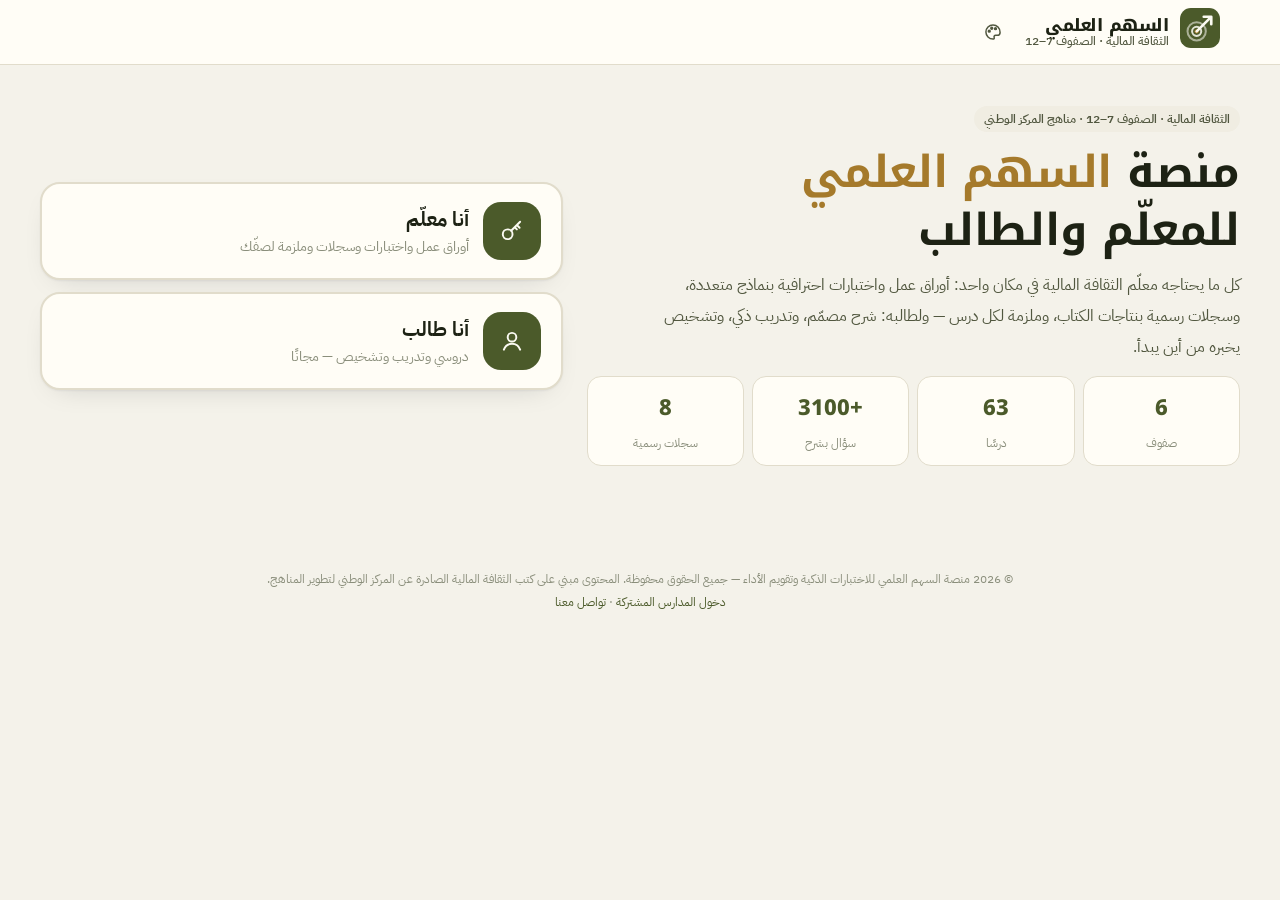
<file: index.html>
<!DOCTYPE html>
<html lang="ar" dir="rtl" data-skin="olive">
<head>
<meta charset="utf-8">
<meta http-equiv="Cache-Control" content="no-cache, must-revalidate">
<meta name="viewport" content="width=device-width, initial-scale=1, viewport-fit=cover">
<meta name="theme-color" content="#3d4a22">
<meta name="description" content="منصة السهم العلمي — الثقافة المالية للصفوف 7–12: أوراق عمل واختبارات احترافية بنماذج متعددة، سجلات رسمية بنتاجات الكتاب، ملزمة لكل درس، وتدريب وتشخيص ذكي للطلبة.">
<title>منصة السهم العلمي — الثقافة المالية للصفوف 7–12</title>
<script>
  // طلبة المدارس المشتركة (رمز QR لبطاقة الخروج، أو من سجّل دخوله سابقًا على هذا الجهاز) ← صفحة الطلبة
  (function () { try { var h = location.hash || "", q = location.search || "";
    if (q.indexOf("home") < 0 && (h.indexOf("#/go/") === 0 || h === "#portal" || localStorage.getItem("sahm_st_nid"))) location.replace("students.html" + h); } catch (e) {} })();
</script>
<link rel="manifest" href="manifest.webmanifest">
<link rel="icon" href="assets/icon.svg?v=4.1" type="image/svg+xml">
<link rel="preconnect" href="https://fonts.googleapis.com">
<link rel="preconnect" href="https://fonts.gstatic.com" crossorigin>
<link href="https://fonts.googleapis.com/css2?family=IBM+Plex+Sans+Arabic:wght@400;500;600;700&family=Noto+Kufi+Arabic:wght@600;700;800&family=Amiri:wght@700&display=swap" rel="stylesheet">
<link rel="stylesheet" href="assets/brand.css?v=4.1">
<link rel="stylesheet" href="assets/learn.css?v=4.1">
</head>
<body>
  <header class="appbar"><div class="container">
    <a class="brand" href="#" id="lnHome"><span data-logo></span><span class="wm"><b>السهم العلمي</b><span>الثقافة المالية · الصفوف 7–12</span></span></a>
    <button class="btn outline sm hide" id="lnG" aria-label="تغيير الصف"></button>
    <div class="who hide" id="lnWho"><b id="lnName">—</b><span class="pill" id="lnRole"></span></div>
    <button class="iconbtn" id="lnSkin" title="المظهر" aria-label="تغيير المظهر"><i data-ic="palette"></i></button>
  </div></header>
  <main class="dash container" id="ln"></main>
  <footer class="ln-foot"><div class="container">© <span id="lnYr"></span> منصة السهم العلمي للاختبارات الذكية وتقويم الأداء — جميع الحقوق محفوظة. المحتوى مبني على كتب الثقافة المالية الصادرة عن المركز الوطني لتطوير المناهج.
    <br><a href="teacher.html">دخول المدارس المشتركة</a> · <a href="https://wa.me/962777478595" target="_blank" rel="noopener">تواصل معنا</a></div></footer>

<script src="assets/config.js?v=4.1"></script>
<script src="assets/icons.js?v=4.1"></script>
<script src="assets/common.js?v=4.1"></script>
<script src="assets/print-pro.js?v=4.1"></script>
<script src="assets/booklet.js?v=4.1"></script>
<script src="assets/learn-records.js?v=4.1"></script>
<script src="assets/calc.js?v=4.2"></script>
<script src="assets/learn.js?v=4.2"></script>
</body>
</html>
</file>
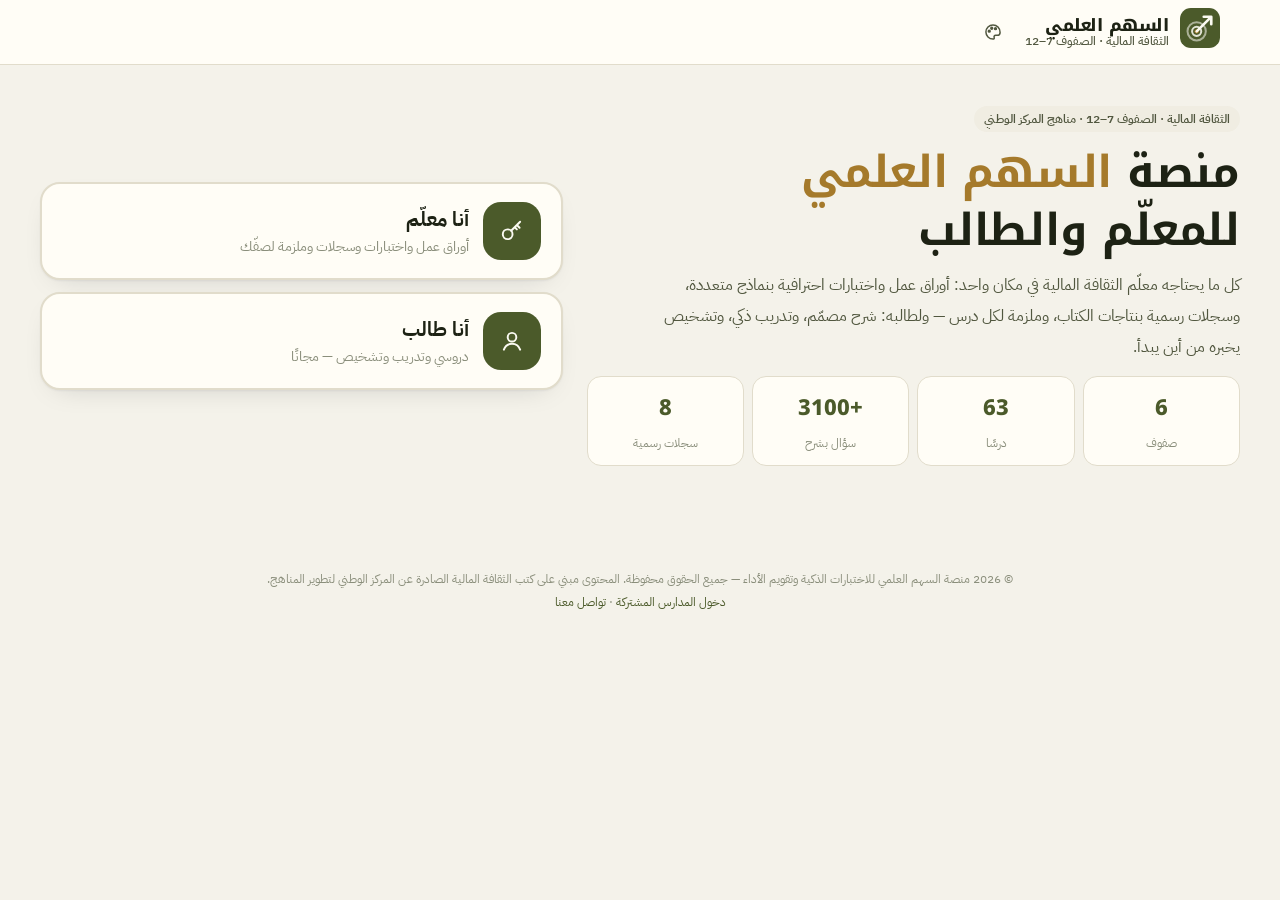
<file: 4.1 - الجزء 1 من 3 الملفات الرئيسية/index.html>
<!DOCTYPE html>
<html lang="ar" dir="rtl" data-skin="olive">
<head>
<meta charset="utf-8">
<meta http-equiv="Cache-Control" content="no-cache, must-revalidate">
<meta name="viewport" content="width=device-width, initial-scale=1, viewport-fit=cover">
<meta name="theme-color" content="#3d4a22">
<meta name="description" content="منصة السهم العلمي — الثقافة المالية للصفوف 7–12: أوراق عمل واختبارات احترافية بنماذج متعددة، سجلات رسمية بنتاجات الكتاب، ملزمة لكل درس، وتدريب وتشخيص ذكي للطلبة.">
<title>منصة السهم العلمي — الثقافة المالية للصفوف 7–12</title>
<script>
  // طلبة المدارس المشتركة (رمز QR لبطاقة الخروج، أو من سجّل دخوله سابقًا على هذا الجهاز) ← صفحة الطلبة
  (function () { try { var h = location.hash || "", q = location.search || "";
    if (q.indexOf("home") < 0 && (h.indexOf("#/go/") === 0 || h === "#portal" || localStorage.getItem("sahm_st_nid"))) location.replace("students.html" + h); } catch (e) {} })();
</script>
<link rel="manifest" href="manifest.webmanifest">
<link rel="icon" href="assets/icon.svg?v=4.1" type="image/svg+xml">
<link rel="preconnect" href="https://fonts.googleapis.com">
<link rel="preconnect" href="https://fonts.gstatic.com" crossorigin>
<link href="https://fonts.googleapis.com/css2?family=IBM+Plex+Sans+Arabic:wght@400;500;600;700&family=Noto+Kufi+Arabic:wght@600;700;800&family=Amiri:wght@700&display=swap" rel="stylesheet">
<link rel="stylesheet" href="assets/brand.css?v=4.1">
<link rel="stylesheet" href="assets/learn.css?v=4.1">
</head>
<body>
  <header class="appbar"><div class="container">
    <a class="brand" href="#" id="lnHome"><span data-logo></span><span class="wm"><b>السهم العلمي</b><span>الثقافة المالية · الصفوف 7–12</span></span></a>
    <button class="btn outline sm hide" id="lnG" aria-label="تغيير الصف"></button>
    <div class="who hide" id="lnWho"><b id="lnName">—</b><span class="pill" id="lnRole"></span></div>
    <button class="iconbtn" id="lnSkin" title="المظهر" aria-label="تغيير المظهر"><i data-ic="palette"></i></button>
  </div></header>
  <main class="dash container" id="ln"></main>
  <footer class="ln-foot"><div class="container">© <span id="lnYr"></span> منصة السهم العلمي للاختبارات الذكية وتقويم الأداء — جميع الحقوق محفوظة. المحتوى مبني على كتب الثقافة المالية الصادرة عن المركز الوطني لتطوير المناهج.
    <br><a href="teacher.html">دخول المدارس المشتركة</a> · <a href="https://wa.me/962777478595" target="_blank" rel="noopener">تواصل معنا</a></div></footer>

<script src="assets/config.js?v=4.1"></script>
<script src="assets/icons.js?v=4.1"></script>
<script src="assets/common.js?v=4.1"></script>
<script src="assets/print-pro.js?v=4.1"></script>
<script src="assets/booklet.js?v=4.1"></script>
<script src="assets/learn-records.js?v=4.1"></script>
<script src="assets/learn.js?v=4.1"></script>
</body>
</html>
</file>
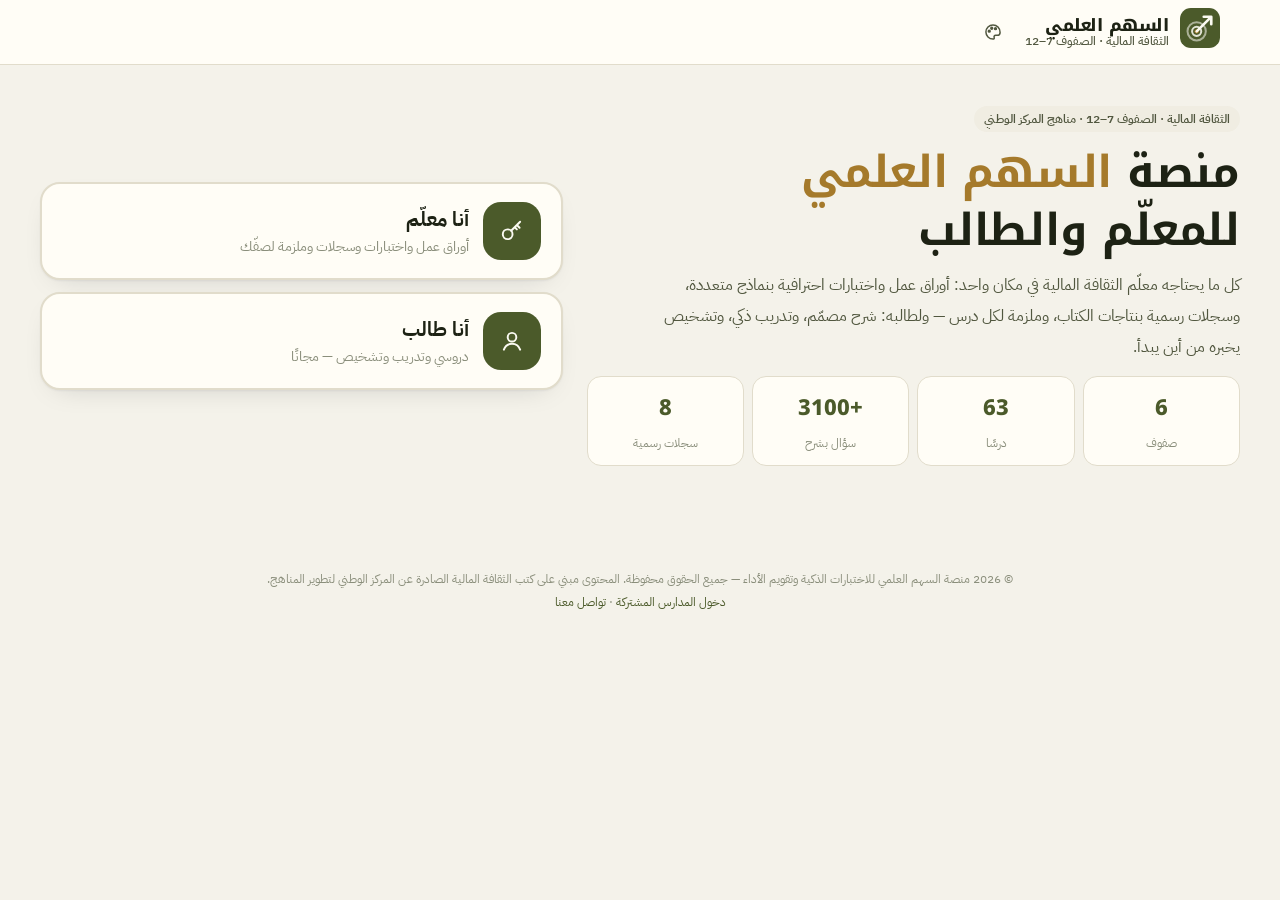
<file: learn.html>
<!DOCTYPE html><html lang="ar" dir="rtl"><head><meta charset="utf-8"><title>منصة السهم العلمي</title>
<meta http-equiv="refresh" content="0; url=index.html?home=1"><script>location.replace("index.html?home=1" + (location.hash || ""));</script></head>
<body><a href="index.html?home=1">انتقل إلى منصة السهم العلمي</a></body></html>
</file>
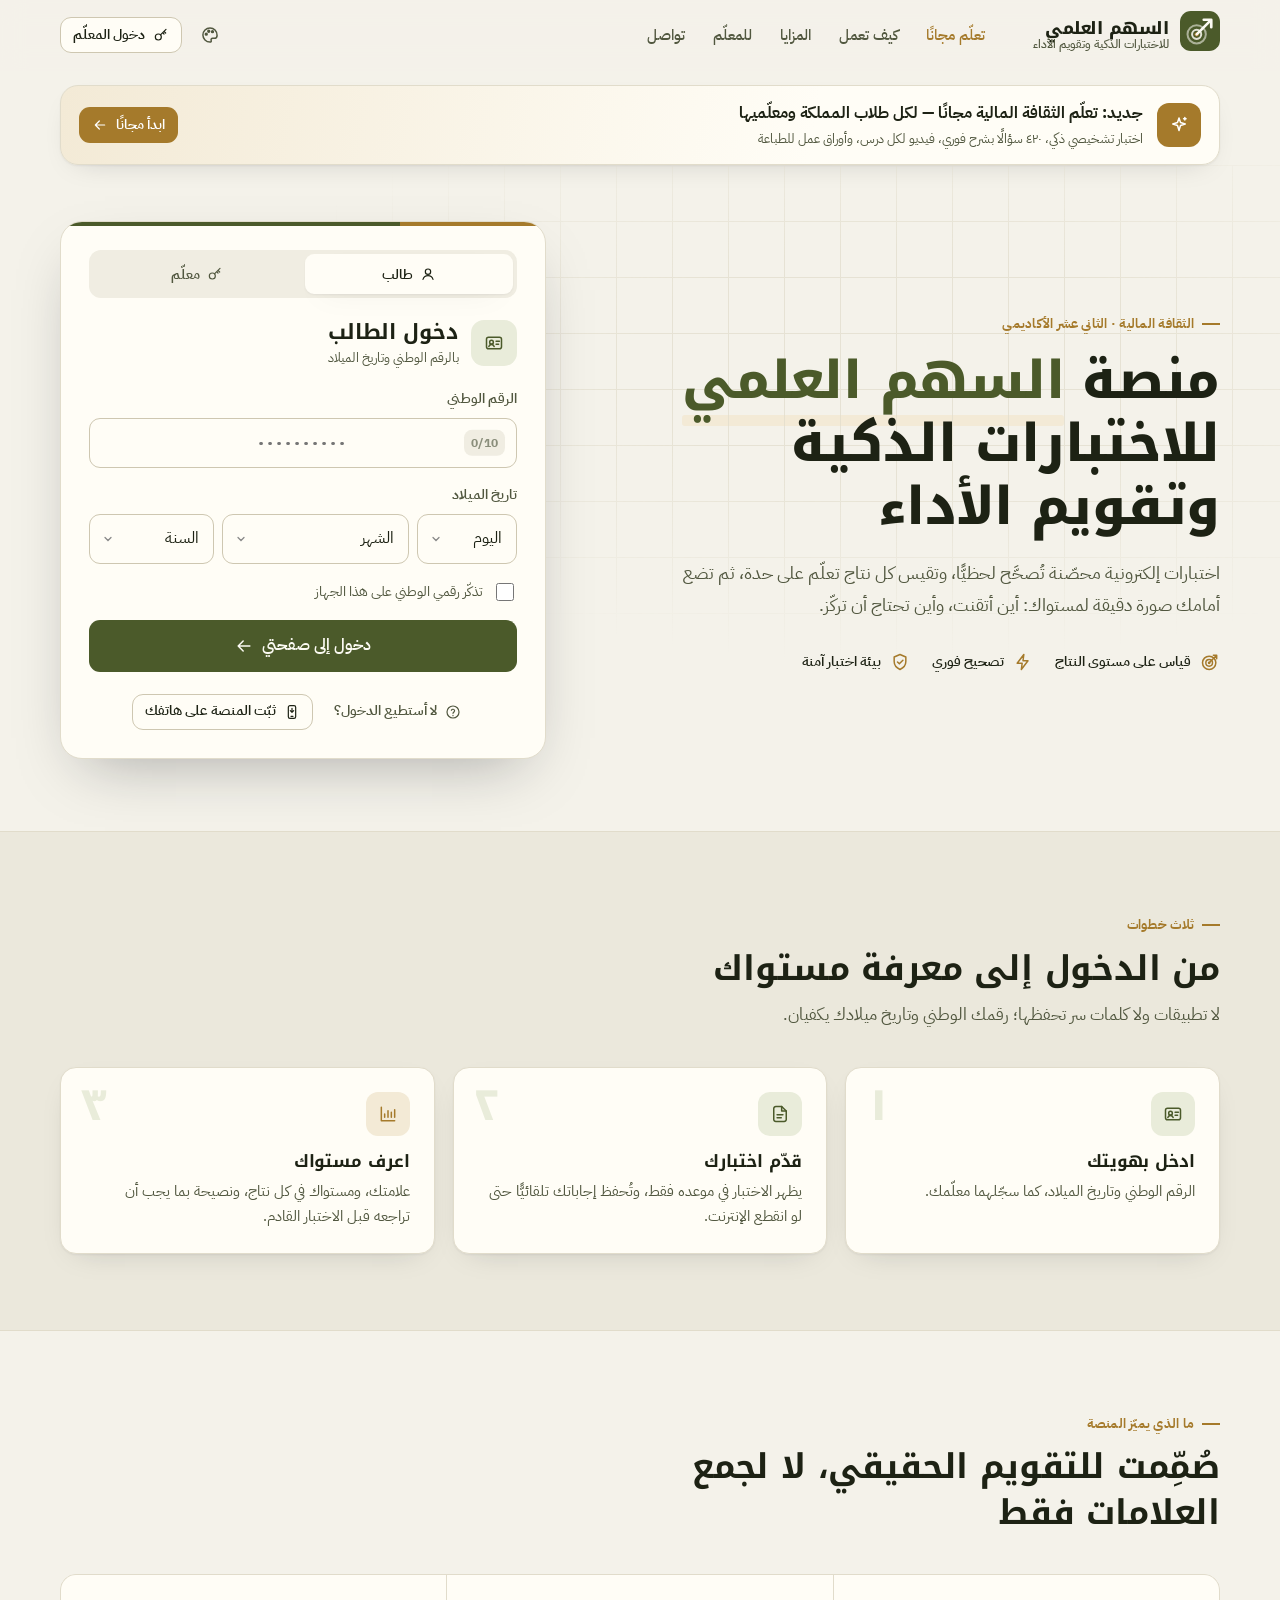
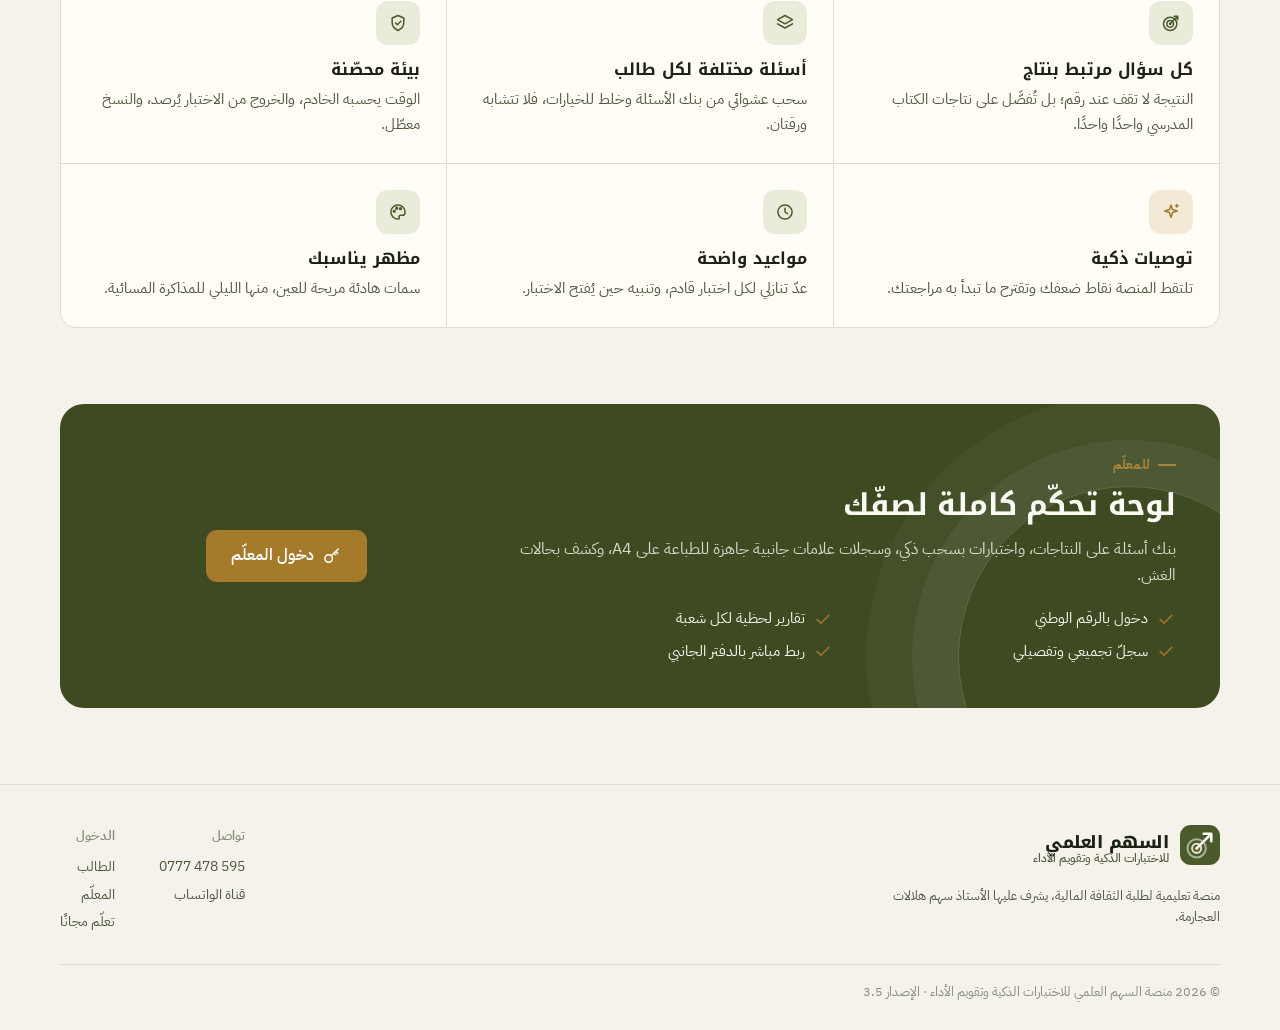
<file: students.html>
<!DOCTYPE html>
<html lang="ar" dir="rtl" data-skin="olive">
<head>
<meta charset="utf-8">
<meta http-equiv="Cache-Control" content="no-cache, must-revalidate">
<meta name="viewport" content="width=device-width, initial-scale=1, viewport-fit=cover">
<meta name="theme-color" content="#3d4a22">
<meta name="description" content="منصة السهم العلمي للاختبارات الذكية وتقويم الأداء — اختبارات إلكترونية آمنة تقيس كل نتاج تعلّم وتعرض للطالب مستواه بدقة.">
<title>منصة السهم العلمي للاختبارات الذكية وتقويم الأداء</title>
<link rel="manifest" href="manifest.webmanifest">
<link rel="icon" href="assets/icon.svg?v=4.1" type="image/svg+xml">
<link rel="preconnect" href="https://fonts.googleapis.com">
<link rel="preconnect" href="https://fonts.gstatic.com" crossorigin>
<link href="https://fonts.googleapis.com/css2?family=IBM+Plex+Sans+Arabic:wght@400;500;600;700&family=Noto+Kufi+Arabic:wght@600;700;800&display=swap" rel="stylesheet">
<link rel="stylesheet" href="assets/brand.css?v=4.1">
</head>
<body>

<!-- ======================= الموقع + الدخول ======================= -->
<div id="vLogin" class="hide">
  <header class="site-nav" id="siteNav"><div class="container">
    <a class="brand" href="#top"><span data-logo></span><span class="wm"><b>السهم العلمي</b><span>للاختبارات الذكية وتقويم الأداء</span></span></a>
    <nav aria-label="أقسام الموقع">
      <a href="index.html?home=1" class="nav-free">تعلّم مجانًا</a><a href="#how">كيف تعمل</a><a href="#features">المزايا</a><a href="#teachers">للمعلّم</a><a href="#contact">تواصل</a>
    </nav>
    <div class="end">
      <button class="iconbtn" id="skinBtnL" title="المظهر" aria-label="تغيير المظهر"><i data-ic="palette"></i></button>
      <a class="btn outline sm hide-sm" href="teacher.html"><i data-ic="key" class="sm"></i>دخول المعلّم</a>
    </div>
  </div></header>

  <section class="free-strip"><div class="container"><a href="index.html?home=1">
    <span class="fs-ic"><i data-ic="spark"></i></span><span class="fs-t"><b>جديد: تعلّم الثقافة المالية مجانًا — لكل طلاب المملكة ومعلّميها</b>
    <span>اختبار تشخيصي ذكي، ٤٢٠ سؤالًا بشرح فوري، فيديو لكل درس، وأوراق عمل للطباعة</span></span><span class="btn gold sm">ابدأ مجانًا <i data-ic="left" class="sm"></i></span></a></div></section>
  <section class="hero" id="top"><div class="container">
    <div class="reveal">
      <span class="eyebrow">الثقافة المالية · الثاني عشر الأكاديمي</span>
      <h1>منصة <em>السهم العلمي</em><br>للاختبارات الذكية وتقويم الأداء</h1>
      <p class="lead">اختبارات إلكترونية محصّنة تُصحَّح لحظيًّا، وتقيس كل نتاج تعلّم على حدة، ثم تضع أمامك صورة دقيقة لمستواك: أين أتقنت، وأين تحتاج أن تركّز.</p>
      <div class="trust">
        <div><i data-ic="target"></i>قياس على مستوى النتاج</div>
        <div><i data-ic="bolt"></i>تصحيح فوري</div>
        <div><i data-ic="shield"></i>بيئة اختبار آمنة</div>
      </div>
    </div>

    <div class="portal reveal" id="portal">
      <div class="seg" role="tablist"><button class="on" role="tab" aria-selected="true"><i data-ic="user" class="sm"></i>طالب</button><a href="teacher.html" role="tab"><i data-ic="key" class="sm"></i>معلّم</a></div>
      <div id="loginBox">
        <div class="p-head"><div class="badge"><i data-ic="id"></i></div><div><h2>دخول الطالب</h2><div class="tiny">بالرقم الوطني وتاريخ الميلاد</div></div></div>
        <form id="loginForm" autocomplete="off" novalidate>
          <div id="loginErr" class="err hide" role="alert"></div>
          <label class="field"><span>الرقم الوطني</span>
            <div class="nid-wrap" id="nidWrap">
              <input class="input mono" id="nid" inputmode="numeric" maxlength="10" required placeholder="٠٠٠٠٠٠٠٠٠٠" dir="ltr" aria-describedby="nidCount">
              <span class="count" id="nidCount">0/10</span><span class="tick"><i data-ic="checkc"></i></span>
            </div></label>
          <div class="field"><span>تاريخ الميلاد</span>
            <div class="dob">
              <select class="input" id="dobD" aria-label="اليوم" required></select>
              <select class="input" id="dobM" aria-label="الشهر" required></select>
              <select class="input" id="dobY" aria-label="السنة" required></select>
            </div></div>
          <label class="check"><input type="checkbox" id="remember"> تذكّر رقمي الوطني على هذا الجهاز</label>
          <button class="btn primary block lg" id="loginBtn" type="submit">دخول إلى صفحتي <i data-ic="left"></i></button>
          <div class="login-help"><button type="button" class="btn ghost sm" id="helpBtn"><i data-ic="help" class="sm"></i>لا أستطيع الدخول؟</button>
            <button type="button" class="btn outline sm hide" id="installBtn"><i data-ic="phone" class="sm"></i>ثبّت المنصة على هاتفك</button></div>
        </form>
      </div>
      <div id="welcomeBox" class="welcome hide" aria-live="polite">
        <div class="ok"><i data-ic="check" class="lg"></i></div>
        <h2 id="wName">أهلًا</h2><p class="muted" style="margin-top:6px">نجهّز صفحتك الآن…</p>
        <div class="step-dots"><i class="on"></i><i class="on"></i><i></i></div>
      </div>
    </div>
  </div></section>

  <section class="sec alt" id="how"><div class="container">
    <div class="sec-head reveal"><span class="eyebrow">ثلاث خطوات</span><h2>من الدخول إلى معرفة مستواك</h2><p>لا تطبيقات ولا كلمات سر تحفظها؛ رقمك الوطني وتاريخ ميلادك يكفيان.</p></div>
    <div class="steps">
      <div class="card reveal"><div class="ibox"><i data-ic="id"></i></div><h3>ادخل بهويتك</h3><p>الرقم الوطني وتاريخ الميلاد، كما سجّلهما معلّمك.</p></div>
      <div class="card reveal"><div class="ibox"><i data-ic="file"></i></div><h3>قدّم اختبارك</h3><p>يظهر الاختبار في موعده فقط، وتُحفظ إجاباتك تلقائيًّا حتى لو انقطع الإنترنت.</p></div>
      <div class="card reveal"><div class="ibox gold"><i data-ic="chart"></i></div><h3>اعرف مستواك</h3><p>علامتك، ومستواك في كل نتاج، ونصيحة بما يجب أن تراجعه قبل الاختبار القادم.</p></div>
    </div>
  </div></section>

  <section class="sec" id="features"><div class="container">
    <div class="sec-head reveal"><span class="eyebrow">ما الذي يميّز المنصة</span><h2>صُمِّمت للتقويم الحقيقي، لا لجمع العلامات فقط</h2></div>
    <div class="feat reveal">
      <div><div class="ibox"><i data-ic="target"></i></div><h3>كل سؤال مرتبط بنتاج</h3><p>النتيجة لا تقف عند رقم؛ بل تُفصَّل على نتاجات الكتاب المدرسي واحدًا واحدًا.</p></div>
      <div><div class="ibox"><i data-ic="layers"></i></div><h3>أسئلة مختلفة لكل طالب</h3><p>سحب عشوائي من بنك الأسئلة وخلط للخيارات، فلا تتشابه ورقتان.</p></div>
      <div><div class="ibox"><i data-ic="shield"></i></div><h3>بيئة محصّنة</h3><p>الوقت يحسبه الخادم، والخروج من الاختبار يُرصد، والنسخ معطّل.</p></div>
      <div><div class="ibox gold"><i data-ic="spark"></i></div><h3>توصيات ذكية</h3><p>تلتقط المنصة نقاط ضعفك وتقترح ما تبدأ به مراجعتك.</p></div>
      <div><div class="ibox"><i data-ic="clock"></i></div><h3>مواعيد واضحة</h3><p>عدّ تنازلي لكل اختبار قادم، وتنبيه حين يُفتح الاختبار.</p></div>
      <div><div class="ibox"><i data-ic="palette"></i></div><h3>مظهر يناسبك</h3><p>سمات هادئة مريحة للعين، منها الليلي للمذاكرة المسائية.</p></div>
    </div>
  </div></section>

  <section id="teachers"><div class="container">
    <div class="band reveal">
      <div><span class="eyebrow" style="color:var(--gold)">للمعلّم</span><h2 style="margin-top:10px">لوحة تحكّم كاملة لصفّك</h2>
        <p>بنك أسئلة على النتاجات، واختبارات بسحب ذكي، وسجلات علامات جانبية جاهزة للطباعة على A4، وكشف بحالات الغش.</p>
        <ul><li><i data-ic="check"></i>دخول بالرقم الوطني</li><li><i data-ic="check"></i>تقارير لحظية لكل شعبة</li>
            <li><i data-ic="check"></i>سجلّ تجميعي وتفصيلي</li><li><i data-ic="check"></i>ربط مباشر بالدفتر الجانبي</li></ul></div>
      <div style="text-align:center"><a class="btn gold lg" href="teacher.html"><i data-ic="key"></i>دخول المعلّم</a></div>
    </div>
  </div></section>

  <footer class="site-foot" id="contact"><div class="container">
    <div style="max-width:360px">
      <a class="brand" href="#top"><span data-logo></span><span class="wm"><b>السهم العلمي</b><span>للاختبارات الذكية وتقويم الأداء</span></span></a>
      <p class="tiny" style="margin-top:12px">منصة تعليمية لطلبة الثقافة المالية، يشرف عليها الأستاذ سهم هلالات العجارمة.</p>
    </div>
    <div class="cols">
      <div><b>تواصل</b><a href="tel:0777478595" dir="ltr" style="text-align:right">0777 478 595</a><a href="https://whatsapp.com/channel/0029VbDEOn26hENv5mIE1m0L" target="_blank" rel="noopener">قناة الواتساب</a></div>
      <div><b>الدخول</b><a href="#portal">الطالب</a><a href="teacher.html">المعلّم</a><a href="index.html?home=1">تعلّم مجانًا</a></div>
    </div>
    <div class="copy">© <span id="yr"></span> منصة السهم العلمي للاختبارات الذكية وتقويم الأداء · الإصدار 3.5</div>
  </div></footer>
</div>

<!-- ======================= لوحة الطالب ======================= -->
<div id="vHome" class="hide">
  <header class="appbar"><div class="container">
    <a class="brand" href="#" id="homeLink"><span data-logo></span><span class="wm"><b>السهم العلمي</b><span>صفحة الطالب</span></span></a>
    <div class="who"><b id="hName">—</b><span class="avatar" id="hAv">—</span></div>
    <button class="iconbtn" id="refreshBtn" title="تحديث" aria-label="تحديث"><i data-ic="refresh"></i></button>
    <button class="iconbtn" id="skinBtn" title="المظهر" aria-label="تغيير المظهر"><i data-ic="palette"></i></button>
    <button class="iconbtn" id="logoutBtn" title="خروج" aria-label="تسجيل الخروج"><i data-ic="logout"></i></button>
  </div></header>
  <main class="dash container" id="dash"></main>
</div>

<!-- ======================= الاختبار ======================= -->
<section id="vExam" class="hide noselect">
  <div class="exam-top"><div class="container">
    <div class="grow"><div style="font-weight:700;font-family:var(--f-disp)" id="xTitle"></div>
      <div class="tiny"><span id="xProg"></span> · <span id="xSaved">—</span></div></div>
    <div class="timer mono" id="xTimer">--:--</div>
  </div>
  <div class="bar"><i id="xBar" style="width:0"></i></div>
  <div class="gbar hide" id="gBar"></div></div>
  <div class="wmark hide" id="wmark" aria-hidden="true"></div>
  <div class="gwarn" id="gWarn" role="alert"></div>
  <main class="exam-main">
    <div class="card qcard" id="xCard"></div>
    <div class="row sp" style="margin-top:14px">
      <button class="btn outline" id="xPrev"><i data-ic="right" class="sm"></i>السابق</button>
      <button class="btn ghost sm" id="xFlag"><i data-ic="flag" class="sm"></i>علّم للمراجعة</button>
      <button class="btn primary" id="xNext">التالي<i data-ic="left" class="sm"></i></button>
    </div>
    <div class="card pad" style="margin-top:16px">
      <div class="row sp" style="margin-bottom:12px"><b style="font-size:14px">خريطة الأسئلة</b>
        <span class="tiny"><span style="color:var(--accent)">■</span> مُجاب · <span style="color:var(--gold)">●</span> معلَّم</span></div>
      <div class="qnav" id="xNav"></div>
      <button class="btn primary block lg" id="xSubmit" style="margin-top:16px">تسليم الإجابات</button>
    </div>
  </main>
</section>

<!-- ======================= النتيجة ======================= -->
<section id="vResult" class="hide">
  <header class="appbar"><div class="container"><span data-logo class="brand"></span><h2 id="rTitle" style="font-size:18px">النتيجة</h2></div></header>
  <main class="exam-main"><div id="rBody"></div>
    <button class="btn primary block lg" id="rBack" style="margin-top:16px">العودة إلى صفحتي</button></main>
</section>

<div id="fsLock" class="lock hide"><div>
  <div class="ibox" style="margin:0 auto 12px;width:64px;height:64px"><i data-ic="lock" class="lg"></i></div>
  <h2 style="margin:8px 0">عُد إلى وضع ملء الشاشة</h2>
  <p class="muted">هذا الاختبار يتطلّب البقاء في ملء الشاشة، وكل خروج يُسجَّل للمعلّم.</p>
  <button class="btn primary lg" id="fsBack" style="margin-top:16px">متابعة الاختبار</button>
</div></div>

<script src="assets/config.js?v=4.1"></script>
<script src="assets/icons.js?v=4.1"></script>
<script src="assets/common.js?v=4.1"></script>
<script src="assets/calc.js?v=4.2"></script>
<script src="assets/student.js?v=4.2"></script>
</body>
</html>
</file>
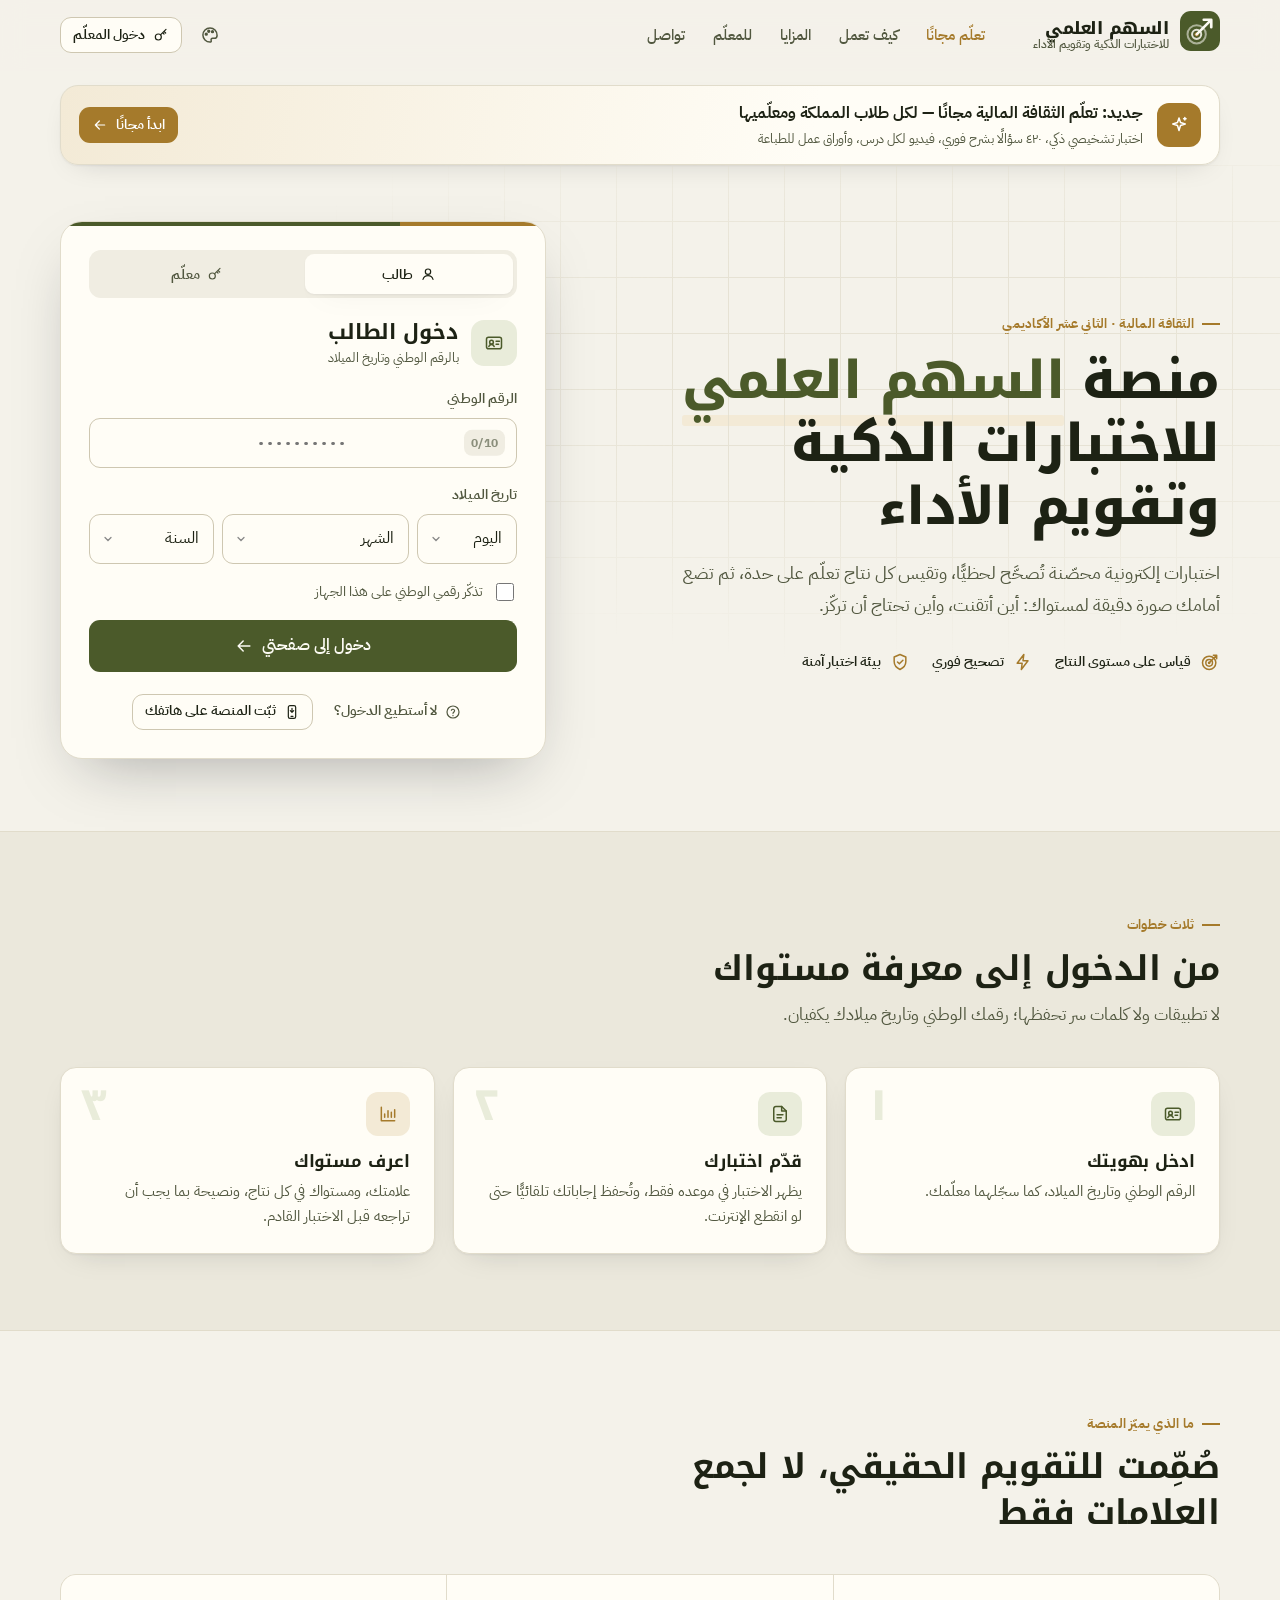
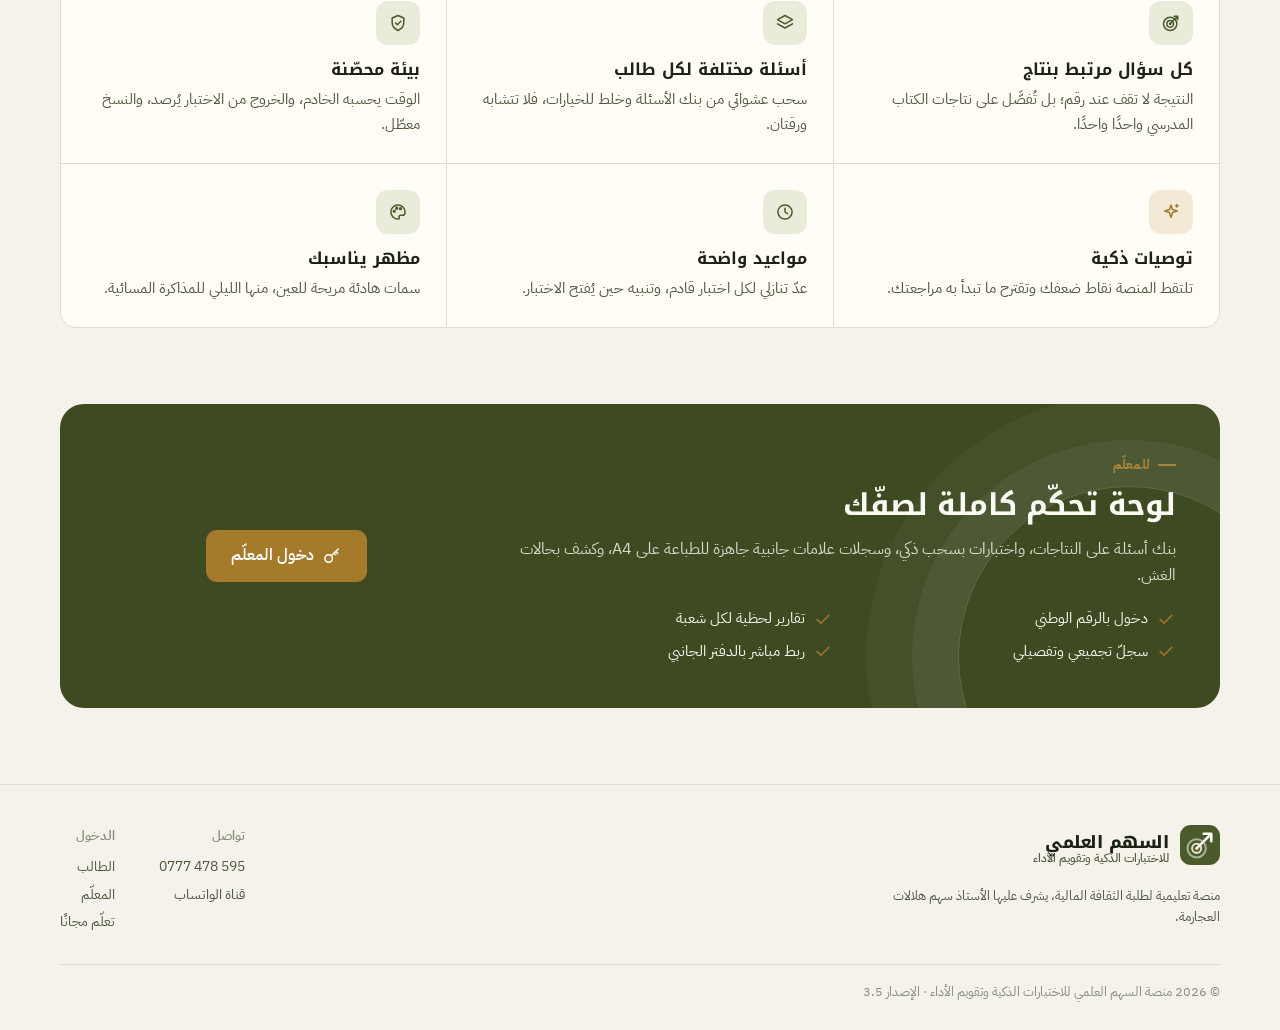
<file: 4.1 - الجزء 1 من 3 الملفات الرئيسية/students.html>
<!DOCTYPE html>
<html lang="ar" dir="rtl" data-skin="olive">
<head>
<meta charset="utf-8">
<meta http-equiv="Cache-Control" content="no-cache, must-revalidate">
<meta name="viewport" content="width=device-width, initial-scale=1, viewport-fit=cover">
<meta name="theme-color" content="#3d4a22">
<meta name="description" content="منصة السهم العلمي للاختبارات الذكية وتقويم الأداء — اختبارات إلكترونية آمنة تقيس كل نتاج تعلّم وتعرض للطالب مستواه بدقة.">
<title>منصة السهم العلمي للاختبارات الذكية وتقويم الأداء</title>
<link rel="manifest" href="manifest.webmanifest">
<link rel="icon" href="assets/icon.svg?v=4.1" type="image/svg+xml">
<link rel="preconnect" href="https://fonts.googleapis.com">
<link rel="preconnect" href="https://fonts.gstatic.com" crossorigin>
<link href="https://fonts.googleapis.com/css2?family=IBM+Plex+Sans+Arabic:wght@400;500;600;700&family=Noto+Kufi+Arabic:wght@600;700;800&display=swap" rel="stylesheet">
<link rel="stylesheet" href="assets/brand.css?v=4.1">
</head>
<body>

<!-- ======================= الموقع + الدخول ======================= -->
<div id="vLogin" class="hide">
  <header class="site-nav" id="siteNav"><div class="container">
    <a class="brand" href="#top"><span data-logo></span><span class="wm"><b>السهم العلمي</b><span>للاختبارات الذكية وتقويم الأداء</span></span></a>
    <nav aria-label="أقسام الموقع">
      <a href="index.html?home=1" class="nav-free">تعلّم مجانًا</a><a href="#how">كيف تعمل</a><a href="#features">المزايا</a><a href="#teachers">للمعلّم</a><a href="#contact">تواصل</a>
    </nav>
    <div class="end">
      <button class="iconbtn" id="skinBtnL" title="المظهر" aria-label="تغيير المظهر"><i data-ic="palette"></i></button>
      <a class="btn outline sm hide-sm" href="teacher.html"><i data-ic="key" class="sm"></i>دخول المعلّم</a>
    </div>
  </div></header>

  <section class="free-strip"><div class="container"><a href="index.html?home=1">
    <span class="fs-ic"><i data-ic="spark"></i></span><span class="fs-t"><b>جديد: تعلّم الثقافة المالية مجانًا — لكل طلاب المملكة ومعلّميها</b>
    <span>اختبار تشخيصي ذكي، ٤٢٠ سؤالًا بشرح فوري، فيديو لكل درس، وأوراق عمل للطباعة</span></span><span class="btn gold sm">ابدأ مجانًا <i data-ic="left" class="sm"></i></span></a></div></section>
  <section class="hero" id="top"><div class="container">
    <div class="reveal">
      <span class="eyebrow">الثقافة المالية · الثاني عشر الأكاديمي</span>
      <h1>منصة <em>السهم العلمي</em><br>للاختبارات الذكية وتقويم الأداء</h1>
      <p class="lead">اختبارات إلكترونية محصّنة تُصحَّح لحظيًّا، وتقيس كل نتاج تعلّم على حدة، ثم تضع أمامك صورة دقيقة لمستواك: أين أتقنت، وأين تحتاج أن تركّز.</p>
      <div class="trust">
        <div><i data-ic="target"></i>قياس على مستوى النتاج</div>
        <div><i data-ic="bolt"></i>تصحيح فوري</div>
        <div><i data-ic="shield"></i>بيئة اختبار آمنة</div>
      </div>
    </div>

    <div class="portal reveal" id="portal">
      <div class="seg" role="tablist"><button class="on" role="tab" aria-selected="true"><i data-ic="user" class="sm"></i>طالب</button><a href="teacher.html" role="tab"><i data-ic="key" class="sm"></i>معلّم</a></div>
      <div id="loginBox">
        <div class="p-head"><div class="badge"><i data-ic="id"></i></div><div><h2>دخول الطالب</h2><div class="tiny">بالرقم الوطني وتاريخ الميلاد</div></div></div>
        <form id="loginForm" autocomplete="off" novalidate>
          <div id="loginErr" class="err hide" role="alert"></div>
          <label class="field"><span>الرقم الوطني</span>
            <div class="nid-wrap" id="nidWrap">
              <input class="input mono" id="nid" inputmode="numeric" maxlength="10" required placeholder="٠٠٠٠٠٠٠٠٠٠" dir="ltr" aria-describedby="nidCount">
              <span class="count" id="nidCount">0/10</span><span class="tick"><i data-ic="checkc"></i></span>
            </div></label>
          <div class="field"><span>تاريخ الميلاد</span>
            <div class="dob">
              <select class="input" id="dobD" aria-label="اليوم" required></select>
              <select class="input" id="dobM" aria-label="الشهر" required></select>
              <select class="input" id="dobY" aria-label="السنة" required></select>
            </div></div>
          <label class="check"><input type="checkbox" id="remember"> تذكّر رقمي الوطني على هذا الجهاز</label>
          <button class="btn primary block lg" id="loginBtn" type="submit">دخول إلى صفحتي <i data-ic="left"></i></button>
          <div class="login-help"><button type="button" class="btn ghost sm" id="helpBtn"><i data-ic="help" class="sm"></i>لا أستطيع الدخول؟</button>
            <button type="button" class="btn outline sm hide" id="installBtn"><i data-ic="phone" class="sm"></i>ثبّت المنصة على هاتفك</button></div>
        </form>
      </div>
      <div id="welcomeBox" class="welcome hide" aria-live="polite">
        <div class="ok"><i data-ic="check" class="lg"></i></div>
        <h2 id="wName">أهلًا</h2><p class="muted" style="margin-top:6px">نجهّز صفحتك الآن…</p>
        <div class="step-dots"><i class="on"></i><i class="on"></i><i></i></div>
      </div>
    </div>
  </div></section>

  <section class="sec alt" id="how"><div class="container">
    <div class="sec-head reveal"><span class="eyebrow">ثلاث خطوات</span><h2>من الدخول إلى معرفة مستواك</h2><p>لا تطبيقات ولا كلمات سر تحفظها؛ رقمك الوطني وتاريخ ميلادك يكفيان.</p></div>
    <div class="steps">
      <div class="card reveal"><div class="ibox"><i data-ic="id"></i></div><h3>ادخل بهويتك</h3><p>الرقم الوطني وتاريخ الميلاد، كما سجّلهما معلّمك.</p></div>
      <div class="card reveal"><div class="ibox"><i data-ic="file"></i></div><h3>قدّم اختبارك</h3><p>يظهر الاختبار في موعده فقط، وتُحفظ إجاباتك تلقائيًّا حتى لو انقطع الإنترنت.</p></div>
      <div class="card reveal"><div class="ibox gold"><i data-ic="chart"></i></div><h3>اعرف مستواك</h3><p>علامتك، ومستواك في كل نتاج، ونصيحة بما يجب أن تراجعه قبل الاختبار القادم.</p></div>
    </div>
  </div></section>

  <section class="sec" id="features"><div class="container">
    <div class="sec-head reveal"><span class="eyebrow">ما الذي يميّز المنصة</span><h2>صُمِّمت للتقويم الحقيقي، لا لجمع العلامات فقط</h2></div>
    <div class="feat reveal">
      <div><div class="ibox"><i data-ic="target"></i></div><h3>كل سؤال مرتبط بنتاج</h3><p>النتيجة لا تقف عند رقم؛ بل تُفصَّل على نتاجات الكتاب المدرسي واحدًا واحدًا.</p></div>
      <div><div class="ibox"><i data-ic="layers"></i></div><h3>أسئلة مختلفة لكل طالب</h3><p>سحب عشوائي من بنك الأسئلة وخلط للخيارات، فلا تتشابه ورقتان.</p></div>
      <div><div class="ibox"><i data-ic="shield"></i></div><h3>بيئة محصّنة</h3><p>الوقت يحسبه الخادم، والخروج من الاختبار يُرصد، والنسخ معطّل.</p></div>
      <div><div class="ibox gold"><i data-ic="spark"></i></div><h3>توصيات ذكية</h3><p>تلتقط المنصة نقاط ضعفك وتقترح ما تبدأ به مراجعتك.</p></div>
      <div><div class="ibox"><i data-ic="clock"></i></div><h3>مواعيد واضحة</h3><p>عدّ تنازلي لكل اختبار قادم، وتنبيه حين يُفتح الاختبار.</p></div>
      <div><div class="ibox"><i data-ic="palette"></i></div><h3>مظهر يناسبك</h3><p>سمات هادئة مريحة للعين، منها الليلي للمذاكرة المسائية.</p></div>
    </div>
  </div></section>

  <section id="teachers"><div class="container">
    <div class="band reveal">
      <div><span class="eyebrow" style="color:var(--gold)">للمعلّم</span><h2 style="margin-top:10px">لوحة تحكّم كاملة لصفّك</h2>
        <p>بنك أسئلة على النتاجات، واختبارات بسحب ذكي، وسجلات علامات جانبية جاهزة للطباعة على A4، وكشف بحالات الغش.</p>
        <ul><li><i data-ic="check"></i>دخول بالرقم الوطني</li><li><i data-ic="check"></i>تقارير لحظية لكل شعبة</li>
            <li><i data-ic="check"></i>سجلّ تجميعي وتفصيلي</li><li><i data-ic="check"></i>ربط مباشر بالدفتر الجانبي</li></ul></div>
      <div style="text-align:center"><a class="btn gold lg" href="teacher.html"><i data-ic="key"></i>دخول المعلّم</a></div>
    </div>
  </div></section>

  <footer class="site-foot" id="contact"><div class="container">
    <div style="max-width:360px">
      <a class="brand" href="#top"><span data-logo></span><span class="wm"><b>السهم العلمي</b><span>للاختبارات الذكية وتقويم الأداء</span></span></a>
      <p class="tiny" style="margin-top:12px">منصة تعليمية لطلبة الثقافة المالية، يشرف عليها الأستاذ سهم هلالات العجارمة.</p>
    </div>
    <div class="cols">
      <div><b>تواصل</b><a href="tel:0777478595" dir="ltr" style="text-align:right">0777 478 595</a><a href="https://whatsapp.com/channel/0029VbDEOn26hENv5mIE1m0L" target="_blank" rel="noopener">قناة الواتساب</a></div>
      <div><b>الدخول</b><a href="#portal">الطالب</a><a href="teacher.html">المعلّم</a><a href="index.html?home=1">تعلّم مجانًا</a></div>
    </div>
    <div class="copy">© <span id="yr"></span> منصة السهم العلمي للاختبارات الذكية وتقويم الأداء · الإصدار 3.5</div>
  </div></footer>
</div>

<!-- ======================= لوحة الطالب ======================= -->
<div id="vHome" class="hide">
  <header class="appbar"><div class="container">
    <a class="brand" href="#" id="homeLink"><span data-logo></span><span class="wm"><b>السهم العلمي</b><span>صفحة الطالب</span></span></a>
    <div class="who"><b id="hName">—</b><span class="avatar" id="hAv">—</span></div>
    <button class="iconbtn" id="refreshBtn" title="تحديث" aria-label="تحديث"><i data-ic="refresh"></i></button>
    <button class="iconbtn" id="skinBtn" title="المظهر" aria-label="تغيير المظهر"><i data-ic="palette"></i></button>
    <button class="iconbtn" id="logoutBtn" title="خروج" aria-label="تسجيل الخروج"><i data-ic="logout"></i></button>
  </div></header>
  <main class="dash container" id="dash"></main>
</div>

<!-- ======================= الاختبار ======================= -->
<section id="vExam" class="hide noselect">
  <div class="exam-top"><div class="container">
    <div class="grow"><div style="font-weight:700;font-family:var(--f-disp)" id="xTitle"></div>
      <div class="tiny"><span id="xProg"></span> · <span id="xSaved">—</span></div></div>
    <div class="timer mono" id="xTimer">--:--</div>
  </div>
  <div class="bar"><i id="xBar" style="width:0"></i></div>
  <div class="gbar hide" id="gBar"></div></div>
  <div class="wmark hide" id="wmark" aria-hidden="true"></div>
  <div class="gwarn" id="gWarn" role="alert"></div>
  <main class="exam-main">
    <div class="card qcard" id="xCard"></div>
    <div class="row sp" style="margin-top:14px">
      <button class="btn outline" id="xPrev"><i data-ic="right" class="sm"></i>السابق</button>
      <button class="btn ghost sm" id="xFlag"><i data-ic="flag" class="sm"></i>علّم للمراجعة</button>
      <button class="btn primary" id="xNext">التالي<i data-ic="left" class="sm"></i></button>
    </div>
    <div class="card pad" style="margin-top:16px">
      <div class="row sp" style="margin-bottom:12px"><b style="font-size:14px">خريطة الأسئلة</b>
        <span class="tiny"><span style="color:var(--accent)">■</span> مُجاب · <span style="color:var(--gold)">●</span> معلَّم</span></div>
      <div class="qnav" id="xNav"></div>
      <button class="btn primary block lg" id="xSubmit" style="margin-top:16px">تسليم الإجابات</button>
    </div>
  </main>
</section>

<!-- ======================= النتيجة ======================= -->
<section id="vResult" class="hide">
  <header class="appbar"><div class="container"><span data-logo class="brand"></span><h2 id="rTitle" style="font-size:18px">النتيجة</h2></div></header>
  <main class="exam-main"><div id="rBody"></div>
    <button class="btn primary block lg" id="rBack" style="margin-top:16px">العودة إلى صفحتي</button></main>
</section>

<div id="fsLock" class="lock hide"><div>
  <div class="ibox" style="margin:0 auto 12px;width:64px;height:64px"><i data-ic="lock" class="lg"></i></div>
  <h2 style="margin:8px 0">عُد إلى وضع ملء الشاشة</h2>
  <p class="muted">هذا الاختبار يتطلّب البقاء في ملء الشاشة، وكل خروج يُسجَّل للمعلّم.</p>
  <button class="btn primary lg" id="fsBack" style="margin-top:16px">متابعة الاختبار</button>
</div></div>

<script src="assets/config.js?v=4.1"></script>
<script src="assets/icons.js?v=4.1"></script>
<script src="assets/common.js?v=4.1"></script>
<script src="assets/student.js?v=4.1"></script>
</body>
</html>
</file>
<file: assets/brand.css>
/* =====================================================================
   منصة السهم العلمي للاختبارات الذكية وتقويم الأداء — نظام التصميم
   السمات: white (رسمي أبيض) · navy (كحلي) · olive (زيتي) · night (ليلي)
   ===================================================================== */
:root, :root[data-skin="white"]{
  --bg:#f6f5f1; --bg-2:#efede6; --surface:#ffffff; --surface-2:#f3f1ec; --line:#e3dfd6; --line-2:#d3cec2;
  --ink:#141820; --ink-2:#4b5361; --ink-3:#868d98;
  --accent:#16325a; --accent-2:#22477c; --accent-ink:#ffffff; --accent-soft:#e7ecf4; --accent-line:#c5d1e3;
  --gold:#a3742a; --gold-soft:#f5ecdc;
  --hero:#16325a; --hero-ink:#ffffff; --hero-2:#1f3f6d;
  --ok:#2c6a3b; --ok-bg:#e5f0e6; --warn:#946414; --warn-bg:#f7eedb; --danger:#a1302a; --danger-bg:#f8e6e4;
  --l1:#a1302a; --l1-bg:#f8e6e4; --l2:#946414; --l2-bg:#f7eedb; --l3:#22477c; --l3-bg:#e7ecf4; --l4:#2c6a3b; --l4-bg:#e5f0e6;
  /* جسور لملف app.css القديم */
  --brand:var(--accent); --brand-2:var(--accent-2); --brand-ink:var(--accent-ink); --brand-soft:var(--accent-soft);
  --sh:0 1px 2px rgba(20,24,32,.05), 0 10px 30px -18px rgba(20,24,32,.25);
  --sh-lg:0 24px 60px -24px rgba(20,24,32,.35);
  --r:16px; --r-sm:11px; --r-xs:8px;
  --f-body:"IBM Plex Sans Arabic", system-ui, -apple-system, "Segoe UI", sans-serif;
  --f-disp:"Noto Kufi Arabic", "IBM Plex Sans Arabic", sans-serif;
  --f-serif:"Amiri", "Noto Naskh Arabic", serif;
  --safe-b: env(safe-area-inset-bottom, 0px);
  color-scheme: light;
}
:root[data-skin="navy"]{
  --bg:#f3f0e8; --bg-2:#e9e4d8; --surface:#fffdf8; --surface-2:#f1ece1; --line:#e0d9c8; --line-2:#cfc6b1;
  --ink:#101826; --ink-2:#47505f; --ink-3:#858b93;
  --accent:#0d2340; --accent-2:#173661; --accent-ink:#fffaf0; --accent-soft:#e4e8ef; --accent-line:#c2cad8;
  --gold:#b3842f; --gold-soft:#f4e9d2; --hero:#0d2340; --hero-ink:#fffaf0; --hero-2:#173661;
  --l3:#173661; --l3-bg:#e4e8ef;
}
:root[data-skin="olive"]{
  --bg:#f4f2ea; --bg-2:#ebe8dc; --surface:#fffdf6; --surface-2:#f0ede2; --line:#e1dccb; --line-2:#cec7b1;
  --ink:#1d2214; --ink-2:#51573f; --ink-3:#8a8e7b;
  --accent:#4b5a2a; --accent-2:#5f7135; --accent-ink:#fbfaf2; --accent-soft:#e9ecda; --accent-line:#cdd4b2;
  --gold:#a57a2b; --gold-soft:#f3ead6; --hero:#3d4a22; --hero-ink:#fbfaf2; --hero-2:#4b5a2a;
  --l3:#4b6a8a; --l3-bg:#e6edf3; --l4:#4b5a2a; --l4-bg:#e9ecda;
}
:root[data-skin="night"]{
  --bg:#0e1113; --bg-2:#131719; --surface:#171b1e; --surface-2:#1e2326; --line:#2a3034; --line-2:#363d42;
  --ink:#ebe8e1; --ink-2:#a9a8a0; --ink-3:#73766f;
  --accent:#b9c37f; --accent-2:#cbd396; --accent-ink:#171a0d; --accent-soft:#252a1c; --accent-line:#3c4429;
  --gold:#d2a95b; --gold-soft:#2a2316; --hero:#171b1e; --hero-ink:#ebe8e1; --hero-2:#1e2326;
  --ok:#86c08f; --ok-bg:#16241a; --warn:#e0b45c; --warn-bg:#2a2214; --danger:#e48a80; --danger-bg:#2c1716;
  --l1:#e48a80; --l1-bg:#2c1716; --l2:#e0b45c; --l2-bg:#2a2214; --l3:#8fb3e0; --l3-bg:#162130; --l4:#86c08f; --l4-bg:#16241a;
  --sh:0 1px 2px rgba(0,0,0,.4), 0 10px 30px -18px rgba(0,0,0,.7); --sh-lg:0 24px 60px -24px rgba(0,0,0,.8);
  color-scheme: dark;
}

/* ---------- أساس ---------- */
*{box-sizing:border-box;-webkit-tap-highlight-color:transparent}
html{scroll-behavior:smooth}
html,body{margin:0;padding:0}
body{font-family:var(--f-body);background:var(--bg);color:var(--ink);font-size:15.5px;line-height:1.7;
  overflow-x:hidden;-webkit-font-smoothing:antialiased;text-rendering:optimizeLegibility}
button,input,select,textarea{font:inherit;color:inherit}
button{cursor:pointer;border:0;background:none}
button:disabled{opacity:.55;cursor:not-allowed}
h1,h2,h3,h4{margin:0;line-height:1.35;font-family:var(--f-disp);font-weight:700;letter-spacing:-.005em}
p{margin:0}
a{color:var(--accent);text-decoration:none}
a:hover{text-decoration:underline}
:focus-visible{outline:2.5px solid var(--gold);outline-offset:2px;border-radius:6px}
::selection{background:var(--accent);color:var(--accent-ink)}
.hide{display:none!important}
.mono,.num{font-variant-numeric:tabular-nums;font-feature-settings:"tnum"}
.muted{color:var(--ink-2)} .faint{color:var(--ink-3)} .tiny{font-size:12.5px;color:var(--ink-2)}
.row{display:flex;align-items:center;gap:10px} .wrap{flex-wrap:wrap} .grow{flex:1;min-width:0} .sp{justify-content:space-between}
.stack{display:grid;gap:12px}
.container{width:100%;max-width:1200px;margin-inline:auto;padding-inline:20px}
.ic{width:20px;height:20px;flex:none;stroke:currentColor;fill:none;stroke-width:1.8;stroke-linecap:round;stroke-linejoin:round}
.ic.lg{width:26px;height:26px} .ic.sm{width:16px;height:16px}
.sr{position:absolute;width:1px;height:1px;overflow:hidden;clip:rect(0 0 0 0)}

/* ---------- الشعار ---------- */
.brand{display:flex;align-items:center;gap:11px;color:inherit;text-decoration:none!important}
.brand .mark{width:40px;height:40px;flex:none}
.brand .wm{display:flex;flex-direction:column;line-height:1.2}
.brand .wm b{font-family:var(--f-disp);font-size:17px;font-weight:800;letter-spacing:-.01em}
.brand .wm span{font-size:11.5px;color:var(--ink-2);font-weight:500}
.mark .m-bg{fill:var(--accent)} .mark .m-fg{stroke:var(--accent-ink)} .mark .m-dot{fill:var(--gold)}

/* ---------- أزرار وحقول ---------- */
.btn{display:inline-flex;align-items:center;justify-content:center;gap:8px;min-height:44px;padding:0 18px;border-radius:var(--r-sm);
  font-weight:600;font-size:15px;border:1px solid transparent;transition:background .15s,border-color .15s,transform .08s,box-shadow .15s;
  text-decoration:none!important;white-space:nowrap}
.btn:active:not(:disabled){transform:translateY(1px)}
.btn.primary{background:var(--accent);color:var(--accent-ink)}
.btn.primary:hover:not(:disabled){background:var(--accent-2)}
.btn.gold{background:var(--gold);color:#fff}
.btn.outline{border-color:var(--line-2);background:var(--surface);color:var(--ink)}
.btn.outline:hover{border-color:var(--accent);color:var(--accent)}
.btn.ghost{color:var(--ink-2)} .btn.ghost:hover{background:var(--surface-2);color:var(--ink)}
.btn.danger{background:var(--danger);color:#fff}
.btn.lg{min-height:52px;font-size:16px;padding:0 24px}
.btn.sm{min-height:36px;font-size:13.5px;padding:0 12px}
.btn.block{width:100%}
.btn .spin{width:18px;height:18px;border-radius:50%;border:2px solid currentColor;border-inline-end-color:transparent;animation:spin .7s linear infinite}
@keyframes spin{to{transform:rotate(360deg)}}
.iconbtn{width:40px;height:40px;border-radius:12px;display:grid;place-items:center;color:var(--ink-2);flex:none;border:1px solid transparent}
.iconbtn:hover{background:var(--surface-2);color:var(--ink);border-color:var(--line)}

.field{display:grid;gap:7px}
.field>span,.lbl{font-size:13.5px;font-weight:600;color:var(--ink-2)}
.input{width:100%;min-height:50px;border:1.5px solid var(--line-2);background:var(--surface);border-radius:var(--r-sm);padding:0 14px;
  font-size:16px;transition:border-color .15s, box-shadow .15s;outline:none;appearance:none}
.input:focus{border-color:var(--accent);box-shadow:0 0 0 4px var(--accent-soft)}
.input.bad{border-color:var(--danger);box-shadow:0 0 0 4px var(--danger-bg)}
select.input{background-image:url("data:image/svg+xml,%3Csvg xmlns='http://www.w3.org/2000/svg' width='12' height='12' viewBox='0 0 24 24' fill='none' stroke='%23888' stroke-width='2.5' stroke-linecap='round'%3E%3Cpath d='m6 9 6 6 6-6'/%3E%3C/svg%3E");
  background-position:left 12px center;background-repeat:no-repeat;padding-left:30px}
.err{background:var(--danger-bg);color:var(--danger);border-radius:var(--r-sm);padding:10px 14px;font-size:14px;font-weight:500;display:flex;gap:8px;align-items:flex-start}

.card{background:var(--surface);border:1px solid var(--line);border-radius:var(--r);box-shadow:var(--sh)}
.card.pad{padding:20px}
.pill{display:inline-flex;align-items:center;gap:6px;font-size:12px;font-weight:600;border-radius:999px;padding:3px 10px;background:var(--surface-2);color:var(--ink-2);white-space:nowrap}
.pill.open{background:var(--ok-bg);color:var(--ok)} .pill.open::before{content:"";width:7px;height:7px;border-radius:50%;background:currentColor;animation:pulse 1.6s infinite}
.pill.soon{background:var(--accent-soft);color:var(--accent)} .pill.ended{background:var(--surface-2);color:var(--ink-3)}
.pill.warn{background:var(--warn-bg);color:var(--warn)}
@keyframes pulse{0%,100%{opacity:1}50%{opacity:.35}}
.bar{height:7px;border-radius:99px;background:var(--surface-2);overflow:hidden}
.bar>i{display:block;height:100%;background:var(--accent);border-radius:inherit;transition:width .5s cubic-bezier(.2,.8,.2,1)}
.eyebrow{display:inline-flex;align-items:center;gap:8px;font-size:12.5px;font-weight:700;letter-spacing:.02em;color:var(--gold);text-transform:none}
.eyebrow::before{content:"";width:18px;height:2px;background:currentColor}

/* ---------- شريط الموقع ---------- */
.site-nav{position:sticky;top:0;z-index:60;background:color-mix(in srgb,var(--bg) 86%,transparent);
  backdrop-filter:saturate(1.4) blur(12px);-webkit-backdrop-filter:saturate(1.4) blur(12px);border-bottom:1px solid transparent;transition:border-color .2s}
.site-nav.scrolled{border-bottom-color:var(--line)}
.site-nav .container{display:flex;align-items:center;gap:18px;height:70px}
.site-nav nav{display:flex;gap:4px;margin-inline-start:18px}
.site-nav nav a{color:var(--ink-2);font-weight:500;font-size:14.5px;padding:8px 12px;border-radius:9px;text-decoration:none}
.site-nav nav a:hover{color:var(--ink);background:var(--surface-2)}
.site-nav .end{margin-inline-start:auto;display:flex;align-items:center;gap:8px}
@media (max-width:860px){.site-nav nav{display:none}.site-nav .hide-sm{display:none}}

/* ---------- البطل ---------- */
.hero{position:relative;overflow:hidden;padding:56px 0 72px}
.hero::before{content:"";position:absolute;inset:0;pointer-events:none;
  background-image:linear-gradient(var(--line) 1px,transparent 1px),linear-gradient(90deg,var(--line) 1px,transparent 1px);
  background-size:56px 56px;mask-image:radial-gradient(ellipse 70% 60% at 70% 30%,#000 30%,transparent 75%);
  -webkit-mask-image:radial-gradient(ellipse 70% 60% at 70% 30%,#000 30%,transparent 75%);opacity:.7}
.hero .container{position:relative;display:grid;grid-template-columns:1.12fr .88fr;gap:56px;align-items:center}
.hero h1{font-size:clamp(30px,4.4vw,52px);line-height:1.22;font-weight:800;margin:14px 0 18px}
.hero h1 em{font-style:normal;color:var(--accent);position:relative;white-space:nowrap}
.hero h1 em::after{content:"";position:absolute;inset-inline:0;bottom:.06em;height:.22em;background:var(--gold-soft);z-index:-1;border-radius:3px}
.hero .lead{font-size:17.5px;color:var(--ink-2);max-width:560px;line-height:1.85}
.hero .trust{display:flex;flex-wrap:wrap;gap:10px 22px;margin-top:28px}
.hero .trust div{display:flex;align-items:center;gap:9px;font-size:14px;font-weight:600;color:var(--ink)}
.hero .trust .ic{color:var(--gold)}
.hero .cta{display:flex;gap:10px;flex-wrap:wrap;margin-top:30px}
@media (max-width:960px){.hero .container{grid-template-columns:1fr;gap:36px}.hero{padding:28px 0 48px}}

/* ---------- بوابة الدخول ---------- */
.portal{position:relative;background:var(--surface);border:1px solid var(--line);border-radius:22px;box-shadow:var(--sh-lg);padding:28px;overflow:hidden}
.portal::before{content:"";position:absolute;inset-inline:0;top:0;height:4px;background:linear-gradient(90deg,var(--accent) 0 70%,var(--gold) 70% 100%)}
.portal .p-head{display:flex;align-items:center;gap:12px;margin-bottom:20px}
.portal .p-head .badge{width:46px;height:46px;border-radius:13px;display:grid;place-items:center;background:var(--accent-soft);color:var(--accent)}
.portal h2{font-size:21px}
.portal form{display:grid;gap:16px}
.seg{display:grid;grid-template-columns:1fr 1fr;background:var(--surface-2);border-radius:12px;padding:4px;gap:4px;margin-bottom:20px}
.seg a,.seg button{display:flex;align-items:center;justify-content:center;gap:7px;min-height:40px;border-radius:9px;font-weight:600;font-size:14px;color:var(--ink-2);text-decoration:none!important}
.seg .on{background:var(--surface);color:var(--ink);box-shadow:var(--sh)}
.nid-wrap{position:relative}
.nid-wrap .input{font-size:21px;letter-spacing:.14em;text-align:center;font-weight:600;padding-inline:48px}
.nid-wrap .count{position:absolute;inset-inline-start:12px;top:50%;transform:translateY(-50%);font-size:12px;font-weight:700;color:var(--ink-3);
  background:var(--surface-2);border-radius:8px;padding:3px 7px}
.nid-wrap .tick{position:absolute;inset-inline-end:14px;top:50%;transform:translateY(-50%) scale(.6);opacity:0;color:var(--ok);transition:.2s}
.nid-wrap.full .tick{opacity:1;transform:translateY(-50%) scale(1)}
.nid-wrap.full .count{color:var(--ok);background:var(--ok-bg)}
.dob{display:grid;grid-template-columns:.8fr 1.5fr 1fr;gap:8px}
.check{display:flex;align-items:center;gap:9px;font-size:14px;color:var(--ink-2);cursor:pointer;user-select:none}
.check input{width:18px;height:18px;accent-color:var(--accent)}
.shake{animation:shake .42s}
@keyframes shake{20%,60%{transform:translateX(-7px)}40%,80%{transform:translateX(7px)}}
.welcome{text-align:center;padding:26px 6px}
.welcome .ok{width:72px;height:72px;border-radius:50%;margin:0 auto 14px;display:grid;place-items:center;background:var(--ok-bg);color:var(--ok);animation:pop .45s cubic-bezier(.2,1.4,.4,1)}
@keyframes pop{from{transform:scale(.4);opacity:0}}
.step-dots{display:flex;gap:6px;justify-content:center;margin-top:16px}
.step-dots i{width:22px;height:4px;border-radius:9px;background:var(--line-2)} .step-dots i.on{background:var(--accent)}

/* ---------- أقسام الموقع ---------- */
.sec{padding:76px 0}
.sec.alt{background:var(--bg-2);border-block:1px solid var(--line)}
.sec-head{max-width:640px;margin-bottom:38px}
.sec-head h2{font-size:clamp(24px,3vw,34px);margin:10px 0 10px}
.sec-head p{color:var(--ink-2);font-size:16.5px}
.steps{display:grid;grid-template-columns:repeat(3,1fr);gap:18px;counter-reset:st}
.steps .card{padding:24px;position:relative}
.steps .card::before{counter-increment:st;content:counter(st,arabic-indic);font-family:var(--f-disp);font-weight:800;font-size:44px;line-height:1;color:var(--accent-soft);
  position:absolute;inset-inline-end:20px;top:16px}
.steps h3{font-size:17px;margin:14px 0 6px} .steps p{color:var(--ink-2);font-size:14.5px}
.feat{display:grid;grid-template-columns:repeat(3,1fr);gap:1px;background:var(--line);border:1px solid var(--line);border-radius:var(--r);overflow:hidden}
.feat>div{background:var(--surface);padding:26px}
.feat h3{font-size:16.5px;margin:14px 0 6px} .feat p{color:var(--ink-2);font-size:14.5px}
.ibox{width:44px;height:44px;border-radius:12px;display:grid;place-items:center;background:var(--accent-soft);color:var(--accent)}
.ibox.gold{background:var(--gold-soft);color:var(--gold)}
@media (max-width:900px){.steps,.feat{grid-template-columns:1fr}}
.band{background:var(--hero);color:var(--hero-ink);border-radius:24px;padding:44px;display:grid;grid-template-columns:1.3fr .7fr;gap:30px;align-items:center;position:relative;overflow:hidden}
.band::after{content:"";position:absolute;inset-inline-start:-80px;bottom:-120px;width:340px;height:340px;border-radius:50%;border:1.5px solid color-mix(in srgb,var(--hero-ink) 18%,transparent);
  box-shadow:0 0 0 46px color-mix(in srgb,var(--hero-ink) 5%,transparent),0 0 0 92px color-mix(in srgb,var(--hero-ink) 3%,transparent)}
.band h2{font-size:clamp(22px,2.6vw,30px);color:var(--hero-ink)}
.band p{opacity:.82;margin-top:10px}
.band ul{list-style:none;padding:0;margin:18px 0 0;display:grid;gap:8px;grid-template-columns:1fr 1fr}
.band li{display:flex;gap:8px;align-items:center;font-size:14.5px}
.band li .ic{color:var(--gold)}
.band .btn{position:relative;z-index:1}
@media (max-width:860px){.band{grid-template-columns:1fr;padding:30px}.band ul{grid-template-columns:1fr}}
.site-foot{padding:40px 0 calc(28px + var(--safe-b));border-top:1px solid var(--line);margin-top:76px}
.site-foot .container{display:flex;flex-wrap:wrap;gap:20px 40px;align-items:flex-start;justify-content:space-between}
.site-foot .cols{display:flex;gap:44px;flex-wrap:wrap;font-size:14px}
.site-foot .cols b{display:block;font-size:13px;color:var(--ink-3);margin-bottom:8px;font-weight:600}
.site-foot .cols a,.site-foot .cols span{display:block;color:var(--ink-2);margin-bottom:4px}
.site-foot .copy{width:100%;font-size:12.5px;color:var(--ink-3);border-top:1px solid var(--line);padding-top:16px;margin-top:6px}

/* ---------- لوحة الطالب ---------- */
.appbar{position:sticky;top:0;z-index:50;background:var(--surface);border-bottom:1px solid var(--line)}
.appbar .container{display:flex;align-items:center;gap:12px;height:64px}
.appbar .who{display:flex;align-items:center;gap:10px;margin-inline-start:auto;padding:5px 6px 5px 12px;border-radius:999px;border:1px solid var(--line)}
.avatar{width:32px;height:32px;border-radius:50%;display:grid;place-items:center;background:var(--accent);color:var(--accent-ink);font-weight:700;font-family:var(--f-disp);font-size:14px}
.appbar .who b{font-size:14px;max-width:180px;overflow:hidden;text-overflow:ellipsis;white-space:nowrap}
@media (max-width:640px){.appbar .who b{display:none}.appbar .who{padding:4px}}
.dash{padding:26px 0 calc(60px + var(--safe-b))}
.greet{background:var(--hero);color:var(--hero-ink);border-radius:22px;padding:28px;position:relative;overflow:hidden}
.greet::after{content:"";position:absolute;inset-inline-start:-60px;top:-90px;width:300px;height:300px;border-radius:50%;
  border:1.5px solid color-mix(in srgb,var(--hero-ink) 16%,transparent);box-shadow:0 0 0 40px color-mix(in srgb,var(--hero-ink) 4%,transparent)}
.greet h1{font-size:clamp(22px,3vw,30px);color:var(--hero-ink)}
.greet .sub{opacity:.8;margin-top:4px;font-size:14.5px}
.kpis{display:grid;grid-template-columns:repeat(4,1fr);gap:12px;margin-top:22px;position:relative;z-index:1}
.kpi{background:color-mix(in srgb,var(--hero-ink) 9%,transparent);border:1px solid color-mix(in srgb,var(--hero-ink) 14%,transparent);border-radius:14px;padding:14px}
.kpi b{display:block;font-family:var(--f-disp);font-size:24px;line-height:1.2}
.kpi span{font-size:12.5px;opacity:.78}
@media (max-width:720px){.kpis{grid-template-columns:1fr 1fr}}
.spot{margin-top:18px;display:grid;grid-template-columns:auto 1fr auto;gap:18px;align-items:center;padding:20px 22px;border-radius:18px;
  background:var(--surface);border:1.5px solid var(--accent);box-shadow:var(--sh)}
.spot .ibox{width:52px;height:52px}
.spot h3{font-size:18px} .spot .meta{display:flex;flex-wrap:wrap;gap:6px 14px;font-size:13.5px;color:var(--ink-2);margin-top:4px}
.spot .cd{font-family:var(--f-disp);font-weight:700;color:var(--accent)}
@media (max-width:640px){.spot{grid-template-columns:1fr}.spot .ibox{display:none}}
.smart{margin-top:18px;display:flex;gap:14px;align-items:flex-start;background:var(--gold-soft);border:1px solid color-mix(in srgb,var(--gold) 30%,transparent);
  border-radius:16px;padding:16px 18px;font-size:14.5px}
.smart .ic{color:var(--gold);margin-top:3px}
.smart b{font-family:var(--f-disp)}
.tiles{display:grid;grid-template-columns:repeat(3,1fr);gap:14px;margin-top:22px}
.tile{text-align:start;background:var(--surface);border:1px solid var(--line);border-radius:18px;padding:20px;display:grid;gap:12px;
  transition:border-color .15s,transform .15s,box-shadow .15s;position:relative;min-height:150px;align-content:start}
.tile:hover{border-color:var(--accent-line);transform:translateY(-2px);box-shadow:var(--sh-lg)}
.tile h3{font-size:16.5px}
.tile p{font-size:13.5px;color:var(--ink-2)}
.tile .cnt{position:absolute;inset-inline-end:18px;top:18px;font-family:var(--f-disp);font-weight:800;font-size:26px;color:var(--ink-3)}
.tile .cnt.hot{color:var(--accent)}
.tile .go{position:absolute;inset-inline-end:18px;bottom:16px;color:var(--ink-3);transition:transform .15s}
.tile:hover .go{transform:translateX(-4px);color:var(--accent)}
@media (max-width:860px){.tiles{grid-template-columns:1fr 1fr}}
@media (max-width:600px){.tiles{gap:10px}.tile{min-height:0;padding:16px;gap:10px}.tile p{font-size:12.5px}.tile h3{font-size:15px}.tile .cnt{font-size:20px;top:14px;inset-inline-end:14px}
  .tile .go{display:none}.hero .lead{font-size:15.5px}.hero .trust{display:none}.dob .input{padding-inline:10px 24px;font-size:15px;background-position:left 8px center}
  .appbar .brand .wm{display:none}.greet{padding:22px}.portal{padding:22px}.sec{padding:52px 0}}
.crumb{display:flex;align-items:center;gap:10px;margin-bottom:18px}
.crumb h2{font-size:22px}
.panel-grid{display:grid;grid-template-columns:repeat(2,1fr);gap:14px}
@media (max-width:760px){.panel-grid{grid-template-columns:1fr}}
.xcard{padding:18px;display:grid;gap:10px}
.xcard .ttl{font-weight:700;font-size:16px;font-family:var(--f-disp)}
.xcard .meta{display:flex;flex-wrap:wrap;gap:6px 14px;font-size:13px;color:var(--ink-2)}
.xcard .meta span{display:inline-flex;align-items:center;gap:5px}
.empty{text-align:center;padding:40px 20px;color:var(--ink-2)}
.empty .ibox{margin:0 auto 12px}
.list{display:grid}
.list .li{display:grid;grid-template-columns:1fr auto;gap:6px 14px;align-items:center;padding:14px 18px;border-bottom:1px solid var(--line)}
.list .li:last-child{border-bottom:0}
.score{font-family:var(--f-disp);font-weight:700;font-size:17px}
.unit{border:1px solid var(--line);border-radius:16px;background:var(--surface);overflow:hidden}
.unit+.unit{margin-top:12px}
.unit summary{list-style:none;cursor:pointer;padding:16px 18px;display:flex;align-items:center;gap:12px}
.unit summary::-webkit-details-marker{display:none}
.unit summary h3{font-size:16px}
.unit[open] summary{border-bottom:1px solid var(--line)}
.unit .oc{display:grid;grid-template-columns:auto 1fr auto;gap:12px;align-items:center;padding:12px 18px;border-bottom:1px solid var(--line);font-size:14px}
.unit .oc:last-child{border-bottom:0}
.lbl-chip{font-size:11.5px;font-weight:700;color:var(--ink-3);background:var(--surface-2);border-radius:7px;padding:2px 7px;font-family:var(--f-body)}
.lv{display:inline-grid;place-items:center;min-width:76px;font-size:12px;font-weight:700;border-radius:8px;padding:4px 8px}
.lv1{background:var(--l1-bg);color:var(--l1)} .lv2{background:var(--l2-bg);color:var(--l2)} .lv3{background:var(--l3-bg);color:var(--l3)} .lv4{background:var(--l4-bg);color:var(--l4)}
.lv0{background:var(--surface-2);color:var(--ink-3)}
.dist{display:flex;height:10px;border-radius:99px;overflow:hidden;background:var(--surface-2);min-width:120px}
.dist i{height:100%} .dist .d1{background:var(--l1)} .dist .d2{background:var(--l2)} .dist .d3{background:var(--l3)} .dist .d4{background:var(--l4)}
.kv{display:grid;grid-template-columns:auto 1fr;gap:10px 22px;font-size:14.5px}
.kv dt{color:var(--ink-3)} .kv dd{margin:0;font-weight:600}
.timeline{position:relative;padding-inline-start:22px}
.timeline::before{content:"";position:absolute;inset-inline-start:6px;top:6px;bottom:6px;width:2px;background:var(--line)}
.timeline .ev{position:relative;padding:0 0 18px}
.timeline .ev::before{content:"";position:absolute;inset-inline-start:-21px;top:7px;width:12px;height:12px;border-radius:50%;background:var(--surface);border:2.5px solid var(--accent)}

/* ---------- السمات ---------- */
.skins{display:grid;grid-template-columns:repeat(2,1fr);gap:10px}
.skin{border:1.5px solid var(--line);border-radius:14px;padding:12px;text-align:start;display:grid;gap:8px;background:var(--surface)}
.skin.on{border-color:var(--accent);box-shadow:0 0 0 3px var(--accent-soft)}
.skin .sw{display:flex;gap:5px} .skin .sw i{width:22px;height:22px;border-radius:7px;border:1px solid rgba(0,0,0,.08)}
.skin b{font-size:14px}

/* ---------- الاختبار ---------- */
.exam-top{position:sticky;top:0;z-index:50;background:var(--surface);border-bottom:1px solid var(--line);padding:10px 0 0}
.exam-top .container{display:flex;align-items:center;gap:14px}
.timer{font-family:var(--f-disp);font-weight:800;font-size:20px;padding:6px 14px;border-radius:12px;background:var(--accent-soft);color:var(--accent);min-width:96px;text-align:center}
.timer.low{background:var(--danger-bg);color:var(--danger);animation:pulse 1s infinite}
.exam-top .bar{height:4px;border-radius:0;margin-top:10px}
.exam-main{max-width:820px;margin-inline:auto;padding:22px 20px calc(60px + var(--safe-b))}
.qcard{padding:26px}
.qnum{font-size:13px;font-weight:700;color:var(--gold);margin-bottom:8px}
.stem{font-size:18.5px;line-height:1.95;font-weight:500;white-space:pre-wrap}
.qimg{max-width:100%;border-radius:12px;margin-top:14px;border:1px solid var(--line)}
.opts{display:grid;gap:10px;margin-top:20px}
.opt{display:flex;gap:14px;align-items:flex-start;text-align:start;padding:14px 16px;border-radius:14px;border:1.5px solid var(--line);background:var(--surface);
  font-size:16px;line-height:1.8;transition:border-color .12s,background .12s;white-space:pre-wrap}
.opt:hover{border-color:var(--accent-line);background:var(--surface-2)}
.opt .L{flex:none;width:32px;height:32px;border-radius:10px;display:grid;place-items:center;font-weight:700;background:var(--surface-2);color:var(--ink-2);font-family:var(--f-disp)}
.opt[aria-checked="true"]{border-color:var(--accent);background:var(--accent-soft)}
.opt[aria-checked="true"] .L{background:var(--accent);color:var(--accent-ink)}
.qnav{display:grid;grid-template-columns:repeat(auto-fill,minmax(42px,1fr));gap:7px}
.qnav button{height:42px;border-radius:10px;border:1.5px solid var(--line);font-weight:600;font-size:14px;background:var(--surface);position:relative}
.qnav .done{background:var(--accent);border-color:var(--accent);color:var(--accent-ink)}
.qnav .cur{box-shadow:0 0 0 3px var(--gold-soft);border-color:var(--gold)}
.qnav .flag::after{content:"";position:absolute;top:4px;inset-inline-end:4px;width:7px;height:7px;border-radius:50%;background:var(--gold)}
.noselect{-webkit-user-select:none;user-select:none;-webkit-touch-callout:none}
.lock{position:fixed;inset:0;z-index:200;background:color-mix(in srgb,var(--bg) 96%,transparent);display:grid;place-items:center;text-align:center;padding:24px}
.lock>div{max-width:420px}
.score-ring{--p:0;width:150px;height:150px;border-radius:50%;margin:6px auto 14px;display:grid;place-items:center;
  background:conic-gradient(var(--accent) calc(var(--p)*1%),var(--surface-2) 0)}
.score-ring>div{width:118px;height:118px;border-radius:50%;background:var(--surface);display:grid;place-items:center;text-align:center}
.score-ring b{font-family:var(--f-disp);font-size:26px;display:block}

/* ---------- منبثقات وإشعارات (common.js) ---------- */
.scrim{position:fixed;inset:0;background:rgba(10,14,20,.42);opacity:0;pointer-events:none;transition:opacity .2s;z-index:90}
.scrim.on{opacity:1;pointer-events:auto}
.sheet{position:fixed;z-index:100;inset-inline:0;bottom:0;max-height:88vh;overflow:auto;background:var(--surface);border-radius:22px 22px 0 0;
  padding:26px 22px calc(22px + var(--safe-b));transform:translateY(105%);transition:transform .28s cubic-bezier(.2,.8,.2,1);box-shadow:var(--sh-lg)}
.sheet.on{transform:none}
@media (min-width:720px){.sheet{inset-inline:auto;left:50%;bottom:auto;top:50%;width:520px;border-radius:20px;transform:translate(-50%,-46%) scale(.97);opacity:0;pointer-events:none;
  transition:transform .2s,opacity .2s}.sheet.on{transform:translate(-50%,-50%);opacity:1;pointer-events:auto}.sheet.wide{width:min(860px,94vw)}}
.sheet h3{font-size:19px;margin-bottom:10px}
.sheet .close{position:absolute;top:14px;inset-inline-end:14px;width:36px;height:36px;border-radius:10px;color:var(--ink-2)}
.sheet .close:hover{background:var(--surface-2)}
.toast{position:fixed;z-index:300;left:50%;bottom:calc(24px + var(--safe-b));transform:translate(-50%,20px);opacity:0;pointer-events:none;
  background:var(--ink);color:var(--bg);padding:12px 18px;border-radius:12px;font-size:14.5px;font-weight:500;transition:.22s;max-width:92vw;box-shadow:var(--sh-lg)}
.toast.on{opacity:1;transform:translate(-50%,0)} .toast.err{background:var(--danger);color:#fff}

.reveal{opacity:0;transform:translateY(14px);transition:opacity .6s ease,transform .6s ease}
.reveal.in{opacity:1;transform:none}
@media (prefers-reduced-motion:reduce){*{animation:none!important;transition:none!important}.reveal{opacity:1;transform:none}}
@media (max-width:960px){.hero .portal{order:-1}.hero h1{font-size:28px;margin:10px 0 12px}}
@media (max-width:600px){.site-nav .brand .wm span{display:none}.site-nav .container{height:62px}}

/* ---------- حماية الاختبار ---------- */
.gbar{display:flex;align-items:center;gap:8px;justify-content:center;font-size:12.5px;font-weight:600;color:var(--gold);background:var(--gold-soft);padding:6px 12px;text-align:center}
.gbar .ic{flex:none}
.wmark{position:fixed;inset:0;z-index:40;pointer-events:none;display:flex;flex-wrap:wrap;align-content:space-around;justify-content:space-around;gap:40px 60px;
  transform:rotate(-24deg) scale(1.4);opacity:.075;overflow:hidden;user-select:none}
.wmark span{font-family:var(--f-disp);font-weight:800;font-size:17px;color:var(--ink);white-space:nowrap}
.gwarn{position:fixed;z-index:120;top:16px;left:50%;transform:translate(-50%,-140%);transition:transform .25s cubic-bezier(.2,.8,.2,1);background:var(--danger);color:#fff;
  border-radius:14px;padding:12px 18px;display:flex;align-items:center;gap:10px;box-shadow:var(--sh-lg);max-width:92vw}
.gwarn.on{transform:translate(-50%,0)}
.gwarn span{font-size:12.5px;opacity:.85}
body.guarded #vExam{-webkit-user-select:none;user-select:none;-webkit-touch-callout:none}
body.guarded.veiled #vExam .exam-main{filter:blur(14px);transition:filter .1s}
@media print{body.guarded *{visibility:hidden!important}body.guarded::after{content:"الطباعة ممنوعة أثناء الاختبار";visibility:visible;position:fixed;inset:0;display:grid;place-items:center;font-size:28px}}
.sheet{visibility:hidden;transition:transform .28s cubic-bezier(.2,.8,.2,1),opacity .2s,visibility 0s linear .3s}
.sheet.on{visibility:visible;transition-delay:0s}

/* ===== نتائجي وسلوكي (صفحة الطالب) ===== */
.mks{display:grid;grid-template-columns:repeat(4,1fr);gap:10px}
.mk{background:var(--surface-2);border-radius:14px;padding:12px;display:grid;gap:2px;text-align:center}
.mk span{font-size:12.5px;color:var(--ink-2);font-weight:600}.mk b{font-size:24px;font-family:var(--f-disp)}.mk small{font-size:11.5px;color:var(--ink-3)}
.mk em{font-style:normal;font-size:11.5px;color:var(--accent);font-weight:600}
@media (max-width:640px){.mks{grid-template-columns:1fr 1fr}}
.tcard{text-align:start;cursor:pointer;font:inherit;color:inherit;width:100%}
.tcard:hover,.bcard:hover{border-color:var(--accent)}
.bgrid{display:grid;grid-template-columns:repeat(4,1fr);gap:12px}
@media (max-width:760px){.bgrid{grid-template-columns:1fr 1fr}}
.bcard{background:var(--surface);border:1px solid var(--line);border-radius:16px;padding:16px;display:grid;gap:6px;justify-items:start;cursor:pointer;font:inherit;color:inherit;text-align:start}
.bcard b{font-size:26px;font-family:var(--f-disp)}.bcard span{font-size:13px;color:var(--ink-2);font-weight:600}
.bcard.ok .ibox{background:#e7f4ea;color:#1d6b33}.bcard.bad .ibox{background:#fbe9e9;color:#a12a2a}.bcard.warn .ibox{background:#fdf2dc;color:#8a5a00}
/* جداول وملاحظات في صفحة الطالب */
.tw{overflow:auto;border:1px solid var(--line);border-radius:14px;background:var(--surface);max-width:100%}
table.t{width:100%;border-collapse:separate;border-spacing:0;font-size:14px}
table.t th{position:sticky;top:0;background:var(--surface-2);color:var(--ink-2);font-weight:700;font-size:12.5px;text-align:start;padding:10px 12px;border-bottom:1px solid var(--line);white-space:nowrap;z-index:2}
table.t td{padding:9px 12px;border-bottom:1px solid var(--line);vertical-align:middle}
table.t tr:last-child td{border-bottom:0}
table.t tbody tr:hover td{background:color-mix(in srgb,var(--accent-soft) 45%,transparent)}
table.t .num{text-align:center;font-variant-numeric:tabular-nums}
.note{font-size:12.5px;color:var(--ink-2);background:var(--surface-2);border-radius:12px;padding:10px 12px;line-height:1.7}

/* ===== بطاقات العلامات في الواجهة + التوصيات ===== */
.mkpi{font:inherit;color:inherit;text-align:start;cursor:pointer;display:grid;gap:2px}
.mkpi span{font-size:12.5px;opacity:.85}.mkpi b{font-size:26px}.mkpi small{font-size:11.5px;opacity:.8}
.kpis.sm{margin-top:10px}.kpis.sm .kpi{padding:10px 14px}.kpis.sm .kpi b{font-size:18px}
.smart .grow{min-width:0}
.tshort{margin:6px 0 0;padding-inline-start:18px;display:grid;gap:4px}
.tip{border-inline-start:4px solid var(--line-2)}
.tip.urgent{border-inline-start-color:#c0392b}.tip.study{border-inline-start-color:#d68910}.tip.improve{border-inline-start-color:var(--accent)}
.tip.behavior{border-inline-start-color:#7d5ba6}.tip.keep{border-inline-start-color:#1e8449}
.tipo{background:var(--surface-2);border-radius:12px;padding:10px 12px}
.tsteps{margin:0;padding-inline-start:20px;display:grid;gap:4px;font-size:13.5px;line-height:1.8}

/* ===== صورة الطالب ===== */
.av-img{border-radius:50%;object-fit:cover;flex:none;border:2px solid var(--surface);box-shadow:0 0 0 2px var(--accent-line);background:var(--surface-2)}
.avatar.has-ph{padding:0;overflow:hidden;background:none}.avatar.has-ph img{width:100%;height:100%;object-fit:cover;border-radius:50%}

/* ===== ترتيبي: الأيقونة والميداليات ===== */
.rankw{position:relative;display:block;width:100%;text-align:start;margin-top:18px;padding:16px 18px 18px;border-radius:20px;border:1px solid var(--line);
  background:var(--surface);box-shadow:var(--sh);overflow:hidden;cursor:pointer;color:inherit;font:inherit}
.rankw.is-top{border-color:#f2c94c;background:radial-gradient(120% 90% at 50% 0%,rgba(251,191,36,.20),transparent 60%),var(--surface)}
.rankw-h{display:flex;align-items:center;gap:12px;position:relative;z-index:1}.rankw-h b{display:block;font-size:15.5px}.rankw-h .go{color:var(--ink-3)}
.rk-pair{display:grid;grid-template-columns:1fr 1fr;gap:12px;margin-top:14px;position:relative;z-index:1}
.rk-pair .rk{display:grid;justify-items:center;gap:6px;text-align:center}
.rk-t{font-size:12.5px;font-weight:700;color:var(--ink-2)}
.rk-disc{position:relative;width:128px;height:128px;border-radius:50%;display:grid;place-items:center;align-content:center;gap:1px;color:#fff;
  background:var(--rk-bg);box-shadow:inset 0 2px 6px rgba(255,255,255,.45),inset 0 -8px 18px rgba(0,0,0,.22),0 10px 24px -10px rgba(0,0,0,.45);
  text-shadow:0 1px 2px rgba(0,0,0,.35)}
.rk-disc::before{content:"";position:absolute;inset:7px;border-radius:50%;border:2px dashed rgba(255,255,255,.45)}
.rk.m1 .rk-disc,.rk.m2 .rk-disc{color:#3a2a06;text-shadow:0 1px 0 rgba(255,255,255,.55)}.rk.m2 .rk-disc{color:#1e293b}
.rk-row{display:flex;align-items:center;gap:4px;direction:ltr}
.rk-n{font-family:var(--f-disp);font-size:40px;line-height:1;font-weight:800}
.rk-o{font-size:12px;font-weight:700;max-width:112px;line-height:1.35}
.rk-disc small{font-size:10.5px;opacity:.9}
.rk-ic{display:grid;place-items:center}
.rk-up{font-style:normal;font-size:12px;font-weight:700;color:var(--ok);background:var(--ok-bg);border-radius:999px;padding:3px 10px}
.rk-star{width:26px;height:26px;flex:none;animation:rkSpin 3.2s linear infinite;filter:drop-shadow(0 0 6px rgba(251,191,36,.9))}
.rk.is-top .rk-disc{animation:rkGlow 2.4s ease-in-out infinite}
@keyframes rkSpin{to{transform:rotate(360deg)}}
@keyframes rkGlow{50%{box-shadow:inset 0 2px 6px rgba(255,255,255,.5),inset 0 -8px 18px rgba(0,0,0,.2),0 0 0 6px rgba(251,191,36,.25),0 0 30px 6px rgba(251,191,36,.45)}}
.rk-pair.big .rk-disc{width:150px;height:150px}.rk-pair.big .rk-n{font-size:48px}
@media (max-width:420px){.rk-disc{width:112px;height:112px}.rk-n{font-size:34px}.rk-pair.big .rk-disc{width:128px;height:128px}}

/* احتفالات التتويج المستمرة */
.confetti{position:absolute;left:50%;top:45%;width:0;height:0;pointer-events:none;z-index:0}
.confetti i{position:absolute;width:var(--w);height:calc(var(--w) * 1.6);background:var(--c);border-radius:2px;opacity:0;
  animation:cfBurst 2.6s cubic-bezier(.15,.7,.35,1) var(--d) infinite}
@keyframes cfBurst{0%{opacity:0;transform:translate(0,0) rotate(0) scale(.4)}8%{opacity:1}
  60%{opacity:1;transform:translate(var(--x),var(--y)) rotate(var(--r)) scale(1)}
  100%{opacity:0;transform:translate(calc(var(--x) * 1.15),calc(var(--y) + 90px)) rotate(calc(var(--r) * 1.5)) scale(.9)}}
.rk-disc .confetti{top:50%}

/* بطاقة الشرف */
.honor{position:relative;border-radius:24px;padding:4px;background:linear-gradient(135deg,#fde68a,#d4a017 30%,#fff3c4 50%,#b8860b 75%,#fde68a);box-shadow:var(--sh-lg);overflow:hidden}
.honor-in{position:relative;z-index:1;border-radius:20px;padding:30px 20px 22px;text-align:center;
  background:radial-gradient(110% 70% at 50% 0%,rgba(251,191,36,.18),transparent 65%),var(--surface)}
.honor .confetti{top:30%;z-index:2}
.honor-rib{display:inline-block;font-family:var(--f-serif);font-size:26px;font-weight:700;color:#7c4a03;padding:4px 26px;margin-bottom:14px;
  background:linear-gradient(90deg,transparent,#fde68a 15%,#fbbf24 50%,#fde68a 85%,transparent);border-radius:6px}
.honor-ph{display:grid;place-items:center;margin-bottom:10px}.honor-ph .av-img,.honor-ph .avatar{box-shadow:0 0 0 4px #fbbf24,0 0 0 8px rgba(251,191,36,.25)}
.honor h2{font-family:var(--f-serif);font-size:28px;margin:4px 0 2px}
.honor-ranks{display:flex;flex-wrap:wrap;justify-content:center;gap:8px;margin:14px 0 4px}
.hr-chip{display:inline-flex;align-items:center;gap:6px;font-weight:700;font-size:14px;padding:6px 14px;border-radius:999px;background:var(--gold-soft);color:var(--gold);border:1px solid #f2c94c}
.hr-chip .rk-star{width:20px;height:20px}
.honor blockquote,.motiv blockquote{margin:16px auto 6px;max-width:560px;font-family:var(--f-serif);font-size:18px;line-height:1.9;color:var(--ink);
  padding:12px 16px;border-inline-start:4px solid var(--gold);background:var(--surface-2);border-radius:10px;text-align:start}
.honor-sig{display:flex;justify-content:space-between;flex-wrap:wrap;gap:8px;max-width:560px;margin:10px auto 0;font-size:13px;color:var(--ink-2)}

/* رسالة التحفيز (الوسط والأواخر) */
.motiv{border-radius:22px;padding:26px 20px;text-align:center;background:var(--surface);border:1px solid var(--line);box-shadow:var(--sh)}
.motiv.b-mid{background:radial-gradient(120% 80% at 50% 0%,rgba(20,184,166,.16),transparent 60%),var(--surface)}
.motiv.b-low{background:radial-gradient(120% 80% at 50% 0%,rgba(249,115,22,.16),transparent 60%),var(--surface)}
.mv-ic{width:64px;height:64px;margin:0 auto 10px;border-radius:50%;display:grid;place-items:center;color:#fff;background:linear-gradient(135deg,#2dd4bf,#0f766e)}
.motiv.b-low .mv-ic{background:linear-gradient(135deg,#fdba74,#ea580c)}
.motiv h2{font-size:22px;margin:0 0 6px}.motiv p{margin:4px 0;color:var(--ink-2)}
.mv-up{color:var(--ok)!important;font-weight:700}

/* مراجعة الإجابات الصحيحة */
.rv.good{border-inline-start:4px solid var(--ok)}.rv.bad{border-inline-start:4px solid var(--danger)}.rv.blank{border-inline-start:4px solid var(--line-2)}
.rv .stem{font-size:16.5px}
.opt.rvo{cursor:default;align-items:center}
.opt.is-ok{border-color:var(--ok);background:var(--ok-bg)}.opt.is-ok .L{background:var(--ok);color:#fff}
.opt.is-bad{border-color:var(--danger);background:var(--danger-bg)}.opt.is-bad .L{background:var(--danger);color:#fff}
.tag{display:inline-flex;align-items:center;gap:4px;font-size:12px;border-radius:999px;padding:3px 10px;white-space:nowrap}
.tag.ok{background:var(--ok);color:#fff}.tag.me{background:var(--surface-2);color:var(--ink-2);border:1px solid var(--line-2)}
.rk-disc>:not(.confetti){position:relative;z-index:1}
.gr-h{display:flex;align-items:center;gap:12px}.gr-h .av-img{box-shadow:0 0 0 2px rgba(255,255,255,.6)}

/* ===== شاشة الدخول: المساعدة والتثبيت ===== */
.login-help{display:flex;flex-wrap:wrap;justify-content:center;gap:8px;margin-top:6px}
.hlist{margin:6px 0 0;padding-inline-start:20px;line-height:2;font-size:14.5px}
.hsteps{display:grid;grid-template-columns:1fr 1fr;gap:10px;margin-top:10px}
.hsteps>div{border:1px solid var(--line);border-radius:12px;padding:10px 12px;font-size:14px}.hsteps>div.on{border-color:var(--accent);background:var(--accent-soft)}
.hsteps ol{margin:6px 0 0;padding-inline-start:18px;line-height:1.9}
@media (max-width:520px){.hsteps{grid-template-columns:1fr}}

/* ===== التدريب الذاتي ===== */
.pspot{margin-top:18px;display:grid;grid-template-columns:auto 1fr auto;gap:16px;align-items:center;padding:18px 20px;border-radius:18px;background:var(--surface);border:1px solid var(--line);box-shadow:var(--sh)}
.pspot h3{font-size:16.5px;margin:0 0 2px}
.pspot-f{display:grid;justify-items:center;width:74px;padding:8px 0;border-radius:16px;background:var(--surface-2);color:var(--ink-3);line-height:1.1}
.pspot-f.on{background:linear-gradient(160deg,#fff1d6,#fed7aa);color:#c2410c}
.pspot-f b{font-family:var(--f-disp);font-size:24px;font-weight:800;color:inherit}.pspot-f span{font-size:11.5px}
.pspot-b{display:grid;gap:8px}
.wk{display:flex;gap:4px;margin-top:8px}.wk i{width:14px;height:14px;border-radius:4px;background:var(--surface-2);border:1px solid var(--line)}.wk i.on{background:#f97316;border-color:#ea580c}
@media (max-width:640px){.pspot{grid-template-columns:auto 1fr}.pspot-b{grid-column:1/-1;grid-template-columns:1fr 1fr}}
.lessons{display:grid;gap:10px}
.lu{font-weight:700;color:var(--gold);margin-top:8px;font-size:14px}
.lc2{display:flex;gap:12px;align-items:center;padding:14px 16px;border-radius:14px;background:var(--surface);border:1px solid var(--line)}
.lc2-b{display:grid;gap:6px;flex:none}
.pq .opt{width:100%}
.pfb{display:grid;gap:6px;margin-top:16px;padding:14px;border-radius:12px;border:1.5px solid}
.pfb.ok{border-color:var(--ok);background:var(--ok-bg)}.pfb.bad{border-color:var(--danger);background:var(--danger-bg)}
.pfb .btn{justify-self:start;margin-top:4px}

/* ===== صفحة الدرس ===== */
.vid{position:relative;padding-top:56.25%;border-radius:14px;overflow:hidden;background:#000;box-shadow:var(--sh)}
.vid iframe{position:absolute;inset:0;width:100%;height:100%;border:0}
.sum{white-space:pre-wrap;line-height:2;font-size:15px}

/* ===== منحنى التقدّم ===== */
.hero-n{font-family:var(--f-disp);font-size:34px;font-weight:800;line-height:1.1}.hero-n small{font-size:14px;color:var(--ink-3);font-weight:500}
.chart{position:relative;margin-top:12px}
.chart svg{width:100%;height:auto;display:block;touch-action:pan-y}
.chart .gl{stroke:var(--line);stroke-width:1}
.chart .ax{fill:var(--ink-3);font-size:11px;font-family:var(--f-body)}
.chart .ln{fill:none;stroke:var(--accent);stroke-width:2;stroke-linejoin:round;stroke-linecap:round}
.chart .dt{fill:var(--accent);stroke:var(--surface);stroke-width:2}
.chart .xh{stroke:var(--ink-3);stroke-width:1;stroke-dasharray:3 3}
.tipbox{position:absolute;min-width:150px;padding:8px 10px;border-radius:10px;background:var(--surface);border:1px solid var(--line-2);box-shadow:var(--sh);font-size:12.5px;line-height:1.7;pointer-events:none;color:var(--ink)}

/* ===== اسأل معلّمي ===== */
.ask .q{margin:8px 0 0;font-size:15px;line-height:1.9;white-space:pre-wrap}
.ask.mine{border-inline-start:4px solid var(--accent)}
.ask .ans{margin-top:10px;padding:10px 12px;border-radius:10px;background:var(--ok-bg)}.ask .ans p{margin:4px 0 0;white-space:pre-wrap;line-height:1.9}

/* شريط «تعلّم مجانًا» في الصفحة الأولى */
.free-strip{padding:14px 0 0}
.free-strip a{display:flex;align-items:center;gap:14px;padding:14px 18px;border-radius:18px;text-decoration:none;color:inherit;
  background:linear-gradient(100deg,var(--gold-soft),var(--surface) 65%);border:1px solid var(--line);box-shadow:var(--sh)}
.free-strip .fs-ic{width:44px;height:44px;border-radius:12px;display:grid;place-items:center;background:var(--gold);color:#fff;flex:none}
.free-strip .fs-t{flex:1;display:grid;gap:2px}.free-strip .fs-t b{font-size:15.5px}.free-strip .fs-t span{font-size:13px;color:var(--ink-2)}
.nav-free{color:var(--gold)!important;font-weight:700}
@media (max-width:640px){.free-strip a{flex-wrap:wrap}.free-strip .fs-ic{display:none}.free-strip .btn{width:100%;justify-content:center}}
/* ===== ورقة الاختبار الرسمي الإلكترونية (الأول/النهائي) ===== */
.qcard.ppr{padding:22px 26px;background:#fff;color:#141a0c;border:1.5px solid #c9cfba;box-shadow:0 14px 40px -24px rgba(0,0,0,.35)}
.ppr-h{display:grid;grid-template-columns:96px 1fr 96px;gap:12px;align-items:center;border-bottom:3px double #2f3c18;padding-bottom:10px}
.ppr-lg{display:grid;place-items:center;height:92px}.ppr-lg img{max-width:92px;max-height:92px;object-fit:contain}
.ppr-c{text-align:center;display:grid;gap:2px;font-size:14.5px;line-height:1.7}.ppr-c b{font-size:16px}
.ppr-t{text-align:center;margin:12px 0 8px}.ppr-t h2{font-family:Amiri,var(--f-disp),serif;font-size:26px;margin:0;color:#2f3c18}
.ppr-t span{display:inline-block;margin-top:4px;border:1.5px solid #a8771f;border-radius:999px;padding:1px 14px;font-size:13.5px;font-weight:600}
.ppr-i{display:grid;grid-template-columns:repeat(3,1fr);gap:6px 14px;border:1.3px solid #9aa386;border-radius:12px;padding:8px 12px;font-size:13.5px}
.ppr-n{margin:10px 0 4px;background:#faf6ea;border:1.3px dashed #a8771f;border-radius:10px;padding:7px 12px;font-size:13.5px;line-height:1.8}
.ppr-q{list-style:none;margin:12px 0 0;padding:0;display:grid;gap:12px}
.pq{border:1.3px solid #d5d9c8;border-radius:14px;padding:12px 14px;scroll-margin-top:110px}
.pq-h{display:flex;gap:10px;align-items:flex-start}.pq-h .stem{flex:1;font-size:17px}
.pq-n{flex:none;width:30px;height:30px;border-radius:9px;display:grid;place-items:center;background:#2f3c18;color:#fff;font:700 14px Arial,sans-serif;border-bottom:3px solid #a8771f;margin-top:2px}
.pq-f{flex:none;border:0;background:none;color:#9aa386;cursor:pointer;padding:4px;border-radius:8px}.pq-f.on{color:var(--gold);background:var(--gold-soft)}
.ppr .opts{margin-top:10px;grid-template-columns:1fr 1fr}.ppr .opt{padding:10px 12px}
.ppr-end{text-align:center;margin-top:16px;padding-top:10px;border-top:1.5px solid #2f3c18;font-weight:700;color:#2f3c18}
@media (max-width:720px){.ppr-h{grid-template-columns:64px 1fr 64px}.ppr-lg img{max-width:62px;max-height:62px}.ppr-i{grid-template-columns:1fr 1fr}.ppr .opts{grid-template-columns:1fr}}
.ppr .opt{background:#fff;color:#141a0c;border-color:#c9cfba}.ppr .opt:hover{background:#f6f7f1}.ppr .opt .L{background:#eef0e6;color:#2f3c18}
.ppr .opt[aria-checked="true"]{background:#eef3e2;border-color:#3d5a1e}.ppr .opt[aria-checked="true"] .L{background:#3d5a1e;color:#fff}
</file>
<file: assets/learn.css>
/* القسم العام «تعلّم مجانًا» — يبني على brand.css */
.ln-hero{display:grid;grid-template-columns:1.25fr 1fr;gap:26px;align-items:start;margin-top:10px}
.ln-hero h1{font-size:clamp(26px,4vw,40px);line-height:1.35;margin:12px 0 10px}
.ln-hero p{color:var(--ink-2);line-height:2;font-size:15.5px;max-width:560px}
.ln-feats{display:grid;grid-template-columns:1fr 1fr;gap:10px;margin-top:16px}
.ln-feats>div{display:grid;grid-template-columns:auto 1fr;column-gap:10px;align-items:center;padding:12px;border-radius:14px;background:var(--surface);border:1px solid var(--line)}
.ln-feats .ic{grid-row:span 2;width:26px;height:26px;color:var(--accent)}.ln-feats b{font-size:14px}.ln-feats span{font-size:12px;color:var(--ink-3)}
.ln-reg h3{font-size:20px;margin:0}.ln-reg .field{margin-top:8px}.ln-reg .err{margin-top:10px}
.ln-reg .btn.block{margin-top:14px}
@media (max-width:820px){.ln-hero{grid-template-columns:1fr}}
.ln-cta{display:flex;gap:16px;align-items:center;margin-top:18px;padding:18px 20px;border-radius:18px;background:var(--surface);border:1px solid var(--line);box-shadow:var(--sh)}
.ln-cta>div:first-child{width:56px;height:56px;border-radius:16px;display:grid;place-items:center;background:var(--accent-soft);color:var(--accent);flex:none}
.ln-cta h3{font-size:17px;margin:0 0 4px}
.ln-cta.alt{background:radial-gradient(120% 90% at 0% 0%,var(--gold-soft),transparent 60%),var(--surface)}
@media (max-width:640px){.ln-cta{flex-wrap:wrap}.ln-cta>div:first-child{display:none}}
.ln-grid{display:grid;grid-template-columns:repeat(auto-fill,minmax(250px,1fr));gap:12px}
.ln-l{display:grid;align-content:start;gap:4px}.ln-l b{font-size:15px;line-height:1.6}
.ln-l.weak{border-color:var(--warn);background:linear-gradient(0deg,var(--warn-bg),var(--surface) 70%)}
.ln-dg{border-style:dashed}
.ln-outs{margin:0;padding-inline-start:20px;line-height:2}
.ln-e{margin:6px 0 4px;line-height:1.9;font-size:14px;color:var(--ink)}
.ln-rv{padding:10px 0;border-top:1px solid var(--line)}.ln-rv.ok .tiny:first-child{color:var(--ok)}.ln-rv.bad .tiny:first-child{color:var(--danger)}
.ln-foot{padding:24px 0 32px;font-size:12px;color:var(--ink-3);text-align:center;line-height:1.9}
#lnWho{cursor:pointer}
/* شريط «تعلّم مجانًا» في الصفحة الأولى */
/* ===== مصمّم ورقة العمل والاختبار ===== */
.bd{display:grid;grid-template-columns:330px 1fr;gap:16px;align-items:start}
.bd-side{position:sticky;top:76px;max-height:calc(100vh - 90px);overflow:auto}
.bd-side .lbl{font-weight:700;font-size:13px;color:var(--ink-2);margin-bottom:6px}
.bd-ls{display:grid;gap:6px}.bd-u{display:flex;flex-wrap:wrap;gap:6px;align-items:center}.bd-u b{font-size:12px;color:var(--gold);width:100%}
.bd-u .chip.on{background:var(--accent);color:var(--accent-ink);border-color:var(--accent)}
.bd-bar{position:sticky;top:64px;z-index:5;display:flex;gap:8px;align-items:center;padding:10px 12px;margin-bottom:10px;border-radius:14px;background:var(--surface);border:1px solid var(--line);box-shadow:var(--sh)}
.bd-f{display:flex;flex-wrap:wrap;gap:6px;margin-bottom:10px}.bd-f .grow{min-width:160px}
.bq{display:flex;gap:12px;align-items:flex-start;padding:12px 14px;margin-bottom:8px;border-radius:14px;background:var(--surface);border:1.5px solid var(--line);cursor:default}
.bd .bq{cursor:pointer}.bq.on{border-color:var(--accent);background:linear-gradient(0deg,var(--accent-soft),var(--surface) 80%)}
.bq-k{flex:none;width:30px;height:30px;border-radius:10px;display:grid;place-items:center;font-weight:800;background:var(--surface-2);color:var(--ink-3);font-family:var(--f-disp)}
.bq.on .bq-k{background:var(--accent);color:var(--accent-ink)}
.bq-s{white-space:pre-wrap;line-height:1.85;font-weight:500}
.bq-o{display:grid;grid-template-columns:1fr 1fr;gap:2px 14px;margin-top:4px;font-size:12.5px;color:var(--ink-2)}.bq-o span{white-space:pre-wrap}.bq-o .ok{color:var(--ok);font-weight:700}
.bq-m{display:flex;flex-wrap:wrap;gap:5px;margin-top:8px}.bq-m .pill{font-size:11px}
.empty-b{display:grid;justify-items:center;gap:6px;text-align:center;padding:30px}
@media (max-width:900px){.bd{grid-template-columns:1fr}.bd-side{position:static;max-height:none}.bq-o{grid-template-columns:1fr}}
/* ===== الترويسة الخاصة والسجلات والدفع ===== */
.wlbox{margin-top:12px;padding:10px 12px;border-radius:12px;border:1.5px dashed var(--gold);background:var(--gold-soft)}
.wlbox .check{align-items:flex-start}
.ln-cta.rec{background:radial-gradient(120% 90% at 100% 0%,var(--gold-soft),transparent 60%),var(--surface);border-color:var(--gold)}
.rec-promo{display:flex;gap:14px;align-items:center;padding:16px 18px;border-radius:16px;color:#fff;background:linear-gradient(115deg,#2f3c18,#4d6229 70%,#64773a)}
.rec-promo b{display:block;font-size:16px}.rec-promo span{font-size:13px;opacity:.92;line-height:1.8}.rec-promo .ic{width:40px;height:40px;color:#f1d48a;flex:none}
.rec-list{display:grid;gap:8px}
.rec-c{display:flex;gap:12px;align-items:center;padding:12px 14px;border-radius:14px;background:var(--surface);border:1.5px solid var(--line);cursor:pointer}
.rec-c.on{border-color:var(--accent);background:linear-gradient(0deg,var(--accent-soft),var(--surface) 80%)}
.rec-c input{width:18px;height:18px}.rec-c b{display:block}.rec-i{width:38px;height:38px;border-radius:12px;display:grid;place-items:center;background:var(--accent-soft);color:var(--accent);flex:none}
.pay-hero{display:flex;gap:14px;align-items:center;padding:12px 14px;border-radius:14px;background:var(--gold-soft);margin:6px 0 10px}
.pay-hero>div:first-child{display:grid;justify-items:center;min-width:76px;color:#7a5410}.pay-hero b{font:800 34px var(--f-disp);line-height:1}
.pay-steps{margin:0;padding-inline-start:20px;line-height:2.1}.alias{font:800 18px monospace;background:var(--surface-2);border:1px dashed var(--gold);border-radius:8px;padding:2px 10px}
.pay-wait{display:grid;gap:8px;margin-top:12px;padding:12px;border-radius:12px;background:var(--ok-bg);border:1px solid var(--ok)}
/* ===================== 4.0: الموقع التجاري (معلّم / طالب · الصفوف 7–12) ===================== */
.appbar #lnG{margin-inline-start:auto;gap:6px}
.hub-hero{display:grid;grid-template-columns:1.25fr 1fr;gap:24px;align-items:center;margin:14px 0 18px}
.hub-hero h1{font-size:clamp(28px,4.2vw,44px);line-height:1.3;margin:12px 0 10px}.hub-hero h1 em{font-style:normal;color:var(--gold)}
.hub-hero p{color:var(--ink-2);line-height:2;font-size:15.5px;max-width:600px}
.hh-stats{display:grid;grid-template-columns:repeat(4,1fr);gap:8px;margin-top:14px}
.hh-stats div{background:var(--surface);border:1px solid var(--line);border-radius:14px;padding:10px;text-align:center}.hh-stats b{display:block;font:800 22px var(--f-disp);color:var(--accent)}.hh-stats span{font-size:12px;color:var(--ink-3)}
.hh-roles{display:grid;gap:12px}
.role-card{display:grid;grid-template-columns:auto 1fr;grid-template-rows:auto auto;column-gap:14px;align-items:center;text-align:right;padding:18px 20px;border-radius:20px;border:2px solid var(--line);background:var(--surface);cursor:pointer;box-shadow:var(--sh);transition:transform .15s,border-color .15s}
.role-card:hover{transform:translateY(-2px);border-color:var(--accent)}.role-card.on{border-color:var(--accent);background:linear-gradient(0deg,var(--accent-soft),var(--surface) 70%)}
.role-card .rc-i{grid-row:span 2;width:58px;height:58px;border-radius:18px;display:grid;place-items:center;background:var(--accent);color:var(--accent-ink)}
.role-card b{font-size:20px}.role-card>span:last-child{font-size:13.5px;color:var(--ink-3)}
@media (max-width:820px){.hub-hero{grid-template-columns:1fr}.hh-stats{grid-template-columns:repeat(2,1fr)}}
.g-chips{display:flex;gap:8px;flex-wrap:wrap;margin:12px 0 4px}
.g-chip{position:relative;display:grid;justify-items:center;min-width:74px;padding:8px 10px;border-radius:14px;border:1.5px solid var(--line);background:var(--surface);cursor:pointer;line-height:1.2}
.g-chip b{font:800 20px var(--f-disp);color:var(--ink-2)}.g-chip span{font-size:11.5px;color:var(--ink-3)}
.g-chip.on{background:var(--accent);border-color:var(--accent)}.g-chip.on b,.g-chip.on span{color:var(--accent-ink)}
.g-chip i{position:absolute;top:-6px;inset-inline-start:-6px;width:18px;height:18px;border-radius:50%;background:var(--gold);color:#fff;font:700 11px/18px Arial;font-style:normal;text-align:center}
.tiles{display:grid;grid-template-columns:repeat(auto-fill,minmax(270px,1fr));gap:12px;margin-top:16px}
.tile{position:relative;display:flex;gap:14px;align-items:flex-start;text-align:right;padding:18px;border-radius:20px;border:1.5px solid var(--line);background:var(--surface);cursor:pointer;box-shadow:var(--sh);transition:transform .15s,border-color .15s}
.tile:hover{transform:translateY(-2px);border-color:var(--accent)}
.tile .tl-i{flex:none;width:54px;height:54px;border-radius:16px;display:grid;place-items:center;background:var(--accent-soft);color:var(--accent)}
.tile.hot .tl-i{background:var(--accent);color:var(--accent-ink)}.tile.gold .tl-i{background:var(--gold-soft);color:var(--gold)}
.tile .tl-t b{display:block;font-size:17px;margin-bottom:4px}.tile .tl-t span{font-size:13px;color:var(--ink-3);line-height:1.8}
.tile .tl-b{position:absolute;top:-10px;inset-inline-end:14px;background:var(--surface)!important;font-size:11px;font-weight:700;padding:1px 10px;border-radius:999px;background:var(--gold-soft);color:var(--gold);border:1px solid var(--gold)}
.sub-cta{display:flex;gap:16px;align-items:center;justify-content:space-between;flex-wrap:wrap;margin-top:14px;padding:18px 22px;border-radius:20px;color:#fff;background:radial-gradient(120% 120% at 0% 0%,#6d7f3c,#2f3c18 60%)}
.sub-cta h3{font-size:22px;margin:8px 0 4px;color:#fff}.sub-cta h3 b{color:#f1d48a;font-size:30px}.sub-cta p{margin:0;opacity:.92;font-size:14px;max-width:640px;line-height:1.9}
.sub-cta .sc-b{display:grid;justify-items:center;gap:4px}.sub-cta .tiny{color:#f6ecd3}
.sub-ok{display:flex;gap:10px;align-items:center;flex-wrap:wrap;margin-top:12px;padding:12px 16px;border-radius:16px;background:var(--ok-bg);border:1px solid var(--ok)}.sub-ok span{flex:1}
.why{margin-top:22px;padding:20px;border-radius:22px;background:var(--surface);border:1px solid var(--line);box-shadow:var(--sh)}
.why h2{display:flex;gap:10px;align-items:center;font-size:21px;margin:0 0 14px}
.why-g{display:grid;grid-template-columns:repeat(auto-fill,minmax(250px,1fr));gap:12px}
.why-g>div{padding:14px;border-radius:16px;background:var(--surface-2);border:1px solid var(--line)}
.why-g span{display:inline-grid;place-items:center;width:40px;height:40px;border-radius:12px;background:var(--accent-soft);color:var(--accent);margin-bottom:6px}
.why-g b{display:block;font-size:15.5px}.why-g p{margin:4px 0 0;font-size:13px;color:var(--ink-3);line-height:1.85}
.cmp-t{width:100%;border-collapse:separate;border-spacing:0;margin-top:16px;border:1px solid var(--line);border-radius:14px;overflow:hidden;font-size:14px}
.cmp-t th,.cmp-t td{padding:9px 12px;border-top:1px solid var(--line);text-align:center}.cmp-t td:first-child,.cmp-t th:first-child{text-align:right}
.cmp-t thead th{background:var(--surface-2);border-top:0}.cmp-t .pro{background:var(--accent-soft);color:var(--accent);font-weight:700}
.why-cta{display:grid;justify-items:center;gap:6px;margin-top:16px}
.bk-print{display:flex;gap:14px;align-items:center;flex-wrap:wrap;margin:12px 0;padding:14px 16px;border-radius:16px;background:var(--gold-soft);border:1.5px solid var(--gold)}
.bk-print>span{width:44px;height:44px;border-radius:14px;display:grid;place-items:center;background:var(--gold);color:#fff}.bk-print b{display:block}
.ln-l.lsn{text-align:right;cursor:pointer;border:1.5px solid var(--line)}.ln-l.lsn:hover{border-color:var(--accent)}
.lsn-bar{position:sticky;top:64px;z-index:5;display:flex;gap:8px;align-items:center;flex-wrap:wrap;padding:10px 12px;margin:0 0 14px;border-radius:14px;background:var(--surface);border:1px solid var(--line);box-shadow:var(--sh)}
.lsn-bar.end{position:static;width:100%;margin:0}
.pg-row{display:flex;gap:10px;align-items:center;padding:10px 12px;margin-bottom:6px;border-radius:12px;background:var(--surface);border:1px solid var(--line)}
.qtb{overflow:auto;margin:8px 0 4px}.qtb table{border-collapse:separate;border-spacing:0;border:1.3px solid var(--line);border-radius:10px;overflow:hidden;font-size:14px;min-width:50%}
.qtb th{background:var(--accent);color:var(--accent-ink);padding:6px 10px}.qtb td{padding:5px 10px;border-top:1px solid var(--line);text-align:center}
.probox{margin-top:14px;padding:12px;border-radius:14px;border:1.5px dashed var(--accent);background:var(--accent-soft)}
.seg.sm button{font-size:12.5px;padding:6px 8px}
.pro-tag{display:inline-flex;gap:4px;align-items:center;font-size:11px;font-weight:700;color:var(--gold);border:1px solid var(--gold);border-radius:999px;padding:0 8px;margin-inline-start:6px;vertical-align:middle;background:var(--surface)}
.up-g{display:grid;grid-template-columns:1fr 1fr;gap:10px}
.up-o{position:relative;display:grid;justify-items:center;gap:2px;padding:16px 10px;border-radius:16px;border:2px solid var(--line);background:var(--surface);cursor:pointer;text-align:center}
.up-o b{font:800 34px var(--f-disp);line-height:1;color:var(--accent)}.up-o em{font-style:normal;font-size:12.5px;color:var(--ink-3);line-height:1.7;margin-top:4px}
.up-o.best{border-color:var(--gold);background:linear-gradient(0deg,var(--gold-soft),var(--surface) 70%)}.up-o.best b{color:var(--gold)}
.up-o i{position:absolute;top:-10px;font-style:normal;font-size:11px;font-weight:800;background:var(--gold);color:#fff;border-radius:999px;padding:1px 10px}
.best-deal{display:flex;gap:18px;align-items:center;justify-content:space-between;flex-wrap:wrap;padding:20px 22px;border-radius:22px;color:#fff;background:radial-gradient(120% 140% at 100% 0%,#8a6a22,#2f3c18 55%);margin-top:6px}
.best-deal h2{color:#fff;margin:8px 0 4px;font-size:24px}.best-deal p{margin:0;opacity:.93;max-width:620px;line-height:1.9;font-size:14.5px}
.best-deal .bd-p{display:grid;justify-items:center;gap:4px}.best-deal .bd-p b{font:800 54px var(--f-disp);line-height:1;color:#f1d48a}.best-deal s{color:#f6ecd3}
.pl{display:grid;grid-template-columns:1fr 340px;gap:14px;align-items:start;margin-top:14px}
.pl-h{display:flex;gap:8px;align-items:center;font-size:16px;margin:0 0 10px}
.pl-g{display:grid;grid-template-columns:repeat(7,1fr);gap:8px}
.pl-c{display:grid;justify-items:center;padding:10px 4px;border-radius:14px;border:1.5px solid var(--line);cursor:pointer;background:var(--surface);text-align:center}
.pl-c input{position:absolute;opacity:0;pointer-events:none}.pl-c b{font:800 20px var(--f-disp)}.pl-c span{font-size:11.5px;color:var(--ink-3)}
.pl-c.on{background:var(--accent);border-color:var(--accent)}.pl-c.on b,.pl-c.on span{color:var(--accent-ink)}
.pl-i{display:flex;gap:12px;align-items:center;padding:12px 14px;margin-bottom:8px;border-radius:14px;border:1.5px solid var(--line);cursor:pointer;background:var(--surface)}
.pl-i input{width:20px;height:20px}.pl-i b{display:block}.pl-i.on{border-color:var(--accent);background:linear-gradient(0deg,var(--accent-soft),var(--surface) 80%)}
.pl-pr{display:flex;gap:3px;align-items:baseline;white-space:nowrap;color:var(--accent);font-weight:700}.pl-pr b{font-size:20px}
.pl-recs{display:flex;flex-wrap:wrap;gap:6px;margin-top:10px}.pl-r{font-size:12.5px;padding:3px 10px;border-radius:999px;border:1px solid var(--line);color:var(--ink-3)}.pl-r.on{border-color:var(--accent);color:var(--accent);font-weight:700;background:var(--accent-soft)}
.pl-sum{position:sticky;top:76px}.pl-sum h3{display:flex;gap:8px;align-items:center;margin:0 0 8px;font-size:16px}
.pl-tot{display:flex;align-items:baseline;gap:6px;margin:4px 0 8px}.pl-tot b{font:800 46px var(--f-disp);color:var(--accent);line-height:1}
.pl-save{margin:10px 0 4px;padding:8px 10px;border-radius:10px;background:var(--ok-bg);color:var(--ok);font-size:13px;font-weight:700}
.pl-nudge{margin:10px 0 4px;padding:10px;border-radius:12px;background:var(--gold-soft);border:1px dashed var(--gold);font-size:13px;line-height:1.9}
.pl-sum .btn.block{margin-top:12px}.pl-f{margin:12px 0 0;padding-inline-start:18px;font-size:12.5px;color:var(--ink-3);line-height:2}
@media (max-width:900px){.pl{grid-template-columns:1fr}.pl-sum{position:static}.pl-g{grid-template-columns:repeat(4,1fr)}.up-g{grid-template-columns:1fr}}
</file>
<file: 4.1 - الجزء 1 من 3 الملفات الرئيسية/assets/brand.css>
/* =====================================================================
   منصة السهم العلمي للاختبارات الذكية وتقويم الأداء — نظام التصميم
   السمات: white (رسمي أبيض) · navy (كحلي) · olive (زيتي) · night (ليلي)
   ===================================================================== */
:root, :root[data-skin="white"]{
  --bg:#f6f5f1; --bg-2:#efede6; --surface:#ffffff; --surface-2:#f3f1ec; --line:#e3dfd6; --line-2:#d3cec2;
  --ink:#141820; --ink-2:#4b5361; --ink-3:#868d98;
  --accent:#16325a; --accent-2:#22477c; --accent-ink:#ffffff; --accent-soft:#e7ecf4; --accent-line:#c5d1e3;
  --gold:#a3742a; --gold-soft:#f5ecdc;
  --hero:#16325a; --hero-ink:#ffffff; --hero-2:#1f3f6d;
  --ok:#2c6a3b; --ok-bg:#e5f0e6; --warn:#946414; --warn-bg:#f7eedb; --danger:#a1302a; --danger-bg:#f8e6e4;
  --l1:#a1302a; --l1-bg:#f8e6e4; --l2:#946414; --l2-bg:#f7eedb; --l3:#22477c; --l3-bg:#e7ecf4; --l4:#2c6a3b; --l4-bg:#e5f0e6;
  /* جسور لملف app.css القديم */
  --brand:var(--accent); --brand-2:var(--accent-2); --brand-ink:var(--accent-ink); --brand-soft:var(--accent-soft);
  --sh:0 1px 2px rgba(20,24,32,.05), 0 10px 30px -18px rgba(20,24,32,.25);
  --sh-lg:0 24px 60px -24px rgba(20,24,32,.35);
  --r:16px; --r-sm:11px; --r-xs:8px;
  --f-body:"IBM Plex Sans Arabic", system-ui, -apple-system, "Segoe UI", sans-serif;
  --f-disp:"Noto Kufi Arabic", "IBM Plex Sans Arabic", sans-serif;
  --f-serif:"Amiri", "Noto Naskh Arabic", serif;
  --safe-b: env(safe-area-inset-bottom, 0px);
  color-scheme: light;
}
:root[data-skin="navy"]{
  --bg:#f3f0e8; --bg-2:#e9e4d8; --surface:#fffdf8; --surface-2:#f1ece1; --line:#e0d9c8; --line-2:#cfc6b1;
  --ink:#101826; --ink-2:#47505f; --ink-3:#858b93;
  --accent:#0d2340; --accent-2:#173661; --accent-ink:#fffaf0; --accent-soft:#e4e8ef; --accent-line:#c2cad8;
  --gold:#b3842f; --gold-soft:#f4e9d2; --hero:#0d2340; --hero-ink:#fffaf0; --hero-2:#173661;
  --l3:#173661; --l3-bg:#e4e8ef;
}
:root[data-skin="olive"]{
  --bg:#f4f2ea; --bg-2:#ebe8dc; --surface:#fffdf6; --surface-2:#f0ede2; --line:#e1dccb; --line-2:#cec7b1;
  --ink:#1d2214; --ink-2:#51573f; --ink-3:#8a8e7b;
  --accent:#4b5a2a; --accent-2:#5f7135; --accent-ink:#fbfaf2; --accent-soft:#e9ecda; --accent-line:#cdd4b2;
  --gold:#a57a2b; --gold-soft:#f3ead6; --hero:#3d4a22; --hero-ink:#fbfaf2; --hero-2:#4b5a2a;
  --l3:#4b6a8a; --l3-bg:#e6edf3; --l4:#4b5a2a; --l4-bg:#e9ecda;
}
:root[data-skin="night"]{
  --bg:#0e1113; --bg-2:#131719; --surface:#171b1e; --surface-2:#1e2326; --line:#2a3034; --line-2:#363d42;
  --ink:#ebe8e1; --ink-2:#a9a8a0; --ink-3:#73766f;
  --accent:#b9c37f; --accent-2:#cbd396; --accent-ink:#171a0d; --accent-soft:#252a1c; --accent-line:#3c4429;
  --gold:#d2a95b; --gold-soft:#2a2316; --hero:#171b1e; --hero-ink:#ebe8e1; --hero-2:#1e2326;
  --ok:#86c08f; --ok-bg:#16241a; --warn:#e0b45c; --warn-bg:#2a2214; --danger:#e48a80; --danger-bg:#2c1716;
  --l1:#e48a80; --l1-bg:#2c1716; --l2:#e0b45c; --l2-bg:#2a2214; --l3:#8fb3e0; --l3-bg:#162130; --l4:#86c08f; --l4-bg:#16241a;
  --sh:0 1px 2px rgba(0,0,0,.4), 0 10px 30px -18px rgba(0,0,0,.7); --sh-lg:0 24px 60px -24px rgba(0,0,0,.8);
  color-scheme: dark;
}

/* ---------- أساس ---------- */
*{box-sizing:border-box;-webkit-tap-highlight-color:transparent}
html{scroll-behavior:smooth}
html,body{margin:0;padding:0}
body{font-family:var(--f-body);background:var(--bg);color:var(--ink);font-size:15.5px;line-height:1.7;
  overflow-x:hidden;-webkit-font-smoothing:antialiased;text-rendering:optimizeLegibility}
button,input,select,textarea{font:inherit;color:inherit}
button{cursor:pointer;border:0;background:none}
button:disabled{opacity:.55;cursor:not-allowed}
h1,h2,h3,h4{margin:0;line-height:1.35;font-family:var(--f-disp);font-weight:700;letter-spacing:-.005em}
p{margin:0}
a{color:var(--accent);text-decoration:none}
a:hover{text-decoration:underline}
:focus-visible{outline:2.5px solid var(--gold);outline-offset:2px;border-radius:6px}
::selection{background:var(--accent);color:var(--accent-ink)}
.hide{display:none!important}
.mono,.num{font-variant-numeric:tabular-nums;font-feature-settings:"tnum"}
.muted{color:var(--ink-2)} .faint{color:var(--ink-3)} .tiny{font-size:12.5px;color:var(--ink-2)}
.row{display:flex;align-items:center;gap:10px} .wrap{flex-wrap:wrap} .grow{flex:1;min-width:0} .sp{justify-content:space-between}
.stack{display:grid;gap:12px}
.container{width:100%;max-width:1200px;margin-inline:auto;padding-inline:20px}
.ic{width:20px;height:20px;flex:none;stroke:currentColor;fill:none;stroke-width:1.8;stroke-linecap:round;stroke-linejoin:round}
.ic.lg{width:26px;height:26px} .ic.sm{width:16px;height:16px}
.sr{position:absolute;width:1px;height:1px;overflow:hidden;clip:rect(0 0 0 0)}

/* ---------- الشعار ---------- */
.brand{display:flex;align-items:center;gap:11px;color:inherit;text-decoration:none!important}
.brand .mark{width:40px;height:40px;flex:none}
.brand .wm{display:flex;flex-direction:column;line-height:1.2}
.brand .wm b{font-family:var(--f-disp);font-size:17px;font-weight:800;letter-spacing:-.01em}
.brand .wm span{font-size:11.5px;color:var(--ink-2);font-weight:500}
.mark .m-bg{fill:var(--accent)} .mark .m-fg{stroke:var(--accent-ink)} .mark .m-dot{fill:var(--gold)}

/* ---------- أزرار وحقول ---------- */
.btn{display:inline-flex;align-items:center;justify-content:center;gap:8px;min-height:44px;padding:0 18px;border-radius:var(--r-sm);
  font-weight:600;font-size:15px;border:1px solid transparent;transition:background .15s,border-color .15s,transform .08s,box-shadow .15s;
  text-decoration:none!important;white-space:nowrap}
.btn:active:not(:disabled){transform:translateY(1px)}
.btn.primary{background:var(--accent);color:var(--accent-ink)}
.btn.primary:hover:not(:disabled){background:var(--accent-2)}
.btn.gold{background:var(--gold);color:#fff}
.btn.outline{border-color:var(--line-2);background:var(--surface);color:var(--ink)}
.btn.outline:hover{border-color:var(--accent);color:var(--accent)}
.btn.ghost{color:var(--ink-2)} .btn.ghost:hover{background:var(--surface-2);color:var(--ink)}
.btn.danger{background:var(--danger);color:#fff}
.btn.lg{min-height:52px;font-size:16px;padding:0 24px}
.btn.sm{min-height:36px;font-size:13.5px;padding:0 12px}
.btn.block{width:100%}
.btn .spin{width:18px;height:18px;border-radius:50%;border:2px solid currentColor;border-inline-end-color:transparent;animation:spin .7s linear infinite}
@keyframes spin{to{transform:rotate(360deg)}}
.iconbtn{width:40px;height:40px;border-radius:12px;display:grid;place-items:center;color:var(--ink-2);flex:none;border:1px solid transparent}
.iconbtn:hover{background:var(--surface-2);color:var(--ink);border-color:var(--line)}

.field{display:grid;gap:7px}
.field>span,.lbl{font-size:13.5px;font-weight:600;color:var(--ink-2)}
.input{width:100%;min-height:50px;border:1.5px solid var(--line-2);background:var(--surface);border-radius:var(--r-sm);padding:0 14px;
  font-size:16px;transition:border-color .15s, box-shadow .15s;outline:none;appearance:none}
.input:focus{border-color:var(--accent);box-shadow:0 0 0 4px var(--accent-soft)}
.input.bad{border-color:var(--danger);box-shadow:0 0 0 4px var(--danger-bg)}
select.input{background-image:url("data:image/svg+xml,%3Csvg xmlns='http://www.w3.org/2000/svg' width='12' height='12' viewBox='0 0 24 24' fill='none' stroke='%23888' stroke-width='2.5' stroke-linecap='round'%3E%3Cpath d='m6 9 6 6 6-6'/%3E%3C/svg%3E");
  background-position:left 12px center;background-repeat:no-repeat;padding-left:30px}
.err{background:var(--danger-bg);color:var(--danger);border-radius:var(--r-sm);padding:10px 14px;font-size:14px;font-weight:500;display:flex;gap:8px;align-items:flex-start}

.card{background:var(--surface);border:1px solid var(--line);border-radius:var(--r);box-shadow:var(--sh)}
.card.pad{padding:20px}
.pill{display:inline-flex;align-items:center;gap:6px;font-size:12px;font-weight:600;border-radius:999px;padding:3px 10px;background:var(--surface-2);color:var(--ink-2);white-space:nowrap}
.pill.open{background:var(--ok-bg);color:var(--ok)} .pill.open::before{content:"";width:7px;height:7px;border-radius:50%;background:currentColor;animation:pulse 1.6s infinite}
.pill.soon{background:var(--accent-soft);color:var(--accent)} .pill.ended{background:var(--surface-2);color:var(--ink-3)}
.pill.warn{background:var(--warn-bg);color:var(--warn)}
@keyframes pulse{0%,100%{opacity:1}50%{opacity:.35}}
.bar{height:7px;border-radius:99px;background:var(--surface-2);overflow:hidden}
.bar>i{display:block;height:100%;background:var(--accent);border-radius:inherit;transition:width .5s cubic-bezier(.2,.8,.2,1)}
.eyebrow{display:inline-flex;align-items:center;gap:8px;font-size:12.5px;font-weight:700;letter-spacing:.02em;color:var(--gold);text-transform:none}
.eyebrow::before{content:"";width:18px;height:2px;background:currentColor}

/* ---------- شريط الموقع ---------- */
.site-nav{position:sticky;top:0;z-index:60;background:color-mix(in srgb,var(--bg) 86%,transparent);
  backdrop-filter:saturate(1.4) blur(12px);-webkit-backdrop-filter:saturate(1.4) blur(12px);border-bottom:1px solid transparent;transition:border-color .2s}
.site-nav.scrolled{border-bottom-color:var(--line)}
.site-nav .container{display:flex;align-items:center;gap:18px;height:70px}
.site-nav nav{display:flex;gap:4px;margin-inline-start:18px}
.site-nav nav a{color:var(--ink-2);font-weight:500;font-size:14.5px;padding:8px 12px;border-radius:9px;text-decoration:none}
.site-nav nav a:hover{color:var(--ink);background:var(--surface-2)}
.site-nav .end{margin-inline-start:auto;display:flex;align-items:center;gap:8px}
@media (max-width:860px){.site-nav nav{display:none}.site-nav .hide-sm{display:none}}

/* ---------- البطل ---------- */
.hero{position:relative;overflow:hidden;padding:56px 0 72px}
.hero::before{content:"";position:absolute;inset:0;pointer-events:none;
  background-image:linear-gradient(var(--line) 1px,transparent 1px),linear-gradient(90deg,var(--line) 1px,transparent 1px);
  background-size:56px 56px;mask-image:radial-gradient(ellipse 70% 60% at 70% 30%,#000 30%,transparent 75%);
  -webkit-mask-image:radial-gradient(ellipse 70% 60% at 70% 30%,#000 30%,transparent 75%);opacity:.7}
.hero .container{position:relative;display:grid;grid-template-columns:1.12fr .88fr;gap:56px;align-items:center}
.hero h1{font-size:clamp(30px,4.4vw,52px);line-height:1.22;font-weight:800;margin:14px 0 18px}
.hero h1 em{font-style:normal;color:var(--accent);position:relative;white-space:nowrap}
.hero h1 em::after{content:"";position:absolute;inset-inline:0;bottom:.06em;height:.22em;background:var(--gold-soft);z-index:-1;border-radius:3px}
.hero .lead{font-size:17.5px;color:var(--ink-2);max-width:560px;line-height:1.85}
.hero .trust{display:flex;flex-wrap:wrap;gap:10px 22px;margin-top:28px}
.hero .trust div{display:flex;align-items:center;gap:9px;font-size:14px;font-weight:600;color:var(--ink)}
.hero .trust .ic{color:var(--gold)}
.hero .cta{display:flex;gap:10px;flex-wrap:wrap;margin-top:30px}
@media (max-width:960px){.hero .container{grid-template-columns:1fr;gap:36px}.hero{padding:28px 0 48px}}

/* ---------- بوابة الدخول ---------- */
.portal{position:relative;background:var(--surface);border:1px solid var(--line);border-radius:22px;box-shadow:var(--sh-lg);padding:28px;overflow:hidden}
.portal::before{content:"";position:absolute;inset-inline:0;top:0;height:4px;background:linear-gradient(90deg,var(--accent) 0 70%,var(--gold) 70% 100%)}
.portal .p-head{display:flex;align-items:center;gap:12px;margin-bottom:20px}
.portal .p-head .badge{width:46px;height:46px;border-radius:13px;display:grid;place-items:center;background:var(--accent-soft);color:var(--accent)}
.portal h2{font-size:21px}
.portal form{display:grid;gap:16px}
.seg{display:grid;grid-template-columns:1fr 1fr;background:var(--surface-2);border-radius:12px;padding:4px;gap:4px;margin-bottom:20px}
.seg a,.seg button{display:flex;align-items:center;justify-content:center;gap:7px;min-height:40px;border-radius:9px;font-weight:600;font-size:14px;color:var(--ink-2);text-decoration:none!important}
.seg .on{background:var(--surface);color:var(--ink);box-shadow:var(--sh)}
.nid-wrap{position:relative}
.nid-wrap .input{font-size:21px;letter-spacing:.14em;text-align:center;font-weight:600;padding-inline:48px}
.nid-wrap .count{position:absolute;inset-inline-start:12px;top:50%;transform:translateY(-50%);font-size:12px;font-weight:700;color:var(--ink-3);
  background:var(--surface-2);border-radius:8px;padding:3px 7px}
.nid-wrap .tick{position:absolute;inset-inline-end:14px;top:50%;transform:translateY(-50%) scale(.6);opacity:0;color:var(--ok);transition:.2s}
.nid-wrap.full .tick{opacity:1;transform:translateY(-50%) scale(1)}
.nid-wrap.full .count{color:var(--ok);background:var(--ok-bg)}
.dob{display:grid;grid-template-columns:.8fr 1.5fr 1fr;gap:8px}
.check{display:flex;align-items:center;gap:9px;font-size:14px;color:var(--ink-2);cursor:pointer;user-select:none}
.check input{width:18px;height:18px;accent-color:var(--accent)}
.shake{animation:shake .42s}
@keyframes shake{20%,60%{transform:translateX(-7px)}40%,80%{transform:translateX(7px)}}
.welcome{text-align:center;padding:26px 6px}
.welcome .ok{width:72px;height:72px;border-radius:50%;margin:0 auto 14px;display:grid;place-items:center;background:var(--ok-bg);color:var(--ok);animation:pop .45s cubic-bezier(.2,1.4,.4,1)}
@keyframes pop{from{transform:scale(.4);opacity:0}}
.step-dots{display:flex;gap:6px;justify-content:center;margin-top:16px}
.step-dots i{width:22px;height:4px;border-radius:9px;background:var(--line-2)} .step-dots i.on{background:var(--accent)}

/* ---------- أقسام الموقع ---------- */
.sec{padding:76px 0}
.sec.alt{background:var(--bg-2);border-block:1px solid var(--line)}
.sec-head{max-width:640px;margin-bottom:38px}
.sec-head h2{font-size:clamp(24px,3vw,34px);margin:10px 0 10px}
.sec-head p{color:var(--ink-2);font-size:16.5px}
.steps{display:grid;grid-template-columns:repeat(3,1fr);gap:18px;counter-reset:st}
.steps .card{padding:24px;position:relative}
.steps .card::before{counter-increment:st;content:counter(st,arabic-indic);font-family:var(--f-disp);font-weight:800;font-size:44px;line-height:1;color:var(--accent-soft);
  position:absolute;inset-inline-end:20px;top:16px}
.steps h3{font-size:17px;margin:14px 0 6px} .steps p{color:var(--ink-2);font-size:14.5px}
.feat{display:grid;grid-template-columns:repeat(3,1fr);gap:1px;background:var(--line);border:1px solid var(--line);border-radius:var(--r);overflow:hidden}
.feat>div{background:var(--surface);padding:26px}
.feat h3{font-size:16.5px;margin:14px 0 6px} .feat p{color:var(--ink-2);font-size:14.5px}
.ibox{width:44px;height:44px;border-radius:12px;display:grid;place-items:center;background:var(--accent-soft);color:var(--accent)}
.ibox.gold{background:var(--gold-soft);color:var(--gold)}
@media (max-width:900px){.steps,.feat{grid-template-columns:1fr}}
.band{background:var(--hero);color:var(--hero-ink);border-radius:24px;padding:44px;display:grid;grid-template-columns:1.3fr .7fr;gap:30px;align-items:center;position:relative;overflow:hidden}
.band::after{content:"";position:absolute;inset-inline-start:-80px;bottom:-120px;width:340px;height:340px;border-radius:50%;border:1.5px solid color-mix(in srgb,var(--hero-ink) 18%,transparent);
  box-shadow:0 0 0 46px color-mix(in srgb,var(--hero-ink) 5%,transparent),0 0 0 92px color-mix(in srgb,var(--hero-ink) 3%,transparent)}
.band h2{font-size:clamp(22px,2.6vw,30px);color:var(--hero-ink)}
.band p{opacity:.82;margin-top:10px}
.band ul{list-style:none;padding:0;margin:18px 0 0;display:grid;gap:8px;grid-template-columns:1fr 1fr}
.band li{display:flex;gap:8px;align-items:center;font-size:14.5px}
.band li .ic{color:var(--gold)}
.band .btn{position:relative;z-index:1}
@media (max-width:860px){.band{grid-template-columns:1fr;padding:30px}.band ul{grid-template-columns:1fr}}
.site-foot{padding:40px 0 calc(28px + var(--safe-b));border-top:1px solid var(--line);margin-top:76px}
.site-foot .container{display:flex;flex-wrap:wrap;gap:20px 40px;align-items:flex-start;justify-content:space-between}
.site-foot .cols{display:flex;gap:44px;flex-wrap:wrap;font-size:14px}
.site-foot .cols b{display:block;font-size:13px;color:var(--ink-3);margin-bottom:8px;font-weight:600}
.site-foot .cols a,.site-foot .cols span{display:block;color:var(--ink-2);margin-bottom:4px}
.site-foot .copy{width:100%;font-size:12.5px;color:var(--ink-3);border-top:1px solid var(--line);padding-top:16px;margin-top:6px}

/* ---------- لوحة الطالب ---------- */
.appbar{position:sticky;top:0;z-index:50;background:var(--surface);border-bottom:1px solid var(--line)}
.appbar .container{display:flex;align-items:center;gap:12px;height:64px}
.appbar .who{display:flex;align-items:center;gap:10px;margin-inline-start:auto;padding:5px 6px 5px 12px;border-radius:999px;border:1px solid var(--line)}
.avatar{width:32px;height:32px;border-radius:50%;display:grid;place-items:center;background:var(--accent);color:var(--accent-ink);font-weight:700;font-family:var(--f-disp);font-size:14px}
.appbar .who b{font-size:14px;max-width:180px;overflow:hidden;text-overflow:ellipsis;white-space:nowrap}
@media (max-width:640px){.appbar .who b{display:none}.appbar .who{padding:4px}}
.dash{padding:26px 0 calc(60px + var(--safe-b))}
.greet{background:var(--hero);color:var(--hero-ink);border-radius:22px;padding:28px;position:relative;overflow:hidden}
.greet::after{content:"";position:absolute;inset-inline-start:-60px;top:-90px;width:300px;height:300px;border-radius:50%;
  border:1.5px solid color-mix(in srgb,var(--hero-ink) 16%,transparent);box-shadow:0 0 0 40px color-mix(in srgb,var(--hero-ink) 4%,transparent)}
.greet h1{font-size:clamp(22px,3vw,30px);color:var(--hero-ink)}
.greet .sub{opacity:.8;margin-top:4px;font-size:14.5px}
.kpis{display:grid;grid-template-columns:repeat(4,1fr);gap:12px;margin-top:22px;position:relative;z-index:1}
.kpi{background:color-mix(in srgb,var(--hero-ink) 9%,transparent);border:1px solid color-mix(in srgb,var(--hero-ink) 14%,transparent);border-radius:14px;padding:14px}
.kpi b{display:block;font-family:var(--f-disp);font-size:24px;line-height:1.2}
.kpi span{font-size:12.5px;opacity:.78}
@media (max-width:720px){.kpis{grid-template-columns:1fr 1fr}}
.spot{margin-top:18px;display:grid;grid-template-columns:auto 1fr auto;gap:18px;align-items:center;padding:20px 22px;border-radius:18px;
  background:var(--surface);border:1.5px solid var(--accent);box-shadow:var(--sh)}
.spot .ibox{width:52px;height:52px}
.spot h3{font-size:18px} .spot .meta{display:flex;flex-wrap:wrap;gap:6px 14px;font-size:13.5px;color:var(--ink-2);margin-top:4px}
.spot .cd{font-family:var(--f-disp);font-weight:700;color:var(--accent)}
@media (max-width:640px){.spot{grid-template-columns:1fr}.spot .ibox{display:none}}
.smart{margin-top:18px;display:flex;gap:14px;align-items:flex-start;background:var(--gold-soft);border:1px solid color-mix(in srgb,var(--gold) 30%,transparent);
  border-radius:16px;padding:16px 18px;font-size:14.5px}
.smart .ic{color:var(--gold);margin-top:3px}
.smart b{font-family:var(--f-disp)}
.tiles{display:grid;grid-template-columns:repeat(3,1fr);gap:14px;margin-top:22px}
.tile{text-align:start;background:var(--surface);border:1px solid var(--line);border-radius:18px;padding:20px;display:grid;gap:12px;
  transition:border-color .15s,transform .15s,box-shadow .15s;position:relative;min-height:150px;align-content:start}
.tile:hover{border-color:var(--accent-line);transform:translateY(-2px);box-shadow:var(--sh-lg)}
.tile h3{font-size:16.5px}
.tile p{font-size:13.5px;color:var(--ink-2)}
.tile .cnt{position:absolute;inset-inline-end:18px;top:18px;font-family:var(--f-disp);font-weight:800;font-size:26px;color:var(--ink-3)}
.tile .cnt.hot{color:var(--accent)}
.tile .go{position:absolute;inset-inline-end:18px;bottom:16px;color:var(--ink-3);transition:transform .15s}
.tile:hover .go{transform:translateX(-4px);color:var(--accent)}
@media (max-width:860px){.tiles{grid-template-columns:1fr 1fr}}
@media (max-width:600px){.tiles{gap:10px}.tile{min-height:0;padding:16px;gap:10px}.tile p{font-size:12.5px}.tile h3{font-size:15px}.tile .cnt{font-size:20px;top:14px;inset-inline-end:14px}
  .tile .go{display:none}.hero .lead{font-size:15.5px}.hero .trust{display:none}.dob .input{padding-inline:10px 24px;font-size:15px;background-position:left 8px center}
  .appbar .brand .wm{display:none}.greet{padding:22px}.portal{padding:22px}.sec{padding:52px 0}}
.crumb{display:flex;align-items:center;gap:10px;margin-bottom:18px}
.crumb h2{font-size:22px}
.panel-grid{display:grid;grid-template-columns:repeat(2,1fr);gap:14px}
@media (max-width:760px){.panel-grid{grid-template-columns:1fr}}
.xcard{padding:18px;display:grid;gap:10px}
.xcard .ttl{font-weight:700;font-size:16px;font-family:var(--f-disp)}
.xcard .meta{display:flex;flex-wrap:wrap;gap:6px 14px;font-size:13px;color:var(--ink-2)}
.xcard .meta span{display:inline-flex;align-items:center;gap:5px}
.empty{text-align:center;padding:40px 20px;color:var(--ink-2)}
.empty .ibox{margin:0 auto 12px}
.list{display:grid}
.list .li{display:grid;grid-template-columns:1fr auto;gap:6px 14px;align-items:center;padding:14px 18px;border-bottom:1px solid var(--line)}
.list .li:last-child{border-bottom:0}
.score{font-family:var(--f-disp);font-weight:700;font-size:17px}
.unit{border:1px solid var(--line);border-radius:16px;background:var(--surface);overflow:hidden}
.unit+.unit{margin-top:12px}
.unit summary{list-style:none;cursor:pointer;padding:16px 18px;display:flex;align-items:center;gap:12px}
.unit summary::-webkit-details-marker{display:none}
.unit summary h3{font-size:16px}
.unit[open] summary{border-bottom:1px solid var(--line)}
.unit .oc{display:grid;grid-template-columns:auto 1fr auto;gap:12px;align-items:center;padding:12px 18px;border-bottom:1px solid var(--line);font-size:14px}
.unit .oc:last-child{border-bottom:0}
.lbl-chip{font-size:11.5px;font-weight:700;color:var(--ink-3);background:var(--surface-2);border-radius:7px;padding:2px 7px;font-family:var(--f-body)}
.lv{display:inline-grid;place-items:center;min-width:76px;font-size:12px;font-weight:700;border-radius:8px;padding:4px 8px}
.lv1{background:var(--l1-bg);color:var(--l1)} .lv2{background:var(--l2-bg);color:var(--l2)} .lv3{background:var(--l3-bg);color:var(--l3)} .lv4{background:var(--l4-bg);color:var(--l4)}
.lv0{background:var(--surface-2);color:var(--ink-3)}
.dist{display:flex;height:10px;border-radius:99px;overflow:hidden;background:var(--surface-2);min-width:120px}
.dist i{height:100%} .dist .d1{background:var(--l1)} .dist .d2{background:var(--l2)} .dist .d3{background:var(--l3)} .dist .d4{background:var(--l4)}
.kv{display:grid;grid-template-columns:auto 1fr;gap:10px 22px;font-size:14.5px}
.kv dt{color:var(--ink-3)} .kv dd{margin:0;font-weight:600}
.timeline{position:relative;padding-inline-start:22px}
.timeline::before{content:"";position:absolute;inset-inline-start:6px;top:6px;bottom:6px;width:2px;background:var(--line)}
.timeline .ev{position:relative;padding:0 0 18px}
.timeline .ev::before{content:"";position:absolute;inset-inline-start:-21px;top:7px;width:12px;height:12px;border-radius:50%;background:var(--surface);border:2.5px solid var(--accent)}

/* ---------- السمات ---------- */
.skins{display:grid;grid-template-columns:repeat(2,1fr);gap:10px}
.skin{border:1.5px solid var(--line);border-radius:14px;padding:12px;text-align:start;display:grid;gap:8px;background:var(--surface)}
.skin.on{border-color:var(--accent);box-shadow:0 0 0 3px var(--accent-soft)}
.skin .sw{display:flex;gap:5px} .skin .sw i{width:22px;height:22px;border-radius:7px;border:1px solid rgba(0,0,0,.08)}
.skin b{font-size:14px}

/* ---------- الاختبار ---------- */
.exam-top{position:sticky;top:0;z-index:50;background:var(--surface);border-bottom:1px solid var(--line);padding:10px 0 0}
.exam-top .container{display:flex;align-items:center;gap:14px}
.timer{font-family:var(--f-disp);font-weight:800;font-size:20px;padding:6px 14px;border-radius:12px;background:var(--accent-soft);color:var(--accent);min-width:96px;text-align:center}
.timer.low{background:var(--danger-bg);color:var(--danger);animation:pulse 1s infinite}
.exam-top .bar{height:4px;border-radius:0;margin-top:10px}
.exam-main{max-width:820px;margin-inline:auto;padding:22px 20px calc(60px + var(--safe-b))}
.qcard{padding:26px}
.qnum{font-size:13px;font-weight:700;color:var(--gold);margin-bottom:8px}
.stem{font-size:18.5px;line-height:1.95;font-weight:500;white-space:pre-wrap}
.qimg{max-width:100%;border-radius:12px;margin-top:14px;border:1px solid var(--line)}
.opts{display:grid;gap:10px;margin-top:20px}
.opt{display:flex;gap:14px;align-items:flex-start;text-align:start;padding:14px 16px;border-radius:14px;border:1.5px solid var(--line);background:var(--surface);
  font-size:16px;line-height:1.8;transition:border-color .12s,background .12s;white-space:pre-wrap}
.opt:hover{border-color:var(--accent-line);background:var(--surface-2)}
.opt .L{flex:none;width:32px;height:32px;border-radius:10px;display:grid;place-items:center;font-weight:700;background:var(--surface-2);color:var(--ink-2);font-family:var(--f-disp)}
.opt[aria-checked="true"]{border-color:var(--accent);background:var(--accent-soft)}
.opt[aria-checked="true"] .L{background:var(--accent);color:var(--accent-ink)}
.qnav{display:grid;grid-template-columns:repeat(auto-fill,minmax(42px,1fr));gap:7px}
.qnav button{height:42px;border-radius:10px;border:1.5px solid var(--line);font-weight:600;font-size:14px;background:var(--surface);position:relative}
.qnav .done{background:var(--accent);border-color:var(--accent);color:var(--accent-ink)}
.qnav .cur{box-shadow:0 0 0 3px var(--gold-soft);border-color:var(--gold)}
.qnav .flag::after{content:"";position:absolute;top:4px;inset-inline-end:4px;width:7px;height:7px;border-radius:50%;background:var(--gold)}
.noselect{-webkit-user-select:none;user-select:none;-webkit-touch-callout:none}
.lock{position:fixed;inset:0;z-index:200;background:color-mix(in srgb,var(--bg) 96%,transparent);display:grid;place-items:center;text-align:center;padding:24px}
.lock>div{max-width:420px}
.score-ring{--p:0;width:150px;height:150px;border-radius:50%;margin:6px auto 14px;display:grid;place-items:center;
  background:conic-gradient(var(--accent) calc(var(--p)*1%),var(--surface-2) 0)}
.score-ring>div{width:118px;height:118px;border-radius:50%;background:var(--surface);display:grid;place-items:center;text-align:center}
.score-ring b{font-family:var(--f-disp);font-size:26px;display:block}

/* ---------- منبثقات وإشعارات (common.js) ---------- */
.scrim{position:fixed;inset:0;background:rgba(10,14,20,.42);opacity:0;pointer-events:none;transition:opacity .2s;z-index:90}
.scrim.on{opacity:1;pointer-events:auto}
.sheet{position:fixed;z-index:100;inset-inline:0;bottom:0;max-height:88vh;overflow:auto;background:var(--surface);border-radius:22px 22px 0 0;
  padding:26px 22px calc(22px + var(--safe-b));transform:translateY(105%);transition:transform .28s cubic-bezier(.2,.8,.2,1);box-shadow:var(--sh-lg)}
.sheet.on{transform:none}
@media (min-width:720px){.sheet{inset-inline:auto;left:50%;bottom:auto;top:50%;width:520px;border-radius:20px;transform:translate(-50%,-46%) scale(.97);opacity:0;pointer-events:none;
  transition:transform .2s,opacity .2s}.sheet.on{transform:translate(-50%,-50%);opacity:1;pointer-events:auto}.sheet.wide{width:min(860px,94vw)}}
.sheet h3{font-size:19px;margin-bottom:10px}
.sheet .close{position:absolute;top:14px;inset-inline-end:14px;width:36px;height:36px;border-radius:10px;color:var(--ink-2)}
.sheet .close:hover{background:var(--surface-2)}
.toast{position:fixed;z-index:300;left:50%;bottom:calc(24px + var(--safe-b));transform:translate(-50%,20px);opacity:0;pointer-events:none;
  background:var(--ink);color:var(--bg);padding:12px 18px;border-radius:12px;font-size:14.5px;font-weight:500;transition:.22s;max-width:92vw;box-shadow:var(--sh-lg)}
.toast.on{opacity:1;transform:translate(-50%,0)} .toast.err{background:var(--danger);color:#fff}

.reveal{opacity:0;transform:translateY(14px);transition:opacity .6s ease,transform .6s ease}
.reveal.in{opacity:1;transform:none}
@media (prefers-reduced-motion:reduce){*{animation:none!important;transition:none!important}.reveal{opacity:1;transform:none}}
@media (max-width:960px){.hero .portal{order:-1}.hero h1{font-size:28px;margin:10px 0 12px}}
@media (max-width:600px){.site-nav .brand .wm span{display:none}.site-nav .container{height:62px}}

/* ---------- حماية الاختبار ---------- */
.gbar{display:flex;align-items:center;gap:8px;justify-content:center;font-size:12.5px;font-weight:600;color:var(--gold);background:var(--gold-soft);padding:6px 12px;text-align:center}
.gbar .ic{flex:none}
.wmark{position:fixed;inset:0;z-index:40;pointer-events:none;display:flex;flex-wrap:wrap;align-content:space-around;justify-content:space-around;gap:40px 60px;
  transform:rotate(-24deg) scale(1.4);opacity:.075;overflow:hidden;user-select:none}
.wmark span{font-family:var(--f-disp);font-weight:800;font-size:17px;color:var(--ink);white-space:nowrap}
.gwarn{position:fixed;z-index:120;top:16px;left:50%;transform:translate(-50%,-140%);transition:transform .25s cubic-bezier(.2,.8,.2,1);background:var(--danger);color:#fff;
  border-radius:14px;padding:12px 18px;display:flex;align-items:center;gap:10px;box-shadow:var(--sh-lg);max-width:92vw}
.gwarn.on{transform:translate(-50%,0)}
.gwarn span{font-size:12.5px;opacity:.85}
body.guarded #vExam{-webkit-user-select:none;user-select:none;-webkit-touch-callout:none}
body.guarded.veiled #vExam .exam-main{filter:blur(14px);transition:filter .1s}
@media print{body.guarded *{visibility:hidden!important}body.guarded::after{content:"الطباعة ممنوعة أثناء الاختبار";visibility:visible;position:fixed;inset:0;display:grid;place-items:center;font-size:28px}}
.sheet{visibility:hidden;transition:transform .28s cubic-bezier(.2,.8,.2,1),opacity .2s,visibility 0s linear .3s}
.sheet.on{visibility:visible;transition-delay:0s}

/* ===== نتائجي وسلوكي (صفحة الطالب) ===== */
.mks{display:grid;grid-template-columns:repeat(4,1fr);gap:10px}
.mk{background:var(--surface-2);border-radius:14px;padding:12px;display:grid;gap:2px;text-align:center}
.mk span{font-size:12.5px;color:var(--ink-2);font-weight:600}.mk b{font-size:24px;font-family:var(--f-disp)}.mk small{font-size:11.5px;color:var(--ink-3)}
.mk em{font-style:normal;font-size:11.5px;color:var(--accent);font-weight:600}
@media (max-width:640px){.mks{grid-template-columns:1fr 1fr}}
.tcard{text-align:start;cursor:pointer;font:inherit;color:inherit;width:100%}
.tcard:hover,.bcard:hover{border-color:var(--accent)}
.bgrid{display:grid;grid-template-columns:repeat(4,1fr);gap:12px}
@media (max-width:760px){.bgrid{grid-template-columns:1fr 1fr}}
.bcard{background:var(--surface);border:1px solid var(--line);border-radius:16px;padding:16px;display:grid;gap:6px;justify-items:start;cursor:pointer;font:inherit;color:inherit;text-align:start}
.bcard b{font-size:26px;font-family:var(--f-disp)}.bcard span{font-size:13px;color:var(--ink-2);font-weight:600}
.bcard.ok .ibox{background:#e7f4ea;color:#1d6b33}.bcard.bad .ibox{background:#fbe9e9;color:#a12a2a}.bcard.warn .ibox{background:#fdf2dc;color:#8a5a00}
/* جداول وملاحظات في صفحة الطالب */
.tw{overflow:auto;border:1px solid var(--line);border-radius:14px;background:var(--surface);max-width:100%}
table.t{width:100%;border-collapse:separate;border-spacing:0;font-size:14px}
table.t th{position:sticky;top:0;background:var(--surface-2);color:var(--ink-2);font-weight:700;font-size:12.5px;text-align:start;padding:10px 12px;border-bottom:1px solid var(--line);white-space:nowrap;z-index:2}
table.t td{padding:9px 12px;border-bottom:1px solid var(--line);vertical-align:middle}
table.t tr:last-child td{border-bottom:0}
table.t tbody tr:hover td{background:color-mix(in srgb,var(--accent-soft) 45%,transparent)}
table.t .num{text-align:center;font-variant-numeric:tabular-nums}
.note{font-size:12.5px;color:var(--ink-2);background:var(--surface-2);border-radius:12px;padding:10px 12px;line-height:1.7}

/* ===== بطاقات العلامات في الواجهة + التوصيات ===== */
.mkpi{font:inherit;color:inherit;text-align:start;cursor:pointer;display:grid;gap:2px}
.mkpi span{font-size:12.5px;opacity:.85}.mkpi b{font-size:26px}.mkpi small{font-size:11.5px;opacity:.8}
.kpis.sm{margin-top:10px}.kpis.sm .kpi{padding:10px 14px}.kpis.sm .kpi b{font-size:18px}
.smart .grow{min-width:0}
.tshort{margin:6px 0 0;padding-inline-start:18px;display:grid;gap:4px}
.tip{border-inline-start:4px solid var(--line-2)}
.tip.urgent{border-inline-start-color:#c0392b}.tip.study{border-inline-start-color:#d68910}.tip.improve{border-inline-start-color:var(--accent)}
.tip.behavior{border-inline-start-color:#7d5ba6}.tip.keep{border-inline-start-color:#1e8449}
.tipo{background:var(--surface-2);border-radius:12px;padding:10px 12px}
.tsteps{margin:0;padding-inline-start:20px;display:grid;gap:4px;font-size:13.5px;line-height:1.8}

/* ===== صورة الطالب ===== */
.av-img{border-radius:50%;object-fit:cover;flex:none;border:2px solid var(--surface);box-shadow:0 0 0 2px var(--accent-line);background:var(--surface-2)}
.avatar.has-ph{padding:0;overflow:hidden;background:none}.avatar.has-ph img{width:100%;height:100%;object-fit:cover;border-radius:50%}

/* ===== ترتيبي: الأيقونة والميداليات ===== */
.rankw{position:relative;display:block;width:100%;text-align:start;margin-top:18px;padding:16px 18px 18px;border-radius:20px;border:1px solid var(--line);
  background:var(--surface);box-shadow:var(--sh);overflow:hidden;cursor:pointer;color:inherit;font:inherit}
.rankw.is-top{border-color:#f2c94c;background:radial-gradient(120% 90% at 50% 0%,rgba(251,191,36,.20),transparent 60%),var(--surface)}
.rankw-h{display:flex;align-items:center;gap:12px;position:relative;z-index:1}.rankw-h b{display:block;font-size:15.5px}.rankw-h .go{color:var(--ink-3)}
.rk-pair{display:grid;grid-template-columns:1fr 1fr;gap:12px;margin-top:14px;position:relative;z-index:1}
.rk-pair .rk{display:grid;justify-items:center;gap:6px;text-align:center}
.rk-t{font-size:12.5px;font-weight:700;color:var(--ink-2)}
.rk-disc{position:relative;width:128px;height:128px;border-radius:50%;display:grid;place-items:center;align-content:center;gap:1px;color:#fff;
  background:var(--rk-bg);box-shadow:inset 0 2px 6px rgba(255,255,255,.45),inset 0 -8px 18px rgba(0,0,0,.22),0 10px 24px -10px rgba(0,0,0,.45);
  text-shadow:0 1px 2px rgba(0,0,0,.35)}
.rk-disc::before{content:"";position:absolute;inset:7px;border-radius:50%;border:2px dashed rgba(255,255,255,.45)}
.rk.m1 .rk-disc,.rk.m2 .rk-disc{color:#3a2a06;text-shadow:0 1px 0 rgba(255,255,255,.55)}.rk.m2 .rk-disc{color:#1e293b}
.rk-row{display:flex;align-items:center;gap:4px;direction:ltr}
.rk-n{font-family:var(--f-disp);font-size:40px;line-height:1;font-weight:800}
.rk-o{font-size:12px;font-weight:700;max-width:112px;line-height:1.35}
.rk-disc small{font-size:10.5px;opacity:.9}
.rk-ic{display:grid;place-items:center}
.rk-up{font-style:normal;font-size:12px;font-weight:700;color:var(--ok);background:var(--ok-bg);border-radius:999px;padding:3px 10px}
.rk-star{width:26px;height:26px;flex:none;animation:rkSpin 3.2s linear infinite;filter:drop-shadow(0 0 6px rgba(251,191,36,.9))}
.rk.is-top .rk-disc{animation:rkGlow 2.4s ease-in-out infinite}
@keyframes rkSpin{to{transform:rotate(360deg)}}
@keyframes rkGlow{50%{box-shadow:inset 0 2px 6px rgba(255,255,255,.5),inset 0 -8px 18px rgba(0,0,0,.2),0 0 0 6px rgba(251,191,36,.25),0 0 30px 6px rgba(251,191,36,.45)}}
.rk-pair.big .rk-disc{width:150px;height:150px}.rk-pair.big .rk-n{font-size:48px}
@media (max-width:420px){.rk-disc{width:112px;height:112px}.rk-n{font-size:34px}.rk-pair.big .rk-disc{width:128px;height:128px}}

/* احتفالات التتويج المستمرة */
.confetti{position:absolute;left:50%;top:45%;width:0;height:0;pointer-events:none;z-index:0}
.confetti i{position:absolute;width:var(--w);height:calc(var(--w) * 1.6);background:var(--c);border-radius:2px;opacity:0;
  animation:cfBurst 2.6s cubic-bezier(.15,.7,.35,1) var(--d) infinite}
@keyframes cfBurst{0%{opacity:0;transform:translate(0,0) rotate(0) scale(.4)}8%{opacity:1}
  60%{opacity:1;transform:translate(var(--x),var(--y)) rotate(var(--r)) scale(1)}
  100%{opacity:0;transform:translate(calc(var(--x) * 1.15),calc(var(--y) + 90px)) rotate(calc(var(--r) * 1.5)) scale(.9)}}
.rk-disc .confetti{top:50%}

/* بطاقة الشرف */
.honor{position:relative;border-radius:24px;padding:4px;background:linear-gradient(135deg,#fde68a,#d4a017 30%,#fff3c4 50%,#b8860b 75%,#fde68a);box-shadow:var(--sh-lg);overflow:hidden}
.honor-in{position:relative;z-index:1;border-radius:20px;padding:30px 20px 22px;text-align:center;
  background:radial-gradient(110% 70% at 50% 0%,rgba(251,191,36,.18),transparent 65%),var(--surface)}
.honor .confetti{top:30%;z-index:2}
.honor-rib{display:inline-block;font-family:var(--f-serif);font-size:26px;font-weight:700;color:#7c4a03;padding:4px 26px;margin-bottom:14px;
  background:linear-gradient(90deg,transparent,#fde68a 15%,#fbbf24 50%,#fde68a 85%,transparent);border-radius:6px}
.honor-ph{display:grid;place-items:center;margin-bottom:10px}.honor-ph .av-img,.honor-ph .avatar{box-shadow:0 0 0 4px #fbbf24,0 0 0 8px rgba(251,191,36,.25)}
.honor h2{font-family:var(--f-serif);font-size:28px;margin:4px 0 2px}
.honor-ranks{display:flex;flex-wrap:wrap;justify-content:center;gap:8px;margin:14px 0 4px}
.hr-chip{display:inline-flex;align-items:center;gap:6px;font-weight:700;font-size:14px;padding:6px 14px;border-radius:999px;background:var(--gold-soft);color:var(--gold);border:1px solid #f2c94c}
.hr-chip .rk-star{width:20px;height:20px}
.honor blockquote,.motiv blockquote{margin:16px auto 6px;max-width:560px;font-family:var(--f-serif);font-size:18px;line-height:1.9;color:var(--ink);
  padding:12px 16px;border-inline-start:4px solid var(--gold);background:var(--surface-2);border-radius:10px;text-align:start}
.honor-sig{display:flex;justify-content:space-between;flex-wrap:wrap;gap:8px;max-width:560px;margin:10px auto 0;font-size:13px;color:var(--ink-2)}

/* رسالة التحفيز (الوسط والأواخر) */
.motiv{border-radius:22px;padding:26px 20px;text-align:center;background:var(--surface);border:1px solid var(--line);box-shadow:var(--sh)}
.motiv.b-mid{background:radial-gradient(120% 80% at 50% 0%,rgba(20,184,166,.16),transparent 60%),var(--surface)}
.motiv.b-low{background:radial-gradient(120% 80% at 50% 0%,rgba(249,115,22,.16),transparent 60%),var(--surface)}
.mv-ic{width:64px;height:64px;margin:0 auto 10px;border-radius:50%;display:grid;place-items:center;color:#fff;background:linear-gradient(135deg,#2dd4bf,#0f766e)}
.motiv.b-low .mv-ic{background:linear-gradient(135deg,#fdba74,#ea580c)}
.motiv h2{font-size:22px;margin:0 0 6px}.motiv p{margin:4px 0;color:var(--ink-2)}
.mv-up{color:var(--ok)!important;font-weight:700}

/* مراجعة الإجابات الصحيحة */
.rv.good{border-inline-start:4px solid var(--ok)}.rv.bad{border-inline-start:4px solid var(--danger)}.rv.blank{border-inline-start:4px solid var(--line-2)}
.rv .stem{font-size:16.5px}
.opt.rvo{cursor:default;align-items:center}
.opt.is-ok{border-color:var(--ok);background:var(--ok-bg)}.opt.is-ok .L{background:var(--ok);color:#fff}
.opt.is-bad{border-color:var(--danger);background:var(--danger-bg)}.opt.is-bad .L{background:var(--danger);color:#fff}
.tag{display:inline-flex;align-items:center;gap:4px;font-size:12px;border-radius:999px;padding:3px 10px;white-space:nowrap}
.tag.ok{background:var(--ok);color:#fff}.tag.me{background:var(--surface-2);color:var(--ink-2);border:1px solid var(--line-2)}
.rk-disc>:not(.confetti){position:relative;z-index:1}
.gr-h{display:flex;align-items:center;gap:12px}.gr-h .av-img{box-shadow:0 0 0 2px rgba(255,255,255,.6)}

/* ===== شاشة الدخول: المساعدة والتثبيت ===== */
.login-help{display:flex;flex-wrap:wrap;justify-content:center;gap:8px;margin-top:6px}
.hlist{margin:6px 0 0;padding-inline-start:20px;line-height:2;font-size:14.5px}
.hsteps{display:grid;grid-template-columns:1fr 1fr;gap:10px;margin-top:10px}
.hsteps>div{border:1px solid var(--line);border-radius:12px;padding:10px 12px;font-size:14px}.hsteps>div.on{border-color:var(--accent);background:var(--accent-soft)}
.hsteps ol{margin:6px 0 0;padding-inline-start:18px;line-height:1.9}
@media (max-width:520px){.hsteps{grid-template-columns:1fr}}

/* ===== التدريب الذاتي ===== */
.pspot{margin-top:18px;display:grid;grid-template-columns:auto 1fr auto;gap:16px;align-items:center;padding:18px 20px;border-radius:18px;background:var(--surface);border:1px solid var(--line);box-shadow:var(--sh)}
.pspot h3{font-size:16.5px;margin:0 0 2px}
.pspot-f{display:grid;justify-items:center;width:74px;padding:8px 0;border-radius:16px;background:var(--surface-2);color:var(--ink-3);line-height:1.1}
.pspot-f.on{background:linear-gradient(160deg,#fff1d6,#fed7aa);color:#c2410c}
.pspot-f b{font-family:var(--f-disp);font-size:24px;font-weight:800;color:inherit}.pspot-f span{font-size:11.5px}
.pspot-b{display:grid;gap:8px}
.wk{display:flex;gap:4px;margin-top:8px}.wk i{width:14px;height:14px;border-radius:4px;background:var(--surface-2);border:1px solid var(--line)}.wk i.on{background:#f97316;border-color:#ea580c}
@media (max-width:640px){.pspot{grid-template-columns:auto 1fr}.pspot-b{grid-column:1/-1;grid-template-columns:1fr 1fr}}
.lessons{display:grid;gap:10px}
.lu{font-weight:700;color:var(--gold);margin-top:8px;font-size:14px}
.lc2{display:flex;gap:12px;align-items:center;padding:14px 16px;border-radius:14px;background:var(--surface);border:1px solid var(--line)}
.lc2-b{display:grid;gap:6px;flex:none}
.pq .opt{width:100%}
.pfb{display:grid;gap:6px;margin-top:16px;padding:14px;border-radius:12px;border:1.5px solid}
.pfb.ok{border-color:var(--ok);background:var(--ok-bg)}.pfb.bad{border-color:var(--danger);background:var(--danger-bg)}
.pfb .btn{justify-self:start;margin-top:4px}

/* ===== صفحة الدرس ===== */
.vid{position:relative;padding-top:56.25%;border-radius:14px;overflow:hidden;background:#000;box-shadow:var(--sh)}
.vid iframe{position:absolute;inset:0;width:100%;height:100%;border:0}
.sum{white-space:pre-wrap;line-height:2;font-size:15px}

/* ===== منحنى التقدّم ===== */
.hero-n{font-family:var(--f-disp);font-size:34px;font-weight:800;line-height:1.1}.hero-n small{font-size:14px;color:var(--ink-3);font-weight:500}
.chart{position:relative;margin-top:12px}
.chart svg{width:100%;height:auto;display:block;touch-action:pan-y}
.chart .gl{stroke:var(--line);stroke-width:1}
.chart .ax{fill:var(--ink-3);font-size:11px;font-family:var(--f-body)}
.chart .ln{fill:none;stroke:var(--accent);stroke-width:2;stroke-linejoin:round;stroke-linecap:round}
.chart .dt{fill:var(--accent);stroke:var(--surface);stroke-width:2}
.chart .xh{stroke:var(--ink-3);stroke-width:1;stroke-dasharray:3 3}
.tipbox{position:absolute;min-width:150px;padding:8px 10px;border-radius:10px;background:var(--surface);border:1px solid var(--line-2);box-shadow:var(--sh);font-size:12.5px;line-height:1.7;pointer-events:none;color:var(--ink)}

/* ===== اسأل معلّمي ===== */
.ask .q{margin:8px 0 0;font-size:15px;line-height:1.9;white-space:pre-wrap}
.ask.mine{border-inline-start:4px solid var(--accent)}
.ask .ans{margin-top:10px;padding:10px 12px;border-radius:10px;background:var(--ok-bg)}.ask .ans p{margin:4px 0 0;white-space:pre-wrap;line-height:1.9}

/* شريط «تعلّم مجانًا» في الصفحة الأولى */
.free-strip{padding:14px 0 0}
.free-strip a{display:flex;align-items:center;gap:14px;padding:14px 18px;border-radius:18px;text-decoration:none;color:inherit;
  background:linear-gradient(100deg,var(--gold-soft),var(--surface) 65%);border:1px solid var(--line);box-shadow:var(--sh)}
.free-strip .fs-ic{width:44px;height:44px;border-radius:12px;display:grid;place-items:center;background:var(--gold);color:#fff;flex:none}
.free-strip .fs-t{flex:1;display:grid;gap:2px}.free-strip .fs-t b{font-size:15.5px}.free-strip .fs-t span{font-size:13px;color:var(--ink-2)}
.nav-free{color:var(--gold)!important;font-weight:700}
@media (max-width:640px){.free-strip a{flex-wrap:wrap}.free-strip .fs-ic{display:none}.free-strip .btn{width:100%;justify-content:center}}
/* ===== ورقة الاختبار الرسمي الإلكترونية (الأول/النهائي) ===== */
.qcard.ppr{padding:22px 26px;background:#fff;color:#141a0c;border:1.5px solid #c9cfba;box-shadow:0 14px 40px -24px rgba(0,0,0,.35)}
.ppr-h{display:grid;grid-template-columns:96px 1fr 96px;gap:12px;align-items:center;border-bottom:3px double #2f3c18;padding-bottom:10px}
.ppr-lg{display:grid;place-items:center;height:92px}.ppr-lg img{max-width:92px;max-height:92px;object-fit:contain}
.ppr-c{text-align:center;display:grid;gap:2px;font-size:14.5px;line-height:1.7}.ppr-c b{font-size:16px}
.ppr-t{text-align:center;margin:12px 0 8px}.ppr-t h2{font-family:Amiri,var(--f-disp),serif;font-size:26px;margin:0;color:#2f3c18}
.ppr-t span{display:inline-block;margin-top:4px;border:1.5px solid #a8771f;border-radius:999px;padding:1px 14px;font-size:13.5px;font-weight:600}
.ppr-i{display:grid;grid-template-columns:repeat(3,1fr);gap:6px 14px;border:1.3px solid #9aa386;border-radius:12px;padding:8px 12px;font-size:13.5px}
.ppr-n{margin:10px 0 4px;background:#faf6ea;border:1.3px dashed #a8771f;border-radius:10px;padding:7px 12px;font-size:13.5px;line-height:1.8}
.ppr-q{list-style:none;margin:12px 0 0;padding:0;display:grid;gap:12px}
.pq{border:1.3px solid #d5d9c8;border-radius:14px;padding:12px 14px;scroll-margin-top:110px}
.pq-h{display:flex;gap:10px;align-items:flex-start}.pq-h .stem{flex:1;font-size:17px}
.pq-n{flex:none;width:30px;height:30px;border-radius:9px;display:grid;place-items:center;background:#2f3c18;color:#fff;font:700 14px Arial,sans-serif;border-bottom:3px solid #a8771f;margin-top:2px}
.pq-f{flex:none;border:0;background:none;color:#9aa386;cursor:pointer;padding:4px;border-radius:8px}.pq-f.on{color:var(--gold);background:var(--gold-soft)}
.ppr .opts{margin-top:10px;grid-template-columns:1fr 1fr}.ppr .opt{padding:10px 12px}
.ppr-end{text-align:center;margin-top:16px;padding-top:10px;border-top:1.5px solid #2f3c18;font-weight:700;color:#2f3c18}
@media (max-width:720px){.ppr-h{grid-template-columns:64px 1fr 64px}.ppr-lg img{max-width:62px;max-height:62px}.ppr-i{grid-template-columns:1fr 1fr}.ppr .opts{grid-template-columns:1fr}}
.ppr .opt{background:#fff;color:#141a0c;border-color:#c9cfba}.ppr .opt:hover{background:#f6f7f1}.ppr .opt .L{background:#eef0e6;color:#2f3c18}
.ppr .opt[aria-checked="true"]{background:#eef3e2;border-color:#3d5a1e}.ppr .opt[aria-checked="true"] .L{background:#3d5a1e;color:#fff}
</file>
<file: 4.1 - الجزء 1 من 3 الملفات الرئيسية/assets/learn.css>
/* القسم العام «تعلّم مجانًا» — يبني على brand.css */
.ln-hero{display:grid;grid-template-columns:1.25fr 1fr;gap:26px;align-items:start;margin-top:10px}
.ln-hero h1{font-size:clamp(26px,4vw,40px);line-height:1.35;margin:12px 0 10px}
.ln-hero p{color:var(--ink-2);line-height:2;font-size:15.5px;max-width:560px}
.ln-feats{display:grid;grid-template-columns:1fr 1fr;gap:10px;margin-top:16px}
.ln-feats>div{display:grid;grid-template-columns:auto 1fr;column-gap:10px;align-items:center;padding:12px;border-radius:14px;background:var(--surface);border:1px solid var(--line)}
.ln-feats .ic{grid-row:span 2;width:26px;height:26px;color:var(--accent)}.ln-feats b{font-size:14px}.ln-feats span{font-size:12px;color:var(--ink-3)}
.ln-reg h3{font-size:20px;margin:0}.ln-reg .field{margin-top:8px}.ln-reg .err{margin-top:10px}
.ln-reg .btn.block{margin-top:14px}
@media (max-width:820px){.ln-hero{grid-template-columns:1fr}}
.ln-cta{display:flex;gap:16px;align-items:center;margin-top:18px;padding:18px 20px;border-radius:18px;background:var(--surface);border:1px solid var(--line);box-shadow:var(--sh)}
.ln-cta>div:first-child{width:56px;height:56px;border-radius:16px;display:grid;place-items:center;background:var(--accent-soft);color:var(--accent);flex:none}
.ln-cta h3{font-size:17px;margin:0 0 4px}
.ln-cta.alt{background:radial-gradient(120% 90% at 0% 0%,var(--gold-soft),transparent 60%),var(--surface)}
@media (max-width:640px){.ln-cta{flex-wrap:wrap}.ln-cta>div:first-child{display:none}}
.ln-grid{display:grid;grid-template-columns:repeat(auto-fill,minmax(250px,1fr));gap:12px}
.ln-l{display:grid;align-content:start;gap:4px}.ln-l b{font-size:15px;line-height:1.6}
.ln-l.weak{border-color:var(--warn);background:linear-gradient(0deg,var(--warn-bg),var(--surface) 70%)}
.ln-dg{border-style:dashed}
.ln-outs{margin:0;padding-inline-start:20px;line-height:2}
.ln-e{margin:6px 0 4px;line-height:1.9;font-size:14px;color:var(--ink)}
.ln-rv{padding:10px 0;border-top:1px solid var(--line)}.ln-rv.ok .tiny:first-child{color:var(--ok)}.ln-rv.bad .tiny:first-child{color:var(--danger)}
.ln-foot{padding:24px 0 32px;font-size:12px;color:var(--ink-3);text-align:center;line-height:1.9}
#lnWho{cursor:pointer}
/* شريط «تعلّم مجانًا» في الصفحة الأولى */
/* ===== مصمّم ورقة العمل والاختبار ===== */
.bd{display:grid;grid-template-columns:330px 1fr;gap:16px;align-items:start}
.bd-side{position:sticky;top:76px;max-height:calc(100vh - 90px);overflow:auto}
.bd-side .lbl{font-weight:700;font-size:13px;color:var(--ink-2);margin-bottom:6px}
.bd-ls{display:grid;gap:6px}.bd-u{display:flex;flex-wrap:wrap;gap:6px;align-items:center}.bd-u b{font-size:12px;color:var(--gold);width:100%}
.bd-u .chip.on{background:var(--accent);color:var(--accent-ink);border-color:var(--accent)}
.bd-bar{position:sticky;top:64px;z-index:5;display:flex;gap:8px;align-items:center;padding:10px 12px;margin-bottom:10px;border-radius:14px;background:var(--surface);border:1px solid var(--line);box-shadow:var(--sh)}
.bd-f{display:flex;flex-wrap:wrap;gap:6px;margin-bottom:10px}.bd-f .grow{min-width:160px}
.bq{display:flex;gap:12px;align-items:flex-start;padding:12px 14px;margin-bottom:8px;border-radius:14px;background:var(--surface);border:1.5px solid var(--line);cursor:default}
.bd .bq{cursor:pointer}.bq.on{border-color:var(--accent);background:linear-gradient(0deg,var(--accent-soft),var(--surface) 80%)}
.bq-k{flex:none;width:30px;height:30px;border-radius:10px;display:grid;place-items:center;font-weight:800;background:var(--surface-2);color:var(--ink-3);font-family:var(--f-disp)}
.bq.on .bq-k{background:var(--accent);color:var(--accent-ink)}
.bq-s{white-space:pre-wrap;line-height:1.85;font-weight:500}
.bq-o{display:grid;grid-template-columns:1fr 1fr;gap:2px 14px;margin-top:4px;font-size:12.5px;color:var(--ink-2)}.bq-o span{white-space:pre-wrap}.bq-o .ok{color:var(--ok);font-weight:700}
.bq-m{display:flex;flex-wrap:wrap;gap:5px;margin-top:8px}.bq-m .pill{font-size:11px}
.empty-b{display:grid;justify-items:center;gap:6px;text-align:center;padding:30px}
@media (max-width:900px){.bd{grid-template-columns:1fr}.bd-side{position:static;max-height:none}.bq-o{grid-template-columns:1fr}}
/* ===== الترويسة الخاصة والسجلات والدفع ===== */
.wlbox{margin-top:12px;padding:10px 12px;border-radius:12px;border:1.5px dashed var(--gold);background:var(--gold-soft)}
.wlbox .check{align-items:flex-start}
.ln-cta.rec{background:radial-gradient(120% 90% at 100% 0%,var(--gold-soft),transparent 60%),var(--surface);border-color:var(--gold)}
.rec-promo{display:flex;gap:14px;align-items:center;padding:16px 18px;border-radius:16px;color:#fff;background:linear-gradient(115deg,#2f3c18,#4d6229 70%,#64773a)}
.rec-promo b{display:block;font-size:16px}.rec-promo span{font-size:13px;opacity:.92;line-height:1.8}.rec-promo .ic{width:40px;height:40px;color:#f1d48a;flex:none}
.rec-list{display:grid;gap:8px}
.rec-c{display:flex;gap:12px;align-items:center;padding:12px 14px;border-radius:14px;background:var(--surface);border:1.5px solid var(--line);cursor:pointer}
.rec-c.on{border-color:var(--accent);background:linear-gradient(0deg,var(--accent-soft),var(--surface) 80%)}
.rec-c input{width:18px;height:18px}.rec-c b{display:block}.rec-i{width:38px;height:38px;border-radius:12px;display:grid;place-items:center;background:var(--accent-soft);color:var(--accent);flex:none}
.pay-hero{display:flex;gap:14px;align-items:center;padding:12px 14px;border-radius:14px;background:var(--gold-soft);margin:6px 0 10px}
.pay-hero>div:first-child{display:grid;justify-items:center;min-width:76px;color:#7a5410}.pay-hero b{font:800 34px var(--f-disp);line-height:1}
.pay-steps{margin:0;padding-inline-start:20px;line-height:2.1}.alias{font:800 18px monospace;background:var(--surface-2);border:1px dashed var(--gold);border-radius:8px;padding:2px 10px}
.pay-wait{display:grid;gap:8px;margin-top:12px;padding:12px;border-radius:12px;background:var(--ok-bg);border:1px solid var(--ok)}
/* ===================== 4.0: الموقع التجاري (معلّم / طالب · الصفوف 7–12) ===================== */
.appbar #lnG{margin-inline-start:auto;gap:6px}
.hub-hero{display:grid;grid-template-columns:1.25fr 1fr;gap:24px;align-items:center;margin:14px 0 18px}
.hub-hero h1{font-size:clamp(28px,4.2vw,44px);line-height:1.3;margin:12px 0 10px}.hub-hero h1 em{font-style:normal;color:var(--gold)}
.hub-hero p{color:var(--ink-2);line-height:2;font-size:15.5px;max-width:600px}
.hh-stats{display:grid;grid-template-columns:repeat(4,1fr);gap:8px;margin-top:14px}
.hh-stats div{background:var(--surface);border:1px solid var(--line);border-radius:14px;padding:10px;text-align:center}.hh-stats b{display:block;font:800 22px var(--f-disp);color:var(--accent)}.hh-stats span{font-size:12px;color:var(--ink-3)}
.hh-roles{display:grid;gap:12px}
.role-card{display:grid;grid-template-columns:auto 1fr;grid-template-rows:auto auto;column-gap:14px;align-items:center;text-align:right;padding:18px 20px;border-radius:20px;border:2px solid var(--line);background:var(--surface);cursor:pointer;box-shadow:var(--sh);transition:transform .15s,border-color .15s}
.role-card:hover{transform:translateY(-2px);border-color:var(--accent)}.role-card.on{border-color:var(--accent);background:linear-gradient(0deg,var(--accent-soft),var(--surface) 70%)}
.role-card .rc-i{grid-row:span 2;width:58px;height:58px;border-radius:18px;display:grid;place-items:center;background:var(--accent);color:var(--accent-ink)}
.role-card b{font-size:20px}.role-card>span:last-child{font-size:13.5px;color:var(--ink-3)}
@media (max-width:820px){.hub-hero{grid-template-columns:1fr}.hh-stats{grid-template-columns:repeat(2,1fr)}}
.g-chips{display:flex;gap:8px;flex-wrap:wrap;margin:12px 0 4px}
.g-chip{position:relative;display:grid;justify-items:center;min-width:74px;padding:8px 10px;border-radius:14px;border:1.5px solid var(--line);background:var(--surface);cursor:pointer;line-height:1.2}
.g-chip b{font:800 20px var(--f-disp);color:var(--ink-2)}.g-chip span{font-size:11.5px;color:var(--ink-3)}
.g-chip.on{background:var(--accent);border-color:var(--accent)}.g-chip.on b,.g-chip.on span{color:var(--accent-ink)}
.g-chip i{position:absolute;top:-6px;inset-inline-start:-6px;width:18px;height:18px;border-radius:50%;background:var(--gold);color:#fff;font:700 11px/18px Arial;font-style:normal;text-align:center}
.tiles{display:grid;grid-template-columns:repeat(auto-fill,minmax(270px,1fr));gap:12px;margin-top:16px}
.tile{position:relative;display:flex;gap:14px;align-items:flex-start;text-align:right;padding:18px;border-radius:20px;border:1.5px solid var(--line);background:var(--surface);cursor:pointer;box-shadow:var(--sh);transition:transform .15s,border-color .15s}
.tile:hover{transform:translateY(-2px);border-color:var(--accent)}
.tile .tl-i{flex:none;width:54px;height:54px;border-radius:16px;display:grid;place-items:center;background:var(--accent-soft);color:var(--accent)}
.tile.hot .tl-i{background:var(--accent);color:var(--accent-ink)}.tile.gold .tl-i{background:var(--gold-soft);color:var(--gold)}
.tile .tl-t b{display:block;font-size:17px;margin-bottom:4px}.tile .tl-t span{font-size:13px;color:var(--ink-3);line-height:1.8}
.tile .tl-b{position:absolute;top:-10px;inset-inline-end:14px;background:var(--surface)!important;font-size:11px;font-weight:700;padding:1px 10px;border-radius:999px;background:var(--gold-soft);color:var(--gold);border:1px solid var(--gold)}
.sub-cta{display:flex;gap:16px;align-items:center;justify-content:space-between;flex-wrap:wrap;margin-top:14px;padding:18px 22px;border-radius:20px;color:#fff;background:radial-gradient(120% 120% at 0% 0%,#6d7f3c,#2f3c18 60%)}
.sub-cta h3{font-size:22px;margin:8px 0 4px;color:#fff}.sub-cta h3 b{color:#f1d48a;font-size:30px}.sub-cta p{margin:0;opacity:.92;font-size:14px;max-width:640px;line-height:1.9}
.sub-cta .sc-b{display:grid;justify-items:center;gap:4px}.sub-cta .tiny{color:#f6ecd3}
.sub-ok{display:flex;gap:10px;align-items:center;flex-wrap:wrap;margin-top:12px;padding:12px 16px;border-radius:16px;background:var(--ok-bg);border:1px solid var(--ok)}.sub-ok span{flex:1}
.why{margin-top:22px;padding:20px;border-radius:22px;background:var(--surface);border:1px solid var(--line);box-shadow:var(--sh)}
.why h2{display:flex;gap:10px;align-items:center;font-size:21px;margin:0 0 14px}
.why-g{display:grid;grid-template-columns:repeat(auto-fill,minmax(250px,1fr));gap:12px}
.why-g>div{padding:14px;border-radius:16px;background:var(--surface-2);border:1px solid var(--line)}
.why-g span{display:inline-grid;place-items:center;width:40px;height:40px;border-radius:12px;background:var(--accent-soft);color:var(--accent);margin-bottom:6px}
.why-g b{display:block;font-size:15.5px}.why-g p{margin:4px 0 0;font-size:13px;color:var(--ink-3);line-height:1.85}
.cmp-t{width:100%;border-collapse:separate;border-spacing:0;margin-top:16px;border:1px solid var(--line);border-radius:14px;overflow:hidden;font-size:14px}
.cmp-t th,.cmp-t td{padding:9px 12px;border-top:1px solid var(--line);text-align:center}.cmp-t td:first-child,.cmp-t th:first-child{text-align:right}
.cmp-t thead th{background:var(--surface-2);border-top:0}.cmp-t .pro{background:var(--accent-soft);color:var(--accent);font-weight:700}
.why-cta{display:grid;justify-items:center;gap:6px;margin-top:16px}
.bk-print{display:flex;gap:14px;align-items:center;flex-wrap:wrap;margin:12px 0;padding:14px 16px;border-radius:16px;background:var(--gold-soft);border:1.5px solid var(--gold)}
.bk-print>span{width:44px;height:44px;border-radius:14px;display:grid;place-items:center;background:var(--gold);color:#fff}.bk-print b{display:block}
.ln-l.lsn{text-align:right;cursor:pointer;border:1.5px solid var(--line)}.ln-l.lsn:hover{border-color:var(--accent)}
.lsn-bar{position:sticky;top:64px;z-index:5;display:flex;gap:8px;align-items:center;flex-wrap:wrap;padding:10px 12px;margin:0 0 14px;border-radius:14px;background:var(--surface);border:1px solid var(--line);box-shadow:var(--sh)}
.lsn-bar.end{position:static;width:100%;margin:0}
.pg-row{display:flex;gap:10px;align-items:center;padding:10px 12px;margin-bottom:6px;border-radius:12px;background:var(--surface);border:1px solid var(--line)}
.qtb{overflow:auto;margin:8px 0 4px}.qtb table{border-collapse:separate;border-spacing:0;border:1.3px solid var(--line);border-radius:10px;overflow:hidden;font-size:14px;min-width:50%}
.qtb th{background:var(--accent);color:var(--accent-ink);padding:6px 10px}.qtb td{padding:5px 10px;border-top:1px solid var(--line);text-align:center}
.probox{margin-top:14px;padding:12px;border-radius:14px;border:1.5px dashed var(--accent);background:var(--accent-soft)}
.seg.sm button{font-size:12.5px;padding:6px 8px}
.pro-tag{display:inline-flex;gap:4px;align-items:center;font-size:11px;font-weight:700;color:var(--gold);border:1px solid var(--gold);border-radius:999px;padding:0 8px;margin-inline-start:6px;vertical-align:middle;background:var(--surface)}
.up-g{display:grid;grid-template-columns:1fr 1fr;gap:10px}
.up-o{position:relative;display:grid;justify-items:center;gap:2px;padding:16px 10px;border-radius:16px;border:2px solid var(--line);background:var(--surface);cursor:pointer;text-align:center}
.up-o b{font:800 34px var(--f-disp);line-height:1;color:var(--accent)}.up-o em{font-style:normal;font-size:12.5px;color:var(--ink-3);line-height:1.7;margin-top:4px}
.up-o.best{border-color:var(--gold);background:linear-gradient(0deg,var(--gold-soft),var(--surface) 70%)}.up-o.best b{color:var(--gold)}
.up-o i{position:absolute;top:-10px;font-style:normal;font-size:11px;font-weight:800;background:var(--gold);color:#fff;border-radius:999px;padding:1px 10px}
.best-deal{display:flex;gap:18px;align-items:center;justify-content:space-between;flex-wrap:wrap;padding:20px 22px;border-radius:22px;color:#fff;background:radial-gradient(120% 140% at 100% 0%,#8a6a22,#2f3c18 55%);margin-top:6px}
.best-deal h2{color:#fff;margin:8px 0 4px;font-size:24px}.best-deal p{margin:0;opacity:.93;max-width:620px;line-height:1.9;font-size:14.5px}
.best-deal .bd-p{display:grid;justify-items:center;gap:4px}.best-deal .bd-p b{font:800 54px var(--f-disp);line-height:1;color:#f1d48a}.best-deal s{color:#f6ecd3}
.pl{display:grid;grid-template-columns:1fr 340px;gap:14px;align-items:start;margin-top:14px}
.pl-h{display:flex;gap:8px;align-items:center;font-size:16px;margin:0 0 10px}
.pl-g{display:grid;grid-template-columns:repeat(7,1fr);gap:8px}
.pl-c{display:grid;justify-items:center;padding:10px 4px;border-radius:14px;border:1.5px solid var(--line);cursor:pointer;background:var(--surface);text-align:center}
.pl-c input{position:absolute;opacity:0;pointer-events:none}.pl-c b{font:800 20px var(--f-disp)}.pl-c span{font-size:11.5px;color:var(--ink-3)}
.pl-c.on{background:var(--accent);border-color:var(--accent)}.pl-c.on b,.pl-c.on span{color:var(--accent-ink)}
.pl-i{display:flex;gap:12px;align-items:center;padding:12px 14px;margin-bottom:8px;border-radius:14px;border:1.5px solid var(--line);cursor:pointer;background:var(--surface)}
.pl-i input{width:20px;height:20px}.pl-i b{display:block}.pl-i.on{border-color:var(--accent);background:linear-gradient(0deg,var(--accent-soft),var(--surface) 80%)}
.pl-pr{display:flex;gap:3px;align-items:baseline;white-space:nowrap;color:var(--accent);font-weight:700}.pl-pr b{font-size:20px}
.pl-recs{display:flex;flex-wrap:wrap;gap:6px;margin-top:10px}.pl-r{font-size:12.5px;padding:3px 10px;border-radius:999px;border:1px solid var(--line);color:var(--ink-3)}.pl-r.on{border-color:var(--accent);color:var(--accent);font-weight:700;background:var(--accent-soft)}
.pl-sum{position:sticky;top:76px}.pl-sum h3{display:flex;gap:8px;align-items:center;margin:0 0 8px;font-size:16px}
.pl-tot{display:flex;align-items:baseline;gap:6px;margin:4px 0 8px}.pl-tot b{font:800 46px var(--f-disp);color:var(--accent);line-height:1}
.pl-save{margin:10px 0 4px;padding:8px 10px;border-radius:10px;background:var(--ok-bg);color:var(--ok);font-size:13px;font-weight:700}
.pl-nudge{margin:10px 0 4px;padding:10px;border-radius:12px;background:var(--gold-soft);border:1px dashed var(--gold);font-size:13px;line-height:1.9}
.pl-sum .btn.block{margin-top:12px}.pl-f{margin:12px 0 0;padding-inline-start:18px;font-size:12.5px;color:var(--ink-3);line-height:2}
@media (max-width:900px){.pl{grid-template-columns:1fr}.pl-sum{position:static}.pl-g{grid-template-columns:repeat(4,1fr)}.up-g{grid-template-columns:1fr}}
</file>
